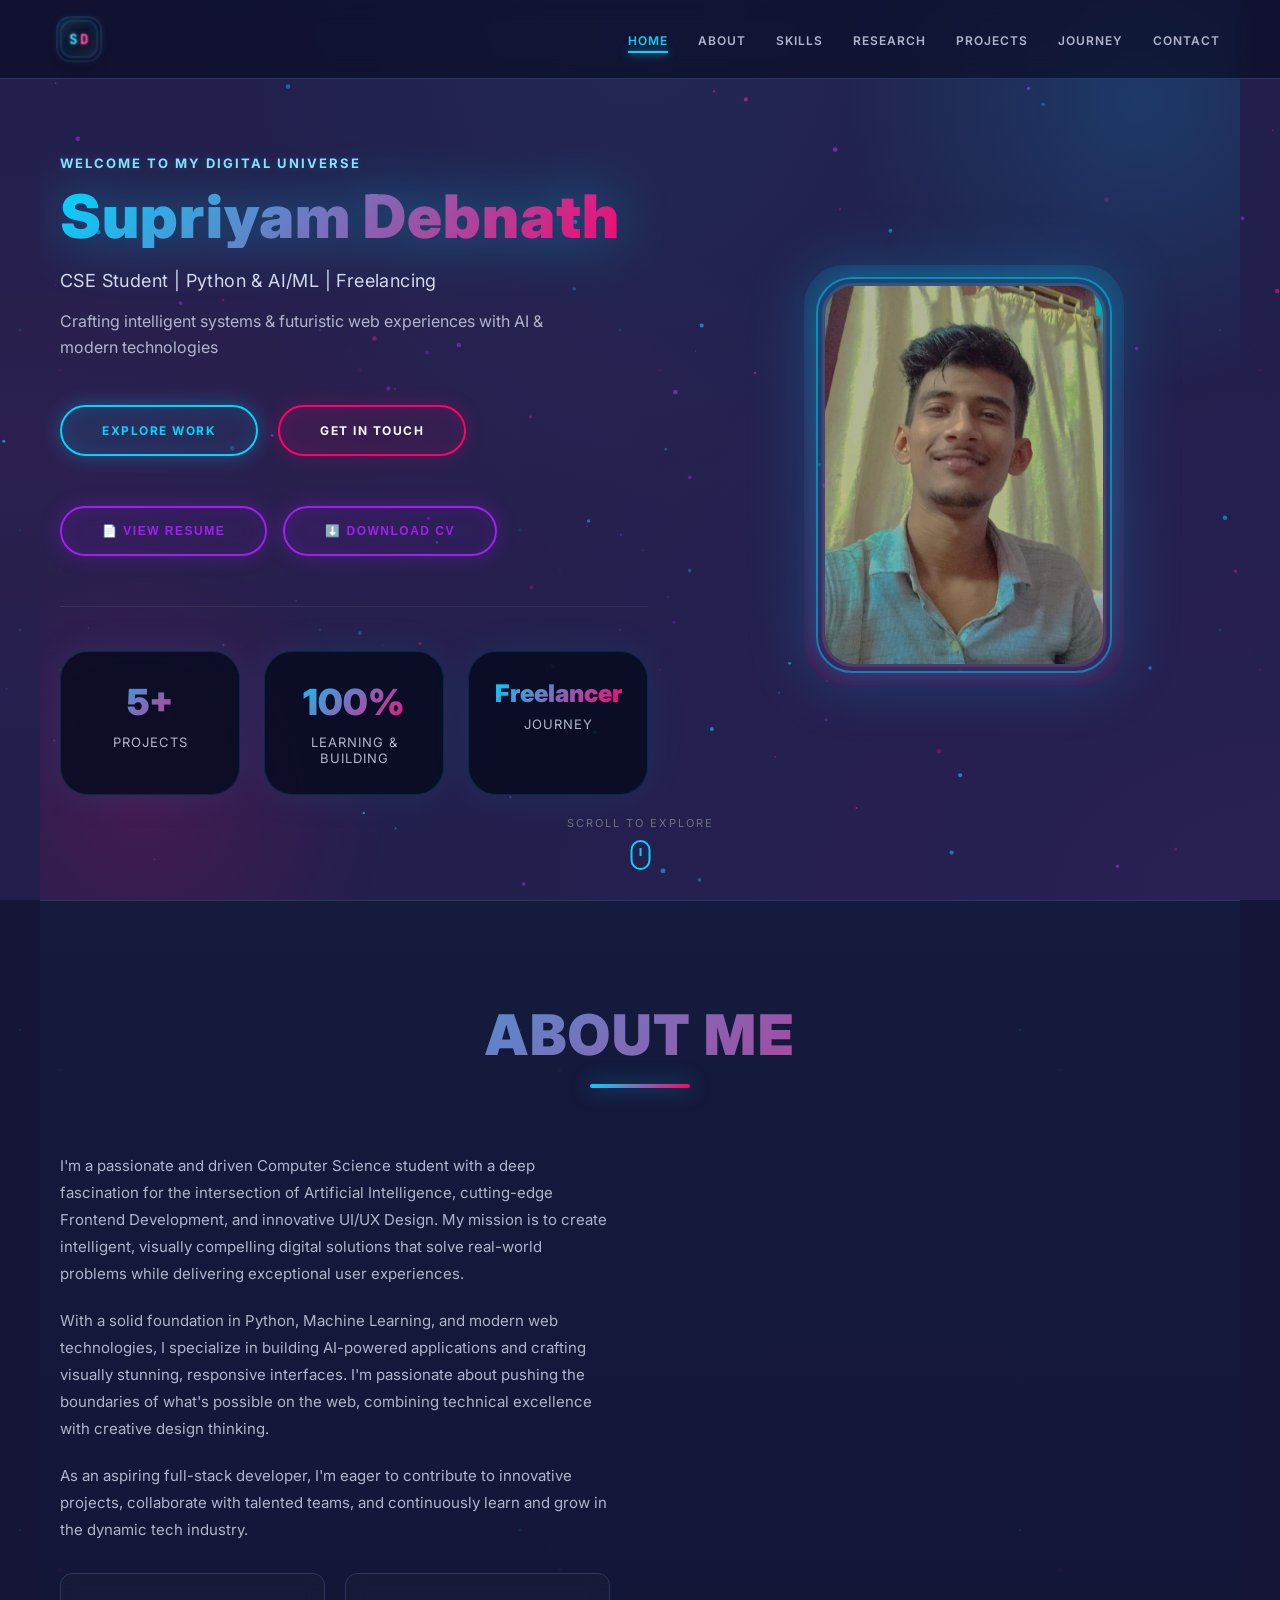
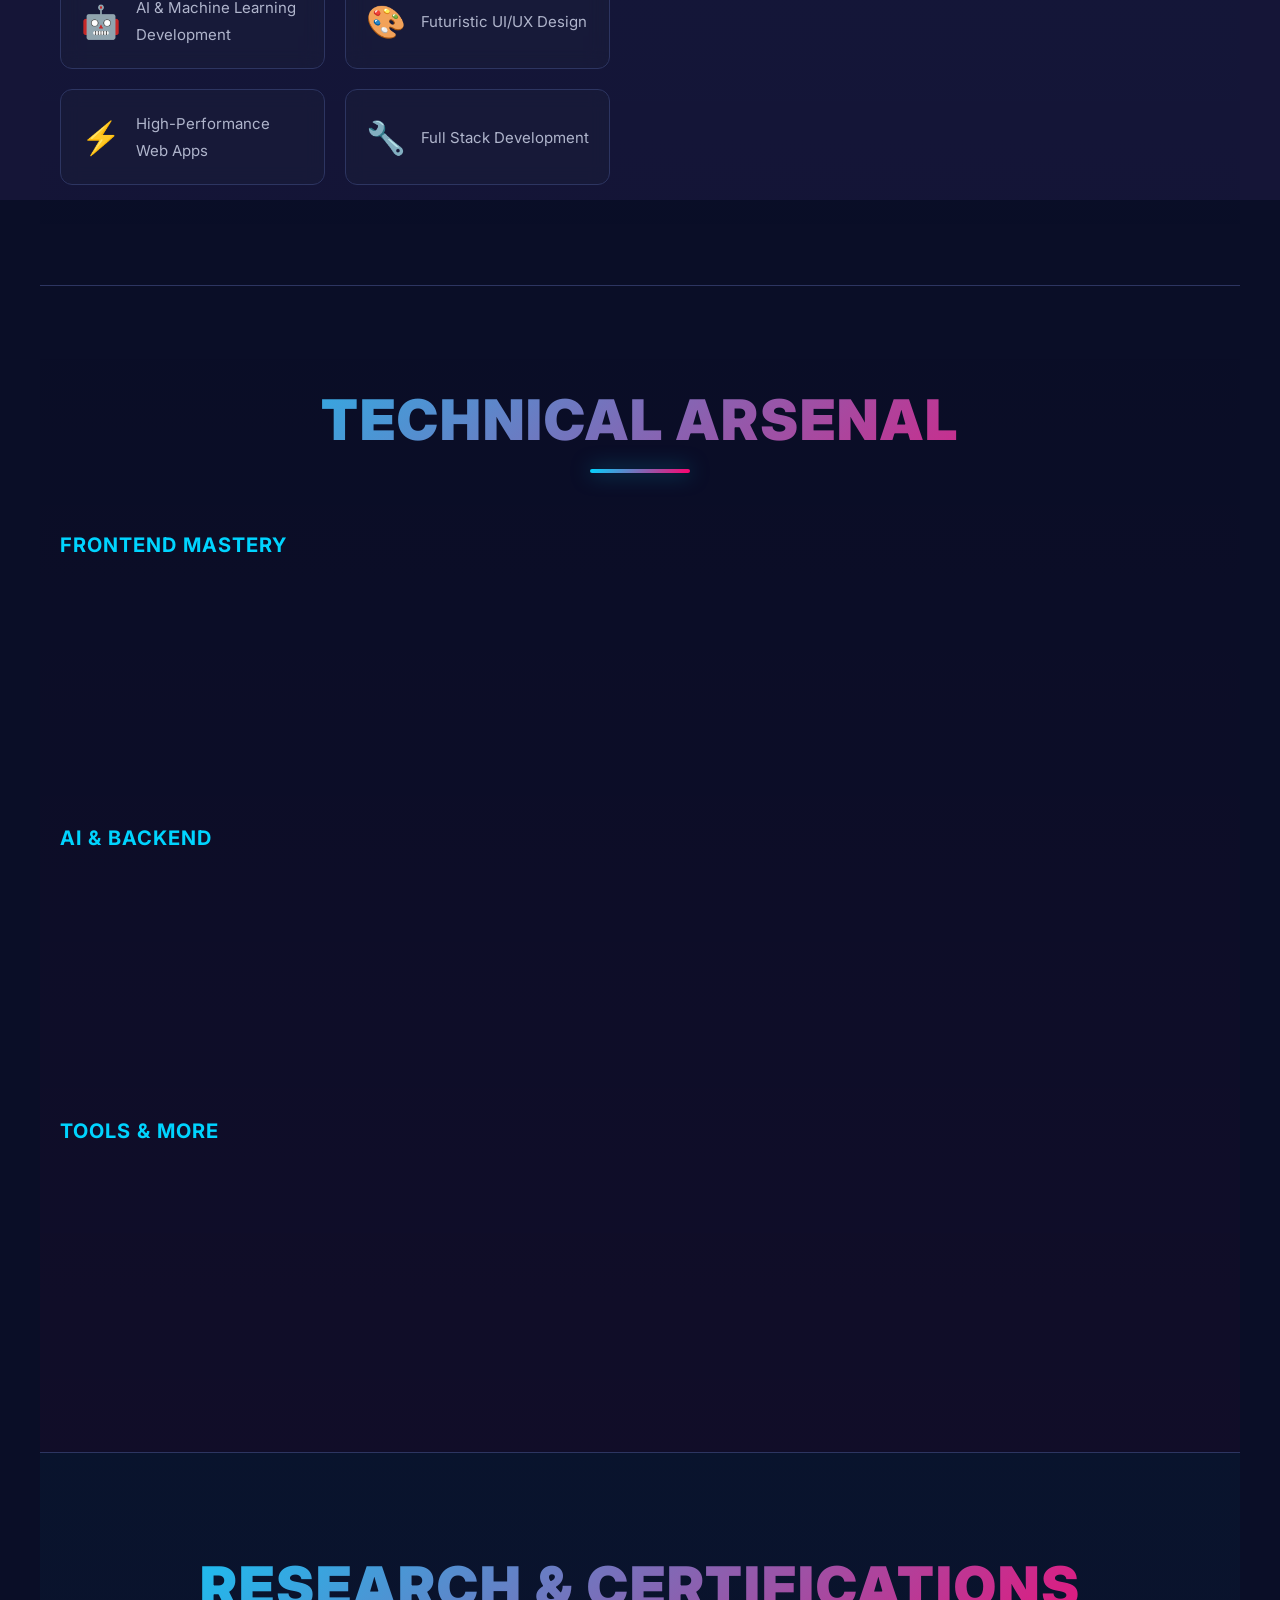
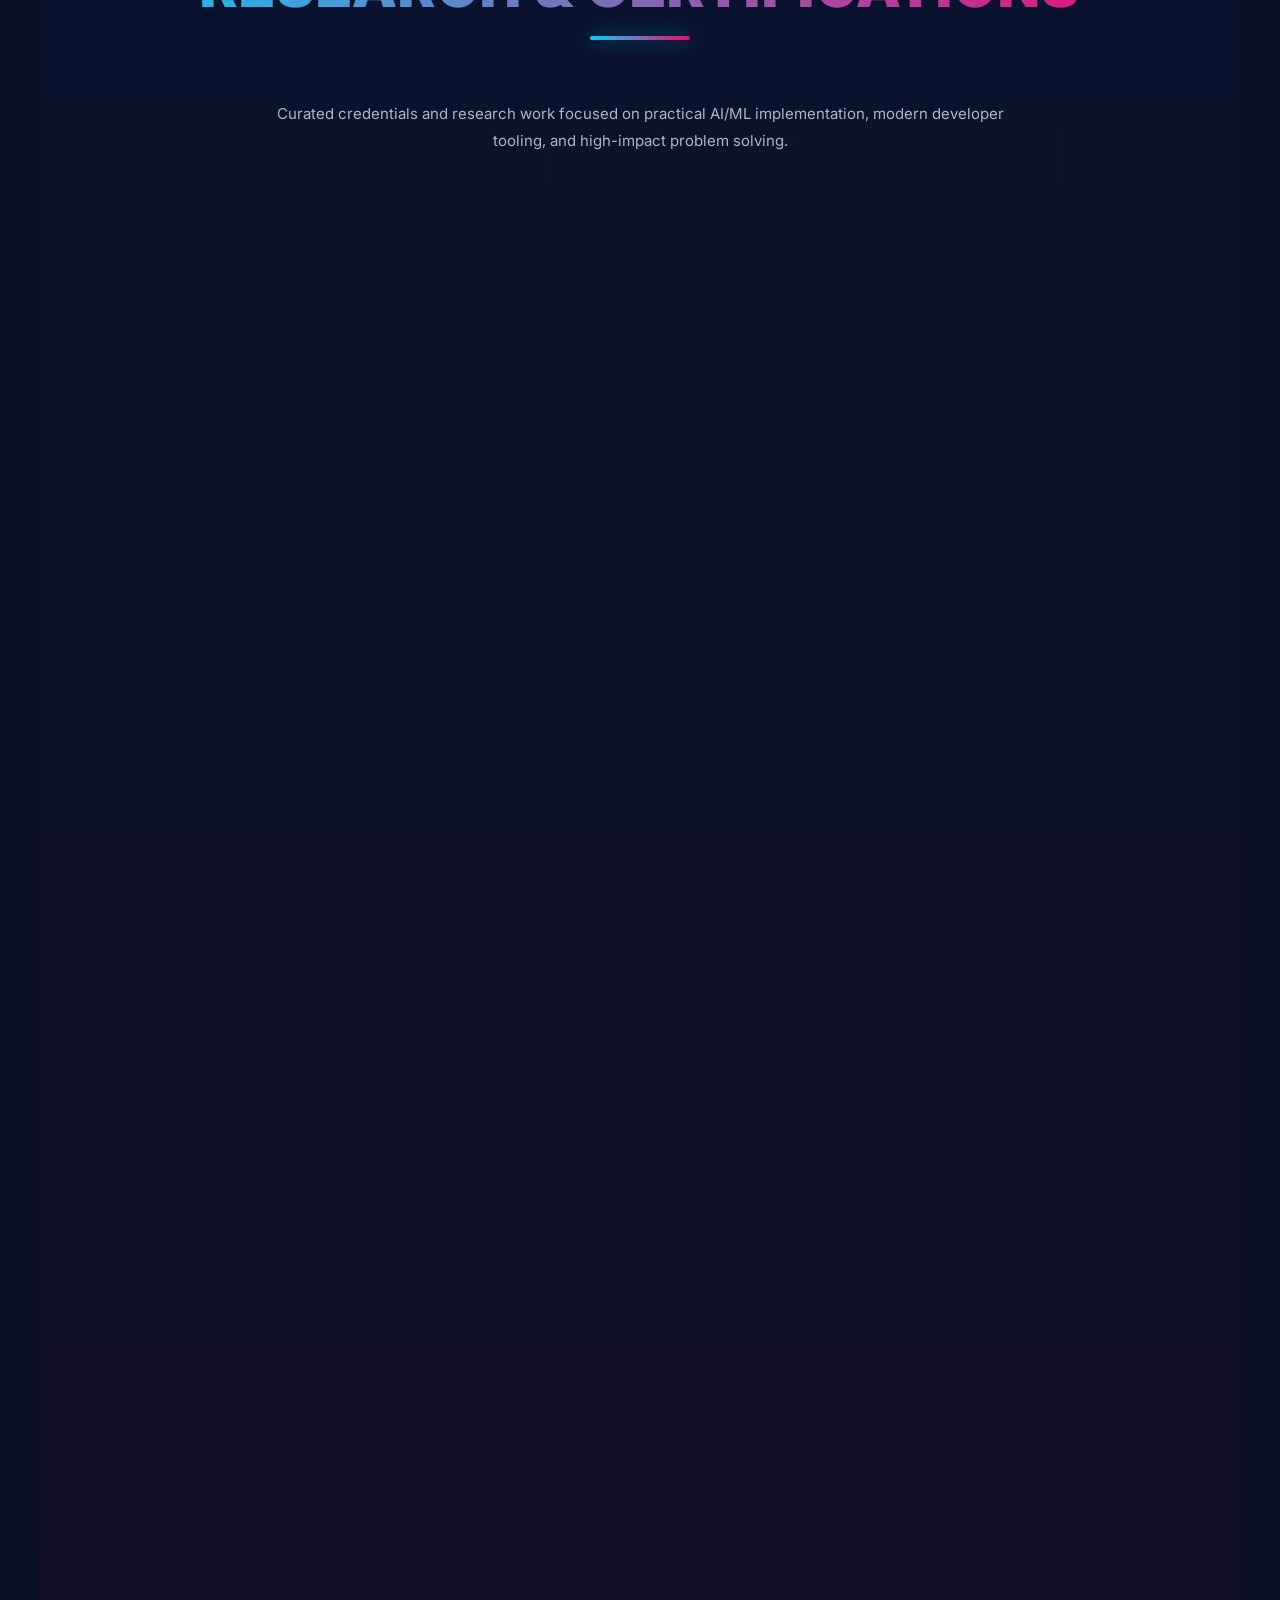
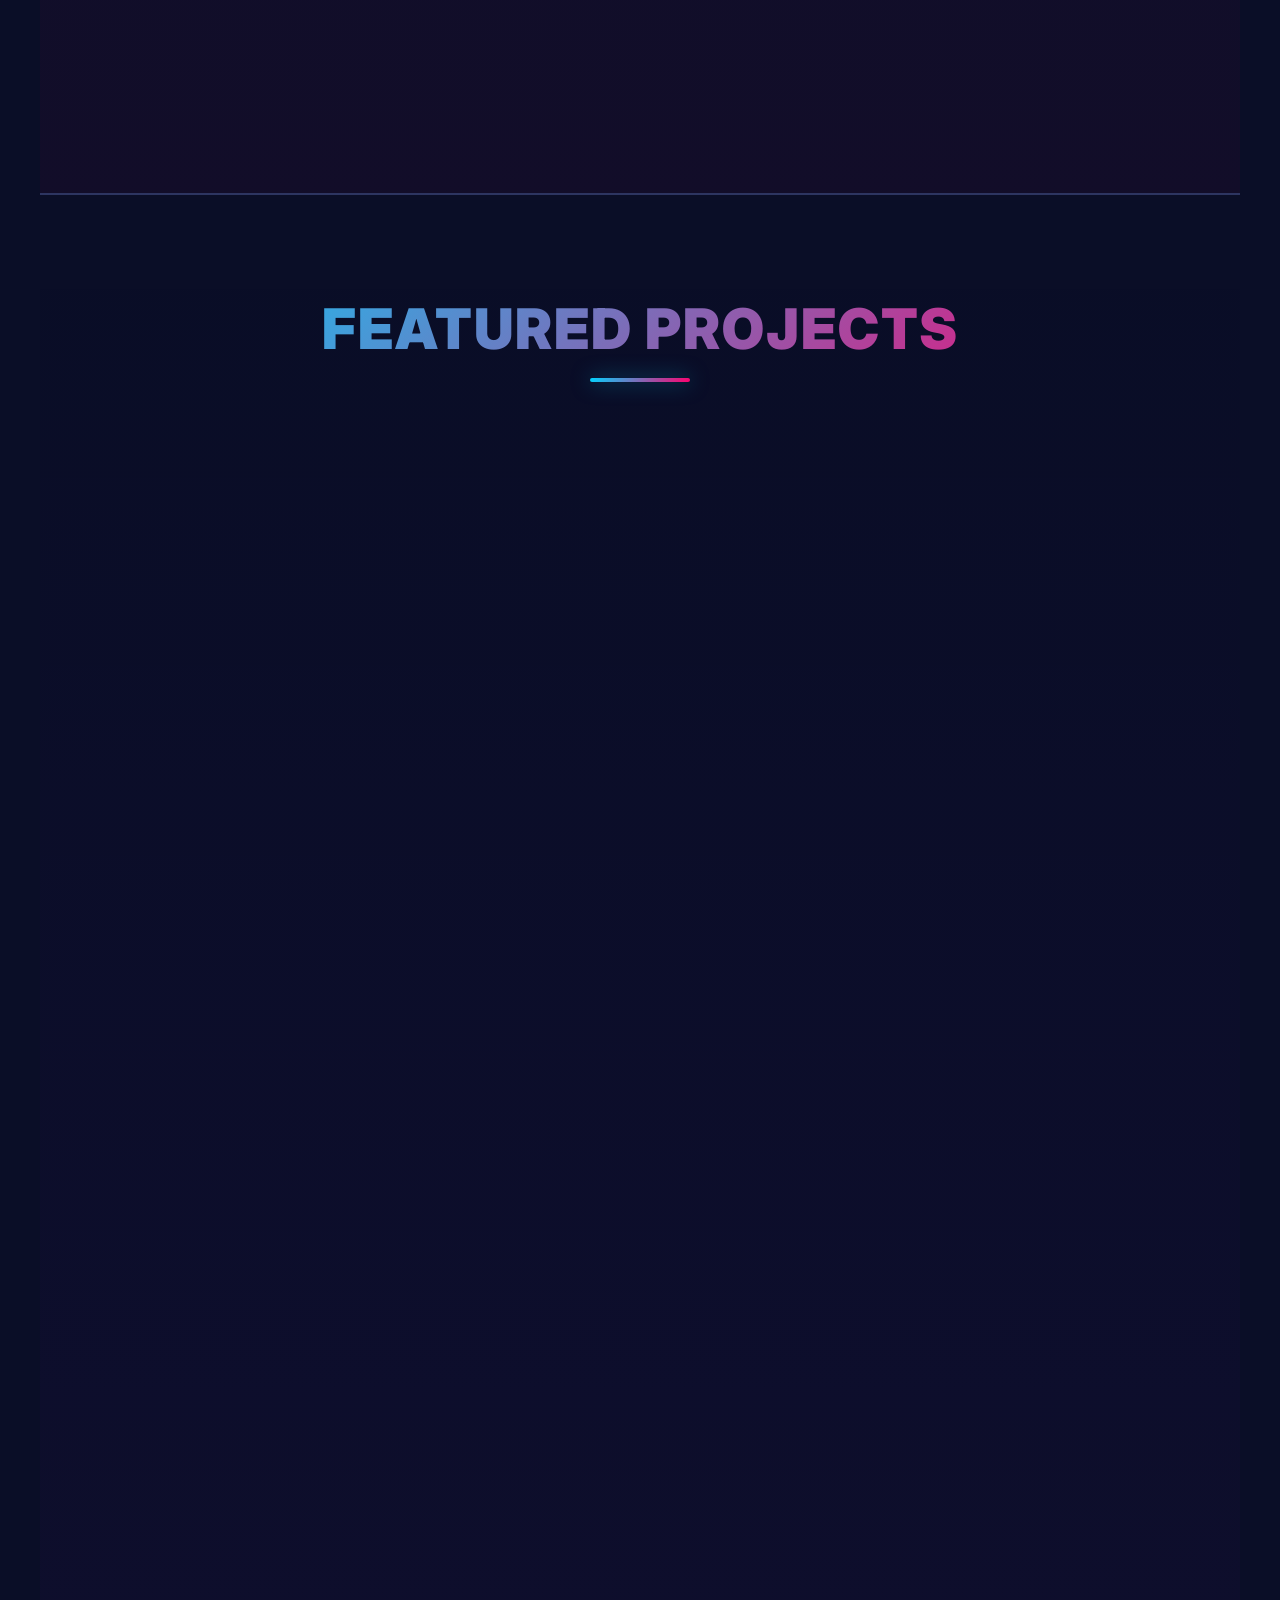
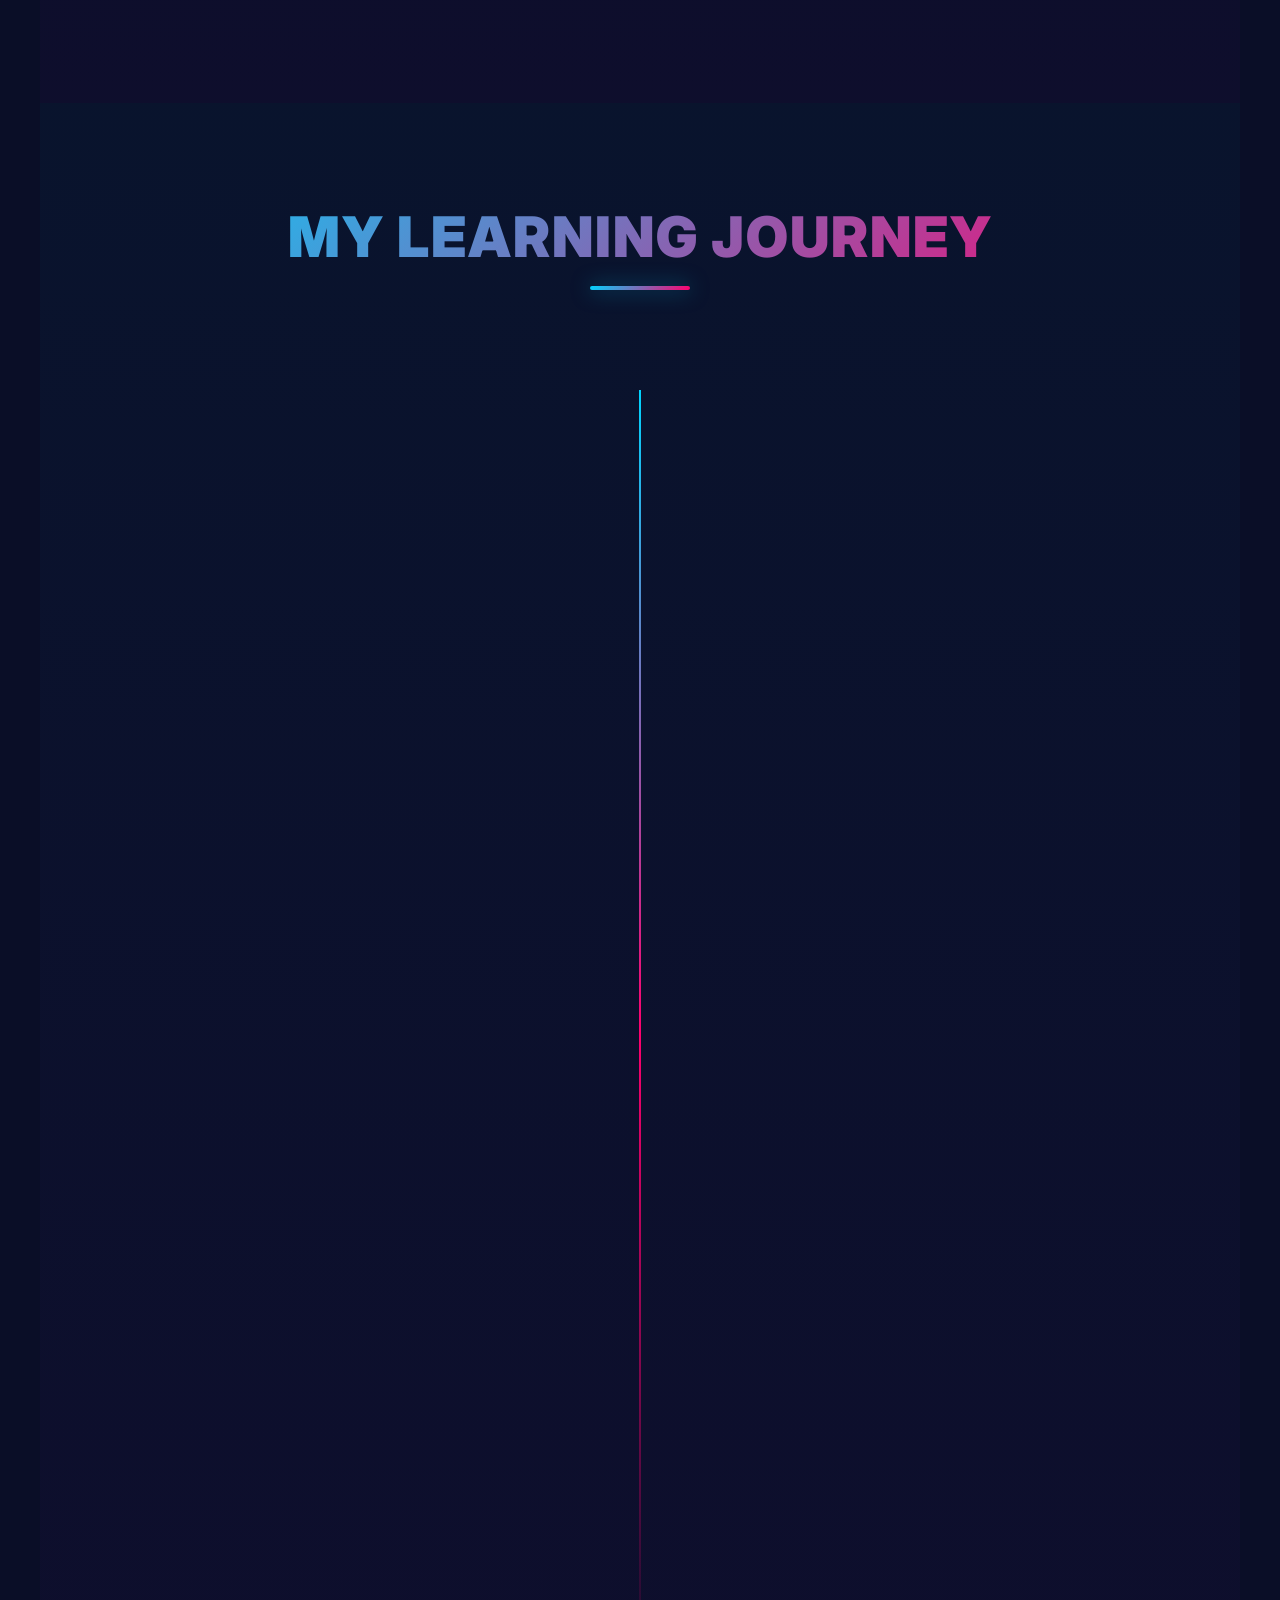
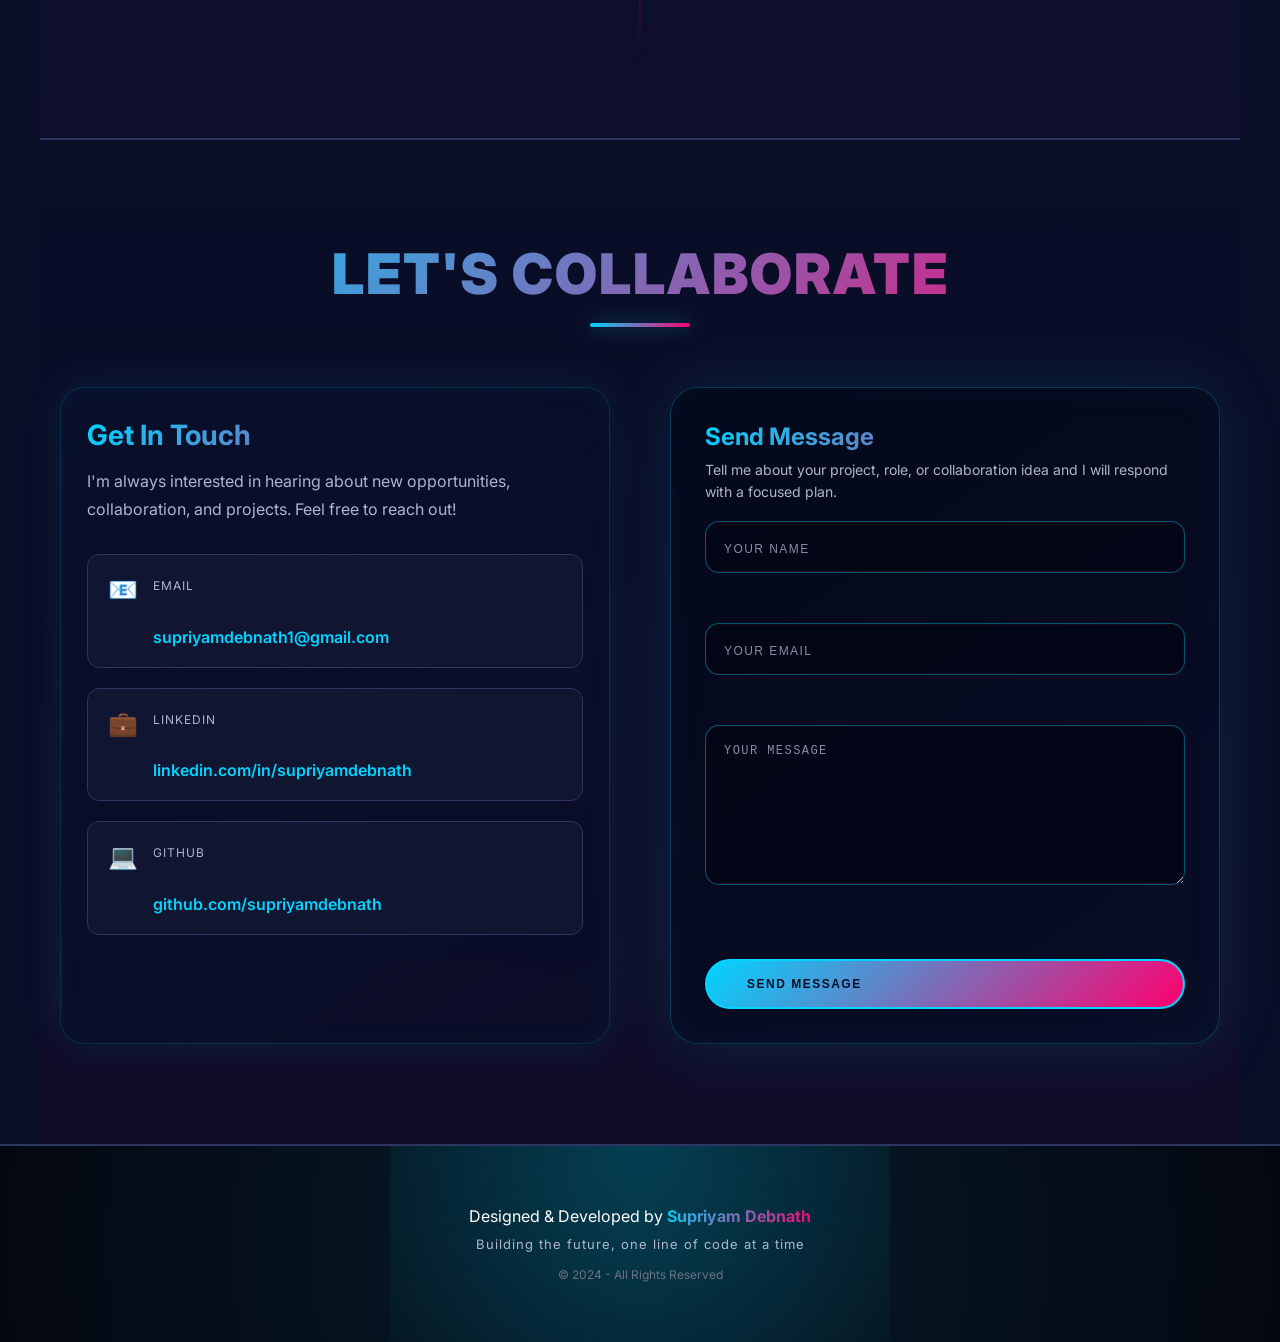
<file: index.html>
<!DOCTYPE html>
<html lang="en">
<head>
    <meta charset="UTF-8">
    <meta name="viewport" content="width=device-width, initial-scale=1.0">
    <title>Supriyam Debnath - AI & Frontend Developer Portfolio</title>

    <!-- Google Fonts for Premium Typography -->
    <link href="https://fonts.googleapis.com/css2?family=Inter:wght@300;400;500;600;700;800;900&family=Space+Mono:wght@400;700&family=JetBrains+Mono:wght@400;600&display=swap" rel="stylesheet">

    <!-- Favicon (Optional) -->
    <link rel="shortcut icon" href="data:image/svg+xml,<svg xmlns='http://www.w3.org/2000/svg' viewBox='0 0 100 100'><text y='75' font-size='75' fill='%2300d4ff'>S</text></svg>">

    <link rel="stylesheet" href="css/styles.css">
</head>
<body>
    <!-- Loading Screen -->
    <div id="loading" class="loading-screen">
        <div class="loading-content">
            <div class="loading-cube">
                <div class="cube-face"></div>
                <div class="cube-face"></div>
                <div class="cube-face"></div>
            </div>
            <p class="loading-text">INITIALIZING PORTFOLIO</p>
            <div class="loading-bar">
                <div class="loading-progress"></div>
            </div>
        </div>
    </div>

    <!-- Scroll Progress Bar -->
    <div class="scroll-progress"></div>

    <!-- Particle Background -->
    <div class="particle-bg">
        <canvas id="particleCanvas"></canvas>
    </div>

    <!-- Floating Neon Particles -->
    <div class="floating-particles"></div>

    <!-- Cursor Glow -->
    <div class="cursor-glow"></div>

    <!-- Main Navigation -->
    <nav class="navbar">
        <div class="nav-container">
            <a href="#home" class="nav-logo" aria-label="Supriyam Debnath home">
                <span class="logo-ambient"></span>
                <span class="logo-hud-rings" aria-hidden="true">
                    <span class="hud-ring hud-ring-outer"></span>
                    <span class="hud-ring hud-ring-inner"></span>
                </span>
                <span class="logo-shell">
                    <span class="logo-scanlines"></span>
                    <span class="logo-glyphs">
                        <span class="glyph-s">S</span>
                        <span class="glyph-d">D</span>
                    </span>
                </span>
            </a>

            <ul class="nav-menu">
                <li><a href="#home" class="nav-link">HOME</a></li>
                <li><a href="#about" class="nav-link">ABOUT</a></li>
                <li><a href="#skills" class="nav-link">SKILLS</a></li>
                <li><a href="#research-certifications" class="nav-link">RESEARCH</a></li>
                <li><a href="#projects" class="nav-link">PROJECTS</a></li>
                <li><a href="#journey" class="nav-link">JOURNEY</a></li>
                <li><a href="#contact" class="nav-link">CONTACT</a></li>
            </ul>

            <div class="hamburger">
                <span></span>
                <span></span>
                <span></span>
            </div>
        </div>
    </nav>

    <!-- ========== HERO SECTION ========== -->
    <section id="home" class="hero">
        <div class="hero-content">
            <div class="hero-text">
                <p class="hero-subtitle">
                    <span class="typed-text">WELCOME TO MY DIGITAL UNIVERSE</span>
                </p>
                <h1 class="hero-name">Supriyam Debnath</h1>
                <p class="hero-desc">CSE Student | Python & AI/ML | Freelancing</p>
                <p class="hero-tagline">Crafting intelligent systems & futuristic web experiences with AI & modern technologies</p>

                <div class="hero-buttons">
                    <a href="#projects" class="btn btn-primary">
                        <span>EXPLORE WORK</span>
                        <div class="btn-glow"></div>
                    </a>
                    <a href="#contact" class="btn btn-secondary">
                        <span>GET IN TOUCH</span>
                        <div class="btn-glow"></div>
                    </a>
                </div>

                <div class="hero-resume-buttons">
                    <button class="btn btn-resume" onclick="viewResume()" title="View Resume in new tab">
                        <span>📄 VIEW RESUME</span>
                        <div class="btn-glow"></div>
                    </button>
                    <button class="btn btn-download" onclick="downloadResume()" title="Download CV as PDF">
                        <span>⬇️ DOWNLOAD CV</span>
                        <div class="btn-glow"></div>
                    </button>
                </div>

                <div class="hero-stats">
                    <div class="stat">
                        <p class="stat-number">5+</p>
                        <p class="stat-label">Projects</p>
                    </div>
                    <div class="stat">
                        <p class="stat-number">100%</p>
                        <p class="stat-label">Learning & Building</p>
                    </div>
                    <div class="stat">
                        <p class="stat-number">Freelancer</p>
                        <p class="stat-label">Journey</p>
                    </div>
                </div>
            </div>

            <div class="hero-visual">
                <div class="profile-frame">
                    <img src="images/profile.jpg" alt="Portrait of Supriyam Debnath" class="profile-photo" onerror="this.style.display='none'; this.parentNode.querySelector('.profile-placeholder').style.display='flex';">
                    <div class="profile-placeholder">
                        <span>Add Professional Photo</span>
                    </div>
                    <div class="profile-ring"></div>
                </div>
            </div>
        </div>

        <div class="scroll-indicator">
            <span>SCROLL TO EXPLORE</span>
            <div class="mouse-wheel"></div>
        </div>
    </section>

    <!-- ========== ABOUT SECTION ========== -->
    <section id="about" class="about">
        <div class="section-header">
            <h2 class="section-title">ABOUT ME</h2>
            <div class="title-underline"></div>
        </div>

        <div class="about-container">
            <div class="about-text">
                <p>
                    I'm a passionate and driven Computer Science student with a deep fascination for the intersection of Artificial Intelligence,
                    cutting-edge Frontend Development, and innovative UI/UX Design. My mission is to create intelligent, visually compelling
                    digital solutions that solve real-world problems while delivering exceptional user experiences.
                </p>
                <p>
                    With a solid foundation in Python, Machine Learning, and modern web technologies, I specialize in building
                    AI-powered applications and crafting visually stunning, responsive interfaces. I'm passionate about pushing the boundaries
                    of what's possible on the web, combining technical excellence with creative design thinking.
                </p>
                <p>
                    As an aspiring full-stack developer, I'm eager to contribute to innovative projects, collaborate with talented teams,
                    and continuously learn and grow in the dynamic tech industry.
                </p>

                <div class="about-highlights">
                    <div class="highlight">
                        <span class="highlight-icon">🤖</span>
                        <p>AI & Machine Learning Development</p>
                    </div>
                    <div class="highlight">
                        <span class="highlight-icon">🎨</span>
                        <p>Futuristic UI/UX Design</p>
                    </div>
                    <div class="highlight">
                        <span class="highlight-icon">⚡</span>
                        <p>High-Performance Web Apps</p>
                    </div>
                    <div class="highlight">
                        <span class="highlight-icon">🔧</span>
                        <p>Full Stack Development</p>
                    </div>
                </div>
            </div>

            <div class="about-visual">
                <div class="about-card">
                    <div class="card-glow"></div>
                    <div class="card-content">
                        <p class="about-stat">4+</p>
                        <p class="about-stat-label">Years Learning & Building</p>
                    </div>
                </div>
                <div class="about-card">
                    <div class="card-glow"></div>
                    <div class="card-content">
                        <p class="about-stat">CSE</p>
                        <p class="about-stat-label">Engineering Student</p>
                    </div>
                </div>
                <div class="about-card">
                    <div class="card-glow"></div>
                    <div class="card-content">
                        <p class="about-stat">∞</p>
                        <p class="about-stat-label">Growth Mindset</p>
                    </div>
                </div>
            </div>
        </div>
    </section>

    <!-- ========== SKILLS SECTION ========== -->
    <section id="skills" class="skills">
        <div class="section-header">
            <h2 class="section-title">TECHNICAL ARSENAL</h2>
            <div class="title-underline"></div>
        </div>

        <div class="skills-container">
            <!-- Frontend Skills -->
            <div class="skill-category">
                <h3 class="category-title">Frontend Mastery</h3>
                <div class="skill-cards">
                    <div class="skill-card">
                        <div class="skill-icon">
                            <svg viewBox="0 0 100 100" xmlns="http://www.w3.org/2000/svg">
                                <text x="50" y="70" text-anchor="middle" font-size="60" fill="currentColor" font-weight="bold">H</text>
                            </svg>
                        </div>
                        <h4>HTML5</h4>
                        <p>Semantic markup</p>
                    </div>
                    <div class="skill-card">
                        <div class="skill-icon">
                            <svg viewBox="0 0 100 100" xmlns="http://www.w3.org/2000/svg">
                                <text x="50" y="70" text-anchor="middle" font-size="60" fill="currentColor" font-weight="bold">C</text>
                            </svg>
                        </div>
                        <h4>CSS3</h4>
                        <p>Animations & Design</p>
                    </div>
                    <div class="skill-card">
                        <div class="skill-icon">
                            <svg viewBox="0 0 100 100" xmlns="http://www.w3.org/2000/svg">
                                <text x="50" y="70" text-anchor="middle" font-size="60" fill="currentColor" font-weight="bold">J</text>
                            </svg>
                        </div>
                        <h4>JavaScript</h4>
                        <p>Interactivity</p>
                    </div>
                </div>
            </div>

            <!-- Backend & AI Skills -->
            <div class="skill-category">
                <h3 class="category-title">AI & Backend</h3>
                <div class="skill-cards">
                    <div class="skill-card">
                        <div class="skill-icon">
                            <svg viewBox="0 0 100 100" xmlns="http://www.w3.org/2000/svg">
                                <text x="50" y="70" text-anchor="middle" font-size="60" fill="currentColor" font-weight="bold">P</text>
                            </svg>
                        </div>
                        <h4>Python</h4>
                        <p>AI & Automation</p>
                    </div>
                    <div class="skill-card">
                        <div class="skill-icon">
                            <svg viewBox="0 0 100 100" xmlns="http://www.w3.org/2000/svg">
                                <text x="50" y="70" text-anchor="middle" font-size="50" fill="currentColor" font-weight="bold">F</text>
                            </svg>
                        </div>
                        <h4>Flask</h4>
                        <p>Web Framework</p>
                    </div>
                    <div class="skill-card">
                        <div class="skill-icon">
                            <svg viewBox="0 0 100 100" xmlns="http://www.w3.org/2000/svg">
                                <text x="50" y="70" text-anchor="middle" font-size="50" fill="currentColor" font-weight="bold">CV</text>
                            </svg>
                        </div>
                        <h4>OpenCV</h4>
                        <p>Computer Vision</p>
                    </div>
                </div>
            </div>

            <!-- Tools & Design -->
            <div class="skill-category">
                <h3 class="category-title">Tools & More</h3>
                <div class="skill-cards">
                    <div class="skill-card">
                        <div class="skill-icon">
                            <svg viewBox="0 0 100 100" xmlns="http://www.w3.org/2000/svg">
                                <text x="50" y="70" text-anchor="middle" font-size="50" fill="currentColor" font-weight="bold">Git</text>
                            </svg>
                        </div>
                        <h4>Git & GitHub</h4>
                        <p>Version Control</p>
                    </div>
                    <div class="skill-card">
                        <div class="skill-icon">
                            <svg viewBox="0 0 100 100" xmlns="http://www.w3.org/2000/svg">
                                <text x="50" y="70" text-anchor="middle" font-size="50" fill="currentColor" font-weight="bold">UI</text>
                            </svg>
                        </div>
                        <h4>UI/UX Design</h4>
                        <p>User Experience</p>
                    </div>
                    <div class="skill-card">
                        <div class="skill-icon">
                            <svg viewBox="0 0 100 100" xmlns="http://www.w3.org/2000/svg">
                                <text x="50" y="70" text-anchor="middle" font-size="50" fill="currentColor" font-weight="bold">AI</text>
                            </svg>
                        </div>
                        <h4>AI Tools</h4>
                        <p>Machine Learning</p>
                    </div>
                </div>
            </div>
        </div>
    </section>

    <!-- ========== RESEARCH & CERTIFICATIONS SECTION ========== -->
    <section id="research-certifications" class="research-certifications">
        <div class="section-header">
            <h2 class="section-title">RESEARCH & CERTIFICATIONS</h2>
            <div class="title-underline"></div>
        </div>

        <p class="section-intro">
            Curated credentials and research work focused on practical AI/ML implementation, modern developer tooling, and high-impact problem solving.
        </p>

        <div class="rc-layout">
            <article class="rc-column">
                <div class="rc-column-head">
                    <p class="rc-kicker">Professional Credentials</p>
                    <h3>Certifications</h3>
                </div>

                <div class="rc-grid">
                    <a href="cert-practical-github-actions.html" class="rc-card certification-card">
                        <div class="rc-card-head">
                            <span class="rc-chip">CERTIFICATION</span>
                            <span class="rc-status verified">VERIFIED</span>
                        </div>
                        <h4>Practical GitHub Actions</h4>
                        <p>Hands-on CI/CD automation with reusable workflows, quality gates, and release discipline.</p>
                        <div class="rc-meta">
                            <span>Platform: LinkedIn Learning</span>
                            <span>Issued: Dec 2025</span>
                        </div>
                        <div class="rc-tags">
                            <span>GitHub Actions</span>
                            <span>CI/CD</span>
                            <span>DevOps</span>
                        </div>
                        <span class="rc-open">OPEN DETAIL PAGE</span>
                    </a>

                    <a href="cert-azure-ai-essentials.html" class="rc-card certification-card">
                        <div class="rc-card-head">
                            <span class="rc-chip">CERTIFICATION</span>
                            <span class="rc-status verified">VERIFIED</span>
                        </div>
                        <h4>Microsoft Azure AI Essentials Professional Certificate</h4>
                        <p>Cloud AI fundamentals for responsible model deployment, cognitive services, and scalable AI workflows.</p>
                        <div class="rc-meta">
                            <span>Platform: Microsoft & LinkedIn Learning</span>
                            <span>Issued: Dec 2025</span>
                        </div>
                        <div class="rc-tags">
                            <span>Azure AI</span>
                            <span>Cloud</span>
                            <span>MLOps</span>
                        </div>
                        <span class="rc-open">OPEN DETAIL PAGE</span>
                    </a>

                    <a href="cert-generative-ai.html" class="rc-card certification-card">
                        <div class="rc-card-head">
                            <span class="rc-chip">CERTIFICATION</span>
                            <span class="rc-status verified">VERIFIED</span>
                        </div>
                        <h4>Generative AI</h4>
                        <p>Core GenAI concepts, prompting strategies, and practical implementation patterns for modern AI products.</p>
                        <div class="rc-meta">
                            <span>Platform: LinkedIn Learning</span>
                            <span>Issued: Nov 2025</span>
                        </div>
                        <div class="rc-tags">
                            <span>Generative AI</span>
                            <span>Prompting</span>
                            <span>LLM Basics</span>
                        </div>
                        <span class="rc-open">OPEN DETAIL PAGE</span>
                    </a>

                    <a href="cert-intro-cloud-computing.html" class="rc-card certification-card">
                        <div class="rc-card-head">
                            <span class="rc-chip">CERTIFICATION</span>
                            <span class="rc-status pending">PLACEHOLDER</span>
                        </div>
                        <h4>Introduction to Cloud Computing</h4>
                        <p>Foundation credential focused on cloud architecture, service models, and production-ready deployment principles.</p>
                        <div class="rc-meta">
                            <span>Platform: Professional Training Certification</span>
                            <span>Issued: In Progress</span>
                        </div>
                        <div class="rc-tags">
                            <span>Cloud Foundations</span>
                            <span>IaaS/PaaS/SaaS</span>
                            <span>Scalability</span>
                        </div>
                        <span class="rc-open">OPEN DETAIL PAGE</span>
                    </a>

                    <a href="cert-python-data-science.html" class="rc-card certification-card">
                        <div class="rc-card-head">
                            <span class="rc-chip">CERTIFICATION</span>
                            <span class="rc-status verified">VERIFIED</span>
                        </div>
                        <h4>Python for Data Science</h4>
                        <p>Data-driven Python workflow with analytics tooling, visualization mindset, and model-ready preprocessing steps.</p>
                        <div class="rc-meta">
                            <span>Platform: Credly</span>
                            <span>Issued: Nov 2025</span>
                        </div>
                        <div class="rc-tags">
                            <span>Python</span>
                            <span>Data Science</span>
                            <span>Analytics</span>
                        </div>
                        <span class="rc-open">OPEN DETAIL PAGE</span>
                    </a>
                </div>
            </article>

            <article class="rc-column">
                <div class="rc-column-head">
                    <p class="rc-kicker">Innovation Track</p>
                    <h3>Research Papers</h3>
                </div>

                <div class="rc-grid">
                    <a href="research-cardiovascular-ai.html" class="rc-card research-card">
                        <div class="rc-card-head">
                            <span class="rc-chip">RESEARCH</span>
                            <span class="rc-status patented">CERTIFIED & PATENTED</span>
                        </div>
                        <h4>AI-Based Diagnostic and Predictive Apparatus for Cardiovascular Disease Detection and Treatment</h4>
                        <p>Predictive AI pipeline for early cardiovascular risk stratification and assistive treatment recommendation pathways.</p>
                        <div class="rc-meta">
                            <span>Domain: Healthcare AI</span>
                            <span>Stage: Innovation Protection</span>
                        </div>
                        <div class="rc-tags">
                            <span>Predictive AI</span>
                            <span>Medical Data</span>
                            <span>Clinical Decision Support</span>
                        </div>
                        <span class="rc-open">OPEN DETAIL PAGE</span>
                    </a>

                    <a href="research-vision-assistive-ai.html" class="rc-card research-card">
                        <div class="rc-card-head">
                            <span class="rc-chip">RESEARCH</span>
                            <span class="rc-status communicated">COMMUNICATED</span>
                        </div>
                        <h4>Computer Vision-Based AI System for Assisting Visually Impaired Individuals</h4>
                        <p>Assistive perception framework using scene understanding, hazard detection, and contextual voice guidance.</p>
                        <div class="rc-meta">
                            <span>Domain: Assistive AI</span>
                            <span>Stage: Communicated</span>
                        </div>
                        <div class="rc-tags">
                            <span>Computer Vision</span>
                            <span>Accessibility</span>
                            <span>Real-Time Inference</span>
                        </div>
                        <span class="rc-open">OPEN DETAIL PAGE</span>
                    </a>

                    <a href="research-attendance-face-ai.html" class="rc-card research-card">
                        <div class="rc-card-head">
                            <span class="rc-chip">RESEARCH</span>
                            <span class="rc-status communicated">COMMUNICATED</span>
                        </div>
                        <h4>AI Based Attendance System Using Face Recognition</h4>
                        <p>Identity-aware attendance intelligence combining face embeddings, anti-duplication logic, and audit-ready records.</p>
                        <div class="rc-meta">
                            <span>Domain: Applied Computer Vision</span>
                            <span>Stage: Communicated</span>
                        </div>
                        <div class="rc-tags">
                            <span>Face Recognition</span>
                            <span>OpenCV</span>
                            <span>Automation</span>
                        </div>
                        <span class="rc-open">OPEN DETAIL PAGE</span>
                    </a>
                </div>
            </article>
        </div>
    </section>

    <!-- ========== PROJECTS SECTION ========== -->
    <section id="projects" class="projects">
        <div class="section-header">
            <h2 class="section-title">FEATURED PROJECTS</h2>
            <div class="title-underline"></div>
        </div>

        <div class="projects-grid">
            <!-- Project 1 -->
            <div class="project-card" onclick="window.location.href='project1.html'">
                <div class="project-image">
                    <div class="project-number">01</div>
                    <div class="project-overlay"></div>
                </div>
                <div class="project-content">
                    <h3>AI Attendance System</h3>
                    <p>Advanced face recognition-based attendance tracking system built with Python and OpenCV. Features real-time face detection, automated attendance logging, and comprehensive admin dashboard for educational institutions.</p>
                    <div class="project-tags">
                        <span class="tag">Python</span>
                        <span class="tag">OpenCV</span>
                        <span class="tag">Face Recognition</span>
                        <span class="tag">AI</span>
                    </div>
                    <div class="project-buttons">
                        <a href="project1.html" class="project-btn" onclick="event.stopPropagation()">VIEW PROJECT</a>
                    </div>
                </div>
            </div>

            <!-- Project 2 -->
            <div class="project-card" onclick="window.location.href='project2.html'">
                <div class="project-image">
                    <div class="project-number">02</div>
                    <div class="project-overlay"></div>
                </div>
                <div class="project-content">
                    <h3>Futuristic Portfolio</h3>
                    <p>Premium gaming-style developer portfolio featuring glassmorphism design, particle animations, and advanced CSS effects. Built with modern web technologies for maximum visual impact and professional presentation.</p>
                    <div class="project-tags">
                        <span class="tag">HTML5</span>
                        <span class="tag">CSS3</span>
                        <span class="tag">JavaScript</span>
                        <span class="tag">Animation</span>
                    </div>
                    <div class="project-buttons">
                        <a href="project2.html" class="project-btn" onclick="event.stopPropagation()">VIEW PROJECT</a>
                    </div>
                </div>
            </div>

            <!-- Project 3 -->
            <div class="project-card" onclick="window.location.href='project3.html'">
                <div class="project-image">
                    <div class="project-number">03</div>
                    <div class="project-overlay"></div>
                </div>
                <div class="project-content">
                    <h3>Smart Dashboard UI</h3>
                    <p>Modern analytics dashboard with real-time data visualization, interactive charts, and responsive design. Features glassmorphism UI, smooth animations, and comprehensive data management interface.</p>
                    <div class="project-tags">
                        <span class="tag">React</span>
                        <span class="tag">Charts.js</span>
                        <span class="tag">UI Design</span>
                        <span class="tag">Responsive</span>
                    </div>
                    <div class="project-buttons">
                        <a href="project3.html" class="project-btn" onclick="event.stopPropagation()">VIEW PROJECT</a>
                    </div>
                </div>
            </div>

            <!-- Project 4 -->
            <div class="project-card" onclick="window.location.href='project4.html'">
                <div class="project-image">
                    <div class="project-number">04</div>
                    <div class="project-overlay"></div>
                </div>
                <div class="project-content">
                    <h3>AI Web Applications</h3>
                    <p>Collection of AI-powered web applications featuring chatbots, ML model integration, and data processing tools. Built with Flask backend and modern frontend technologies for scalable AI solutions.</p>
                    <div class="project-tags">
                        <span class="tag">Flask</span>
                        <span class="tag">Python</span>
                        <span class="tag">ML</span>
                        <span class="tag">Full Stack</span>
                    </div>
                    <div class="project-buttons">
                        <a href="project4.html" class="project-btn" onclick="event.stopPropagation()">VIEW PROJECT</a>
                    </div>
                </div>
            </div>
        </div>
    </section>

    <!-- ========== LEARNING JOURNEY SECTION ========== -->
    <section id="journey" class="journey">
        <div class="section-header">
            <h2 class="section-title">MY LEARNING JOURNEY</h2>
            <div class="title-underline"></div>
        </div>

        <div class="timeline">
            <div class="timeline-item">
                <div class="timeline-marker">
                    <div class="marker-dot"></div>
                    <div class="marker-glow"></div>
                </div>
                <div class="timeline-content">
                    <h3>Foundation Year</h3>
                    <p class="timeline-date">Year 1</p>
                    <p>Started with Python fundamentals, learned programming basics, data structures, and algorithms. Developed problem-solving mindset and coding discipline.</p>
                </div>
            </div>

            <div class="timeline-item">
                <div class="timeline-marker">
                    <div class="marker-dot"></div>
                    <div class="marker-glow"></div>
                </div>
                <div class="timeline-content">
                    <h3>Frontend Development</h3>
                    <p class="timeline-date">Year 2</p>
                    <p>Mastered HTML5, CSS3, and JavaScript. Created responsive websites, learned modern UI frameworks, and built interactive web experiences with animations.</p>
                </div>
            </div>

            <div class="timeline-item">
                <div class="timeline-marker">
                    <div class="marker-dot"></div>
                    <div class="marker-glow"></div>
                </div>
                <div class="timeline-content">
                    <h3>AI & Machine Learning</h3>
                    <p class="timeline-date">Year 3</p>
                    <p>Explored AI, ML libraries, OpenCV for computer vision, and neural networks. Built intelligent systems and face recognition applications. Started AI project building.</p>
                </div>
            </div>

            <div class="timeline-item">
                <div class="timeline-marker">
                    <div class="marker-dot"></div>
                    <div class="marker-glow"></div>
                </div>
                <div class="timeline-content">
                    <h3>Open Source & Collaboration</h3>
                    <p class="timeline-date">Current</p>
                    <p>Contributing to open source projects, mastering Git/GitHub, collaborating with developers, and building full-stack applications combining AI with modern web technologies.</p>
                </div>
            </div>

            <div class="timeline-item">
                <div class="timeline-marker">
                    <div class="marker-dot"></div>
                    <div class="marker-glow"></div>
                </div>
                <div class="timeline-content">
                    <h3>Future Vision</h3>
                    <p class="timeline-date">Next</p>
                    <p>Building AI-powered web applications, advancing in deep learning, creating innovative products that solve real-world problems, and pushing the boundaries of technology.</p>
                </div>
            </div>
        </div>
    </section>

    <!-- ========== CONTACT SECTION ========== -->
    <section id="contact" class="contact">
        <div class="section-header">
            <h2 class="section-title">LET'S COLLABORATE</h2>
            <div class="title-underline"></div>
        </div>

        <div class="contact-container">
            <div class="contact-info">
                <h3>Get In Touch</h3>
                <p>I'm always interested in hearing about new opportunities, collaboration, and projects. Feel free to reach out!</p>

                <div class="contact-methods">
                    <div class="contact-method">
                        <span class="method-icon">📧</span>
                        <div>
                            <p class="method-label">Email</p>
                            <a href="mailto:supriyamdebnath1@gmail.com">supriyamdebnath1@gmail.com</a>
                        </div>
                    </div>
                    <div class="contact-method">
                        <span class="method-icon">💼</span>
                        <div>
                            <p class="method-label">LinkedIn</p>
                            <a href="https://linkedin.com/in/supriyamdebnath" target="_blank">linkedin.com/in/supriyamdebnath</a>
                        </div>
                    </div>
                    <div class="contact-method">
                        <span class="method-icon">💻</span>
                        <div>
                            <p class="method-label">GitHub</p>
                            <a href="https://github.com/supriyamdebnath" target="_blank">github.com/supriyamdebnath</a>
                        </div>
                    </div>
                </div>
            </div>

            <form class="contact-form" id="contactForm" action="https://formspree.io/f/xbdwvrjl" method="POST" novalidate>
                <div class="contact-form-head">
                    <h3>Send Message</h3>
                    <p>Tell me about your project, role, or collaboration idea and I will respond with a focused plan.</p>
                </div>
                <div class="form-group">
                    <input type="text" id="name" name="name" placeholder="YOUR NAME" required>
                    <span class="form-focus"></span>
                    <span class="form-error" aria-live="polite"></span>
                </div>
                <div class="form-group">
                    <input type="email" id="email" name="email" placeholder="YOUR EMAIL" required>
                    <span class="form-focus"></span>
                    <span class="form-error" aria-live="polite"></span>
                </div>
                <div class="form-group">
                    <textarea id="message" name="message" placeholder="YOUR MESSAGE" rows="5" required></textarea>
                    <span class="form-focus"></span>
                    <span class="form-error" aria-live="polite"></span>
                </div>
                <button type="submit" class="btn btn-submit" id="sendMessageBtn">
                    <span class="btn-label">SEND MESSAGE</span>
                    <div class="btn-glow"></div>
                </button>
                <p class="form-message" id="formMessage"></p>
            </form>
        </div>
    </section>

    <div class="neon-notifications" id="neonNotifications" aria-live="polite" aria-atomic="true"></div>

    <!-- ========== FOOTER ========== -->
    <footer class="footer">
        <div class="footer-content">
            <p class="footer-text">
                Designed & Developed by <span class="gradient-text">Supriyam Debnath</span>
            </p>
            <p class="footer-subtitle">Building the future, one line of code at a time</p>
            <p class="footer-year">© 2024 - All Rights Reserved</p>
        </div>
        <div class="footer-glow"></div>
    </footer>

    <!-- Project Details Modal -->
    <div id="projectModal" class="project-modal">
        <div class="modal-content">
            <button class="modal-close" onclick="closeProjectModal()">&times;</button>
            <div class="modal-header">
                <h2 id="modalTitle">Project Title</h2>
                <div class="modal-tags" id="modalTags"></div>
            </div>
            <div class="modal-body">
                <div class="modal-section">
                    <h3>Overview</h3>
                    <p id="modalOverview"></p>
                </div>
                <div class="modal-section">
                    <h3>Key Features</h3>
                    <ul id="modalFeatures"></ul>
                </div>
                <div class="modal-section">
                    <h3>Technologies</h3>
                    <p id="modalTech"></p>
                </div>
                <div class="modal-section">
                    <h3>Future Enhancements</h3>
                    <ul id="modalFuture"></ul>
                </div>
            </div>
            <div class="modal-footer">
                <a href="#" id="demoBtn" class="project-btn" target="_blank">LIVE DEMO</a>
                <a href="#" id="githubBtn" class="project-btn github" target="_blank">VIEW ON GITHUB</a>
            </div>
        </div>
    </div>

    <!-- Floating Music Notes (Easter Egg) -->
    <div class="easter-egg" id="easterEgg">
        <span class="note">♪</span>
        <span class="note">♫</span>
        <span class="note">♪</span>
    </div>

    <script src="js/script.js"></script>
</body>
</html>
</file>
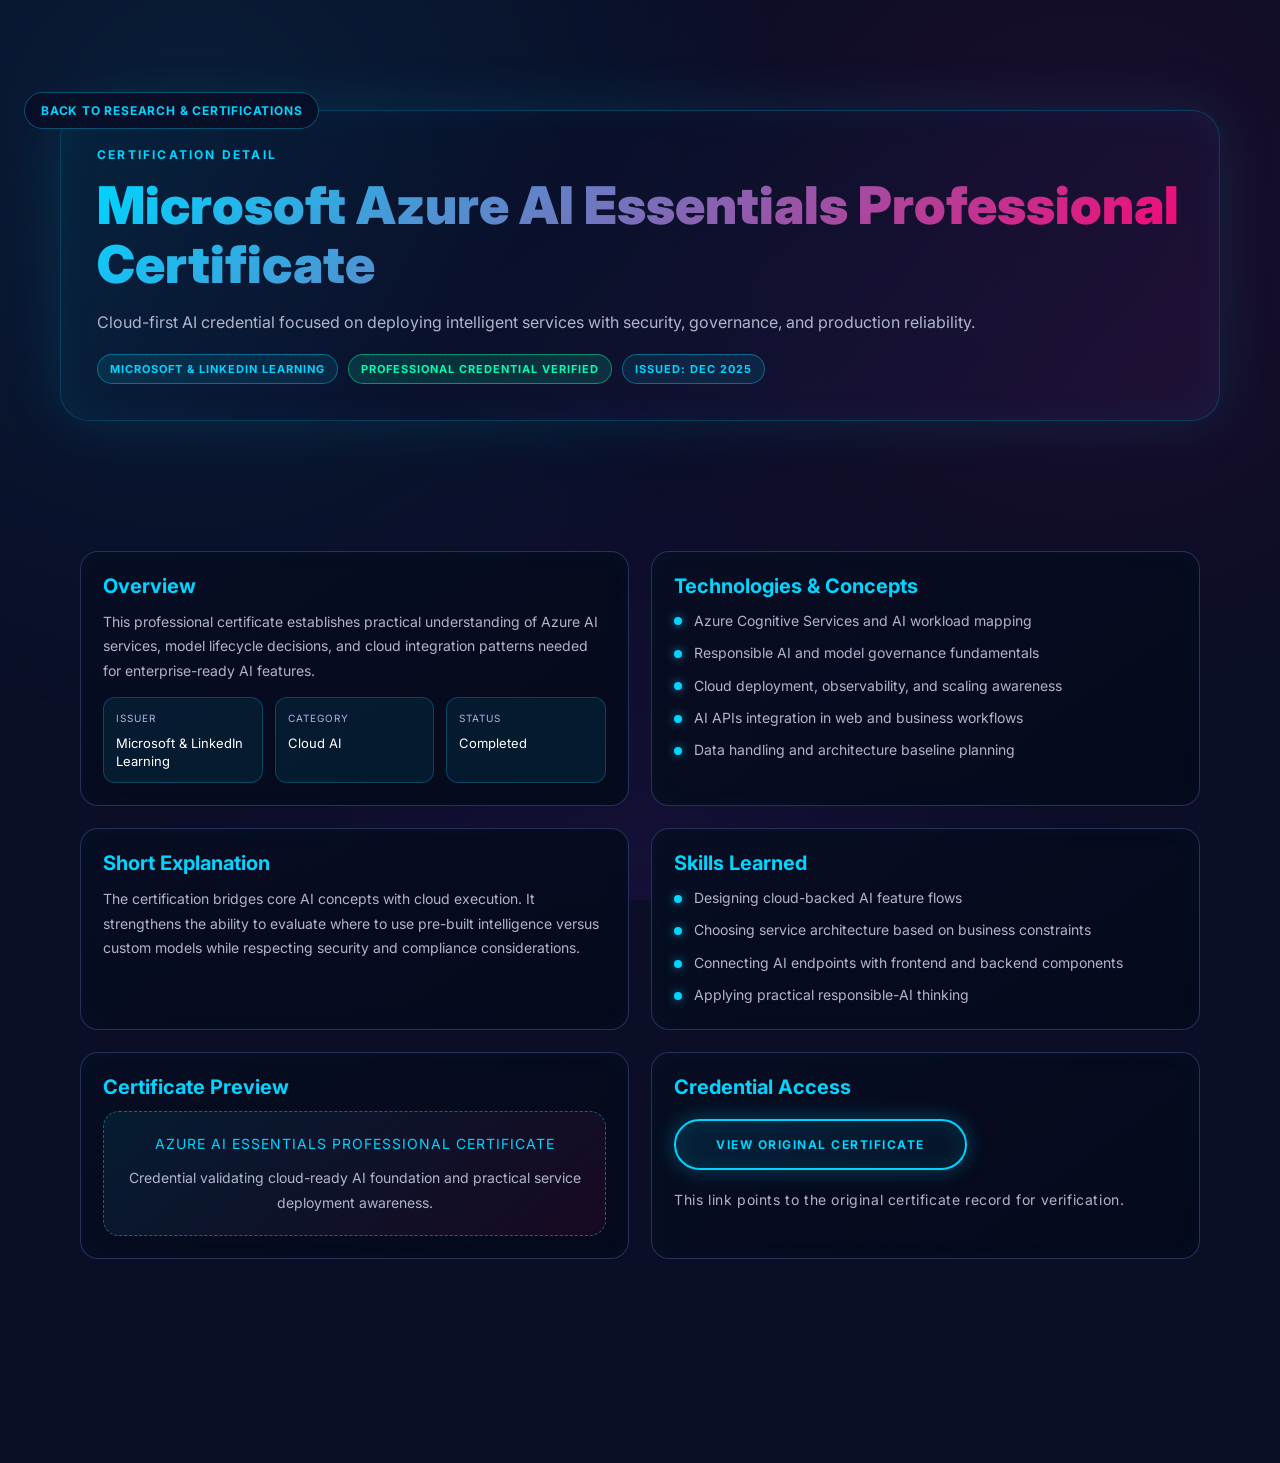
<file: cert-azure-ai-essentials.html>
<!DOCTYPE html>
<html lang="en">
<head>
    <meta charset="UTF-8">
    <meta name="viewport" content="width=device-width, initial-scale=1.0">
    <title>Azure AI Essentials Certificate | Supriyam Debnath</title>
    <link href="https://fonts.googleapis.com/css2?family=Inter:wght@300;400;500;600;700;800;900&family=Space+Mono:wght@400;700&family=JetBrains+Mono:wght@400;600&display=swap" rel="stylesheet">
    <link rel="shortcut icon" href="data:image/svg+xml,<svg xmlns='http://www.w3.org/2000/svg' viewBox='0 0 100 100'><text y='75' font-size='75' fill='%2300d4ff'>S</text></svg>">
    <link rel="stylesheet" href="css/styles.css">
    <link rel="stylesheet" href="css/detail-pages.css">
</head>
<body class="detail-page-body">
    <a href="index.html#research-certifications" class="detail-back">BACK TO RESEARCH & CERTIFICATIONS</a>

    <main class="detail-page-shell">
        <section class="detail-hero">
            <p class="detail-kicker">Certification Detail</p>
            <h1 class="detail-title">Microsoft Azure AI Essentials Professional Certificate</h1>
            <p class="detail-subtitle">Cloud-first AI credential focused on deploying intelligent services with security, governance, and production reliability.</p>
            <div class="detail-status-row">
                <span class="detail-pill">Microsoft & LinkedIn Learning</span>
                <span class="detail-pill success">Professional Credential Verified</span>
                <span class="detail-pill">Issued: Dec 2025</span>
            </div>
        </section>

        <section class="detail-grid">
            <article class="detail-card">
                <h2>Overview</h2>
                <p>This professional certificate establishes practical understanding of Azure AI services, model lifecycle decisions, and cloud integration patterns needed for enterprise-ready AI features.</p>
                <div class="info-tiles">
                    <div class="info-tile"><p class="tile-label">Issuer</p><p class="tile-value">Microsoft & LinkedIn Learning</p></div>
                    <div class="info-tile"><p class="tile-label">Category</p><p class="tile-value">Cloud AI</p></div>
                    <div class="info-tile"><p class="tile-label">Status</p><p class="tile-value">Completed</p></div>
                </div>
            </article>

            <article class="detail-card">
                <h2>Technologies & Concepts</h2>
                <ul class="detail-list">
                    <li>Azure Cognitive Services and AI workload mapping</li>
                    <li>Responsible AI and model governance fundamentals</li>
                    <li>Cloud deployment, observability, and scaling awareness</li>
                    <li>AI APIs integration in web and business workflows</li>
                    <li>Data handling and architecture baseline planning</li>
                </ul>
            </article>

            <article class="detail-card">
                <h2>Short Explanation</h2>
                <p>The certification bridges core AI concepts with cloud execution. It strengthens the ability to evaluate where to use pre-built intelligence versus custom models while respecting security and compliance considerations.</p>
            </article>

            <article class="detail-card">
                <h2>Skills Learned</h2>
                <ul class="detail-list">
                    <li>Designing cloud-backed AI feature flows</li>
                    <li>Choosing service architecture based on business constraints</li>
                    <li>Connecting AI endpoints with frontend and backend components</li>
                    <li>Applying practical responsible-AI thinking</li>
                </ul>
            </article>

            <article class="detail-card">
                <h2>Certificate Preview</h2>
                <div class="certificate-preview">
                    <p class="preview-title">Azure AI Essentials Professional Certificate</p>
                    <p>Credential validating cloud-ready AI foundation and practical service deployment awareness.</p>
                </div>
            </article>

            <article class="detail-card">
                <h2>Credential Access</h2>
                <div class="detail-actions">
                    <a class="btn btn-primary" target="_blank" rel="noopener" href="https://www.linkedin.com/learning/certificates/7cbded3f57f85fa53fcf71c02dd6fb5f13d2b84fa3b2ee03dc4ef6806eceeb1b">
                        <span>VIEW ORIGINAL CERTIFICATE</span>
                        <div class="btn-glow"></div>
                    </a>
                </div>
                <p class="detail-footer-note">This link points to the original certificate record for verification.</p>
            </article>
        </section>
    </main>
</body>
</html>
</file>
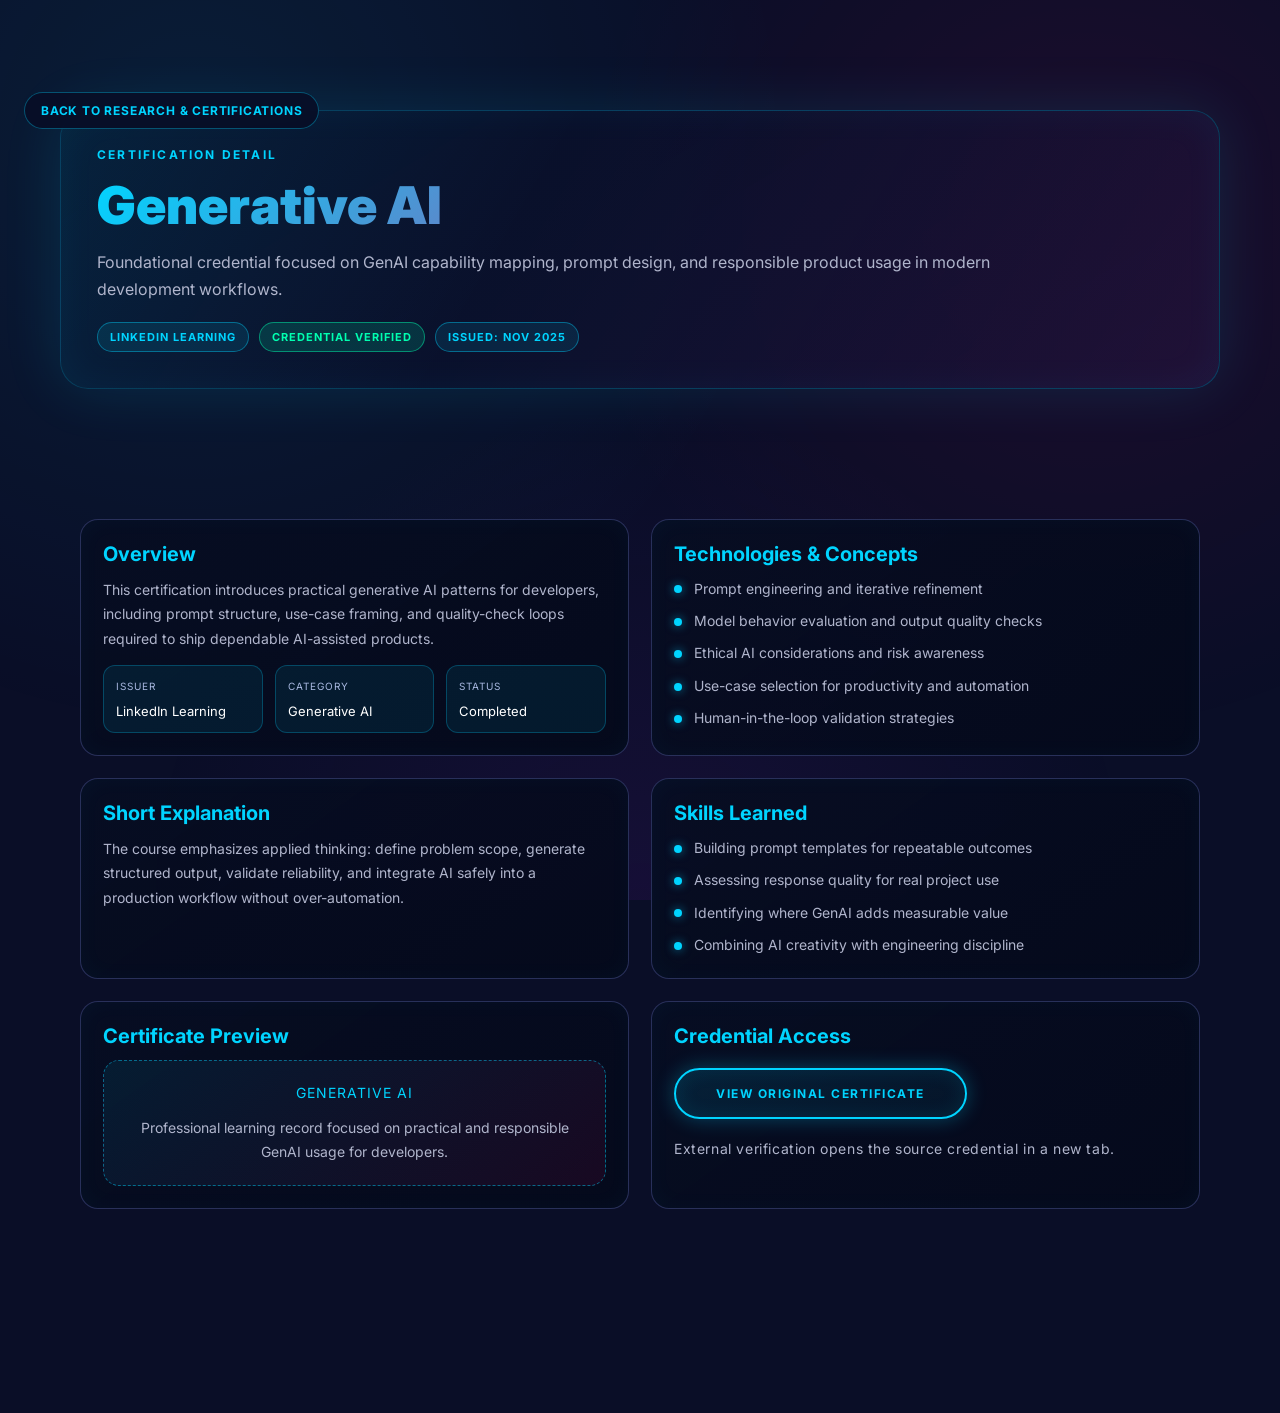
<file: cert-generative-ai.html>
<!DOCTYPE html>
<html lang="en">
<head>
    <meta charset="UTF-8">
    <meta name="viewport" content="width=device-width, initial-scale=1.0">
    <title>Generative AI Certificate | Supriyam Debnath</title>
    <link href="https://fonts.googleapis.com/css2?family=Inter:wght@300;400;500;600;700;800;900&family=Space+Mono:wght@400;700&family=JetBrains+Mono:wght@400;600&display=swap" rel="stylesheet">
    <link rel="shortcut icon" href="data:image/svg+xml,<svg xmlns='http://www.w3.org/2000/svg' viewBox='0 0 100 100'><text y='75' font-size='75' fill='%2300d4ff'>S</text></svg>">
    <link rel="stylesheet" href="css/styles.css">
    <link rel="stylesheet" href="css/detail-pages.css">
</head>
<body class="detail-page-body">
    <a href="index.html#research-certifications" class="detail-back">BACK TO RESEARCH & CERTIFICATIONS</a>

    <main class="detail-page-shell">
        <section class="detail-hero">
            <p class="detail-kicker">Certification Detail</p>
            <h1 class="detail-title">Generative AI</h1>
            <p class="detail-subtitle">Foundational credential focused on GenAI capability mapping, prompt design, and responsible product usage in modern development workflows.</p>
            <div class="detail-status-row">
                <span class="detail-pill">LinkedIn Learning</span>
                <span class="detail-pill success">Credential Verified</span>
                <span class="detail-pill">Issued: Nov 2025</span>
            </div>
        </section>

        <section class="detail-grid">
            <article class="detail-card">
                <h2>Overview</h2>
                <p>This certification introduces practical generative AI patterns for developers, including prompt structure, use-case framing, and quality-check loops required to ship dependable AI-assisted products.</p>
                <div class="info-tiles">
                    <div class="info-tile"><p class="tile-label">Issuer</p><p class="tile-value">LinkedIn Learning</p></div>
                    <div class="info-tile"><p class="tile-label">Category</p><p class="tile-value">Generative AI</p></div>
                    <div class="info-tile"><p class="tile-label">Status</p><p class="tile-value">Completed</p></div>
                </div>
            </article>

            <article class="detail-card">
                <h2>Technologies & Concepts</h2>
                <ul class="detail-list">
                    <li>Prompt engineering and iterative refinement</li>
                    <li>Model behavior evaluation and output quality checks</li>
                    <li>Ethical AI considerations and risk awareness</li>
                    <li>Use-case selection for productivity and automation</li>
                    <li>Human-in-the-loop validation strategies</li>
                </ul>
            </article>

            <article class="detail-card">
                <h2>Short Explanation</h2>
                <p>The course emphasizes applied thinking: define problem scope, generate structured output, validate reliability, and integrate AI safely into a production workflow without over-automation.</p>
            </article>

            <article class="detail-card">
                <h2>Skills Learned</h2>
                <ul class="detail-list">
                    <li>Building prompt templates for repeatable outcomes</li>
                    <li>Assessing response quality for real project use</li>
                    <li>Identifying where GenAI adds measurable value</li>
                    <li>Combining AI creativity with engineering discipline</li>
                </ul>
            </article>

            <article class="detail-card">
                <h2>Certificate Preview</h2>
                <div class="certificate-preview">
                    <p class="preview-title">Generative AI</p>
                    <p>Professional learning record focused on practical and responsible GenAI usage for developers.</p>
                </div>
            </article>

            <article class="detail-card">
                <h2>Credential Access</h2>
                <div class="detail-actions">
                    <a class="btn btn-primary" target="_blank" rel="noopener" href="https://www.linkedin.com/learning/certificates/7e4a74f6d6bd1876ea181a2e376ae151aa63309f26831965d40a113b148f96ee">
                        <span>VIEW ORIGINAL CERTIFICATE</span>
                        <div class="btn-glow"></div>
                    </a>
                </div>
                <p class="detail-footer-note">External verification opens the source credential in a new tab.</p>
            </article>
        </section>
    </main>
</body>
</html>
</file>
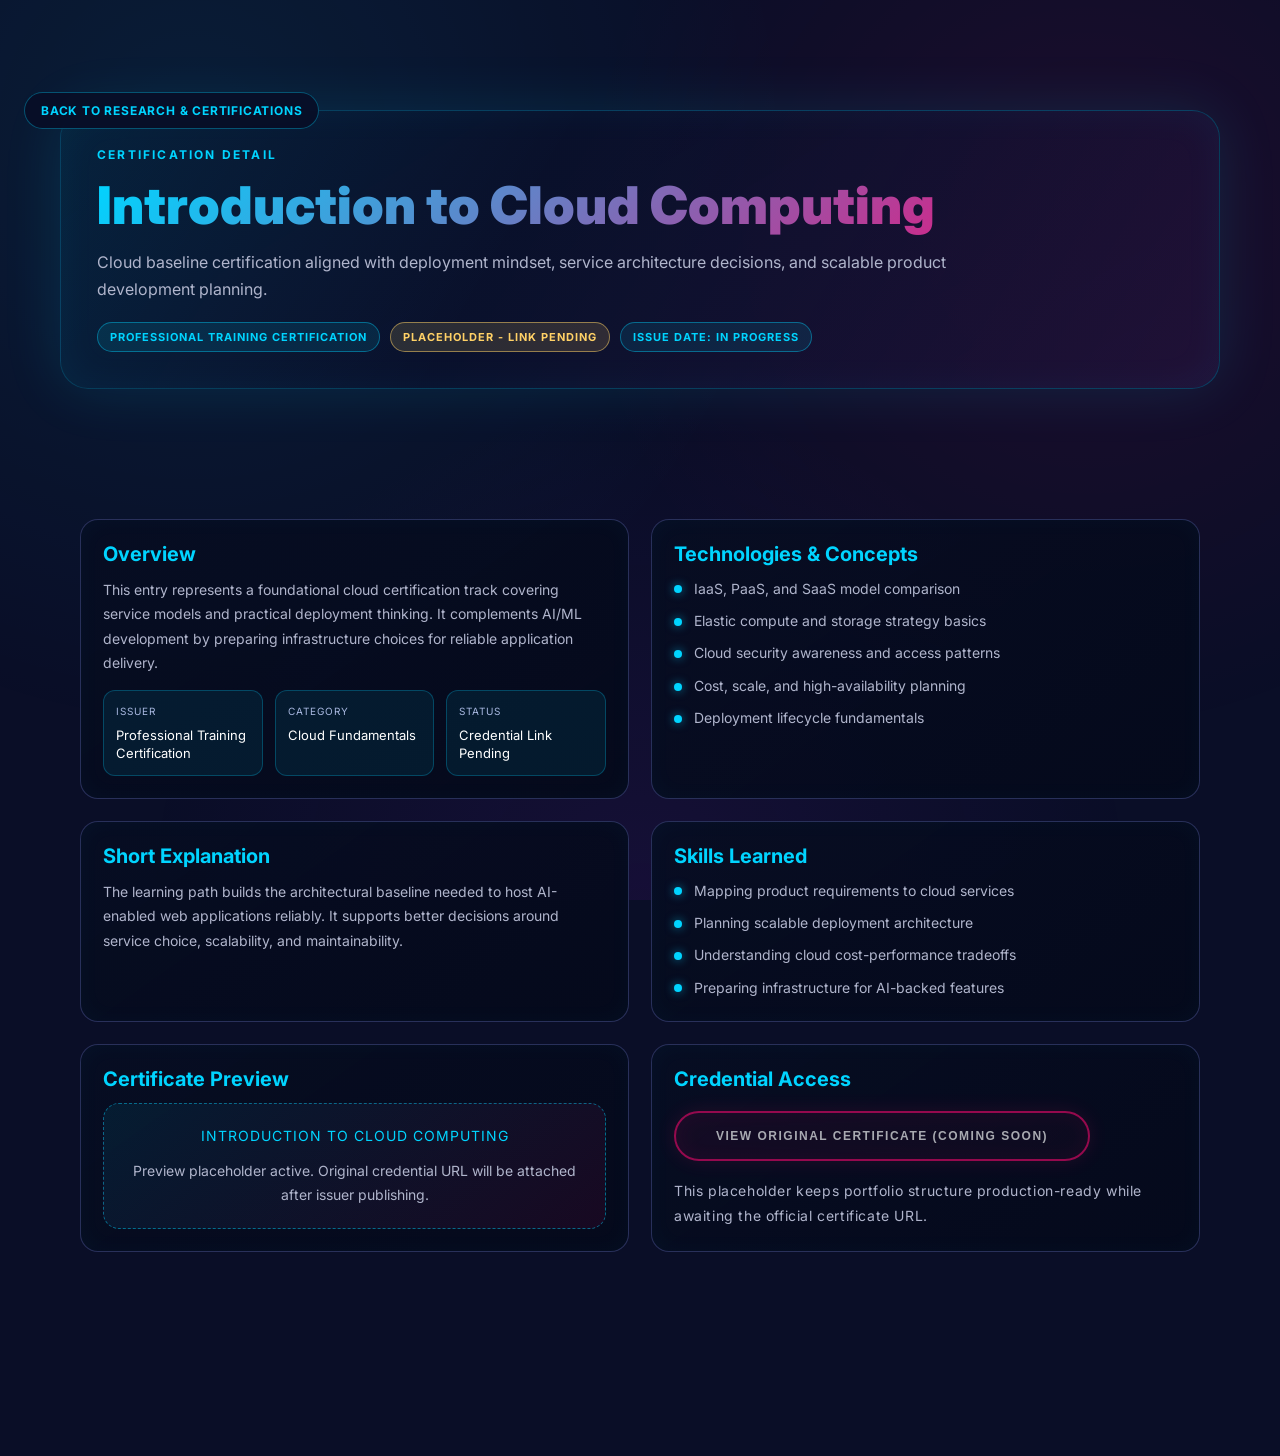
<file: cert-intro-cloud-computing.html>
<!DOCTYPE html>
<html lang="en">
<head>
    <meta charset="UTF-8">
    <meta name="viewport" content="width=device-width, initial-scale=1.0">
    <title>Introduction to Cloud Computing | Supriyam Debnath</title>
    <link href="https://fonts.googleapis.com/css2?family=Inter:wght@300;400;500;600;700;800;900&family=Space+Mono:wght@400;700&family=JetBrains+Mono:wght@400;600&display=swap" rel="stylesheet">
    <link rel="shortcut icon" href="data:image/svg+xml,<svg xmlns='http://www.w3.org/2000/svg' viewBox='0 0 100 100'><text y='75' font-size='75' fill='%2300d4ff'>S</text></svg>">
    <link rel="stylesheet" href="css/styles.css">
    <link rel="stylesheet" href="css/detail-pages.css">
</head>
<body class="detail-page-body">
    <a href="index.html#research-certifications" class="detail-back">BACK TO RESEARCH & CERTIFICATIONS</a>

    <main class="detail-page-shell">
        <section class="detail-hero">
            <p class="detail-kicker">Certification Detail</p>
            <h1 class="detail-title">Introduction to Cloud Computing</h1>
            <p class="detail-subtitle">Cloud baseline certification aligned with deployment mindset, service architecture decisions, and scalable product development planning.</p>
            <div class="detail-status-row">
                <span class="detail-pill">Professional Training Certification</span>
                <span class="detail-pill warning">Placeholder - Link Pending</span>
                <span class="detail-pill">Issue Date: In Progress</span>
            </div>
        </section>

        <section class="detail-grid">
            <article class="detail-card">
                <h2>Overview</h2>
                <p>This entry represents a foundational cloud certification track covering service models and practical deployment thinking. It complements AI/ML development by preparing infrastructure choices for reliable application delivery.</p>
                <div class="info-tiles">
                    <div class="info-tile"><p class="tile-label">Issuer</p><p class="tile-value">Professional Training Certification</p></div>
                    <div class="info-tile"><p class="tile-label">Category</p><p class="tile-value">Cloud Fundamentals</p></div>
                    <div class="info-tile"><p class="tile-label">Status</p><p class="tile-value">Credential Link Pending</p></div>
                </div>
            </article>

            <article class="detail-card">
                <h2>Technologies & Concepts</h2>
                <ul class="detail-list">
                    <li>IaaS, PaaS, and SaaS model comparison</li>
                    <li>Elastic compute and storage strategy basics</li>
                    <li>Cloud security awareness and access patterns</li>
                    <li>Cost, scale, and high-availability planning</li>
                    <li>Deployment lifecycle fundamentals</li>
                </ul>
            </article>

            <article class="detail-card">
                <h2>Short Explanation</h2>
                <p>The learning path builds the architectural baseline needed to host AI-enabled web applications reliably. It supports better decisions around service choice, scalability, and maintainability.</p>
            </article>

            <article class="detail-card">
                <h2>Skills Learned</h2>
                <ul class="detail-list">
                    <li>Mapping product requirements to cloud services</li>
                    <li>Planning scalable deployment architecture</li>
                    <li>Understanding cloud cost-performance tradeoffs</li>
                    <li>Preparing infrastructure for AI-backed features</li>
                </ul>
            </article>

            <article class="detail-card">
                <h2>Certificate Preview</h2>
                <div class="certificate-preview">
                    <p class="preview-title">Introduction to Cloud Computing</p>
                    <p>Preview placeholder active. Original credential URL will be attached after issuer publishing.</p>
                </div>
            </article>

            <article class="detail-card">
                <h2>Credential Access</h2>
                <div class="detail-actions">
                    <button class="btn btn-secondary" type="button" disabled>
                        <span>VIEW ORIGINAL CERTIFICATE (COMING SOON)</span>
                        <div class="btn-glow"></div>
                    </button>
                </div>
                <p class="detail-footer-note">This placeholder keeps portfolio structure production-ready while awaiting the official certificate URL.</p>
            </article>
        </section>
    </main>
</body>
</html>
</file>
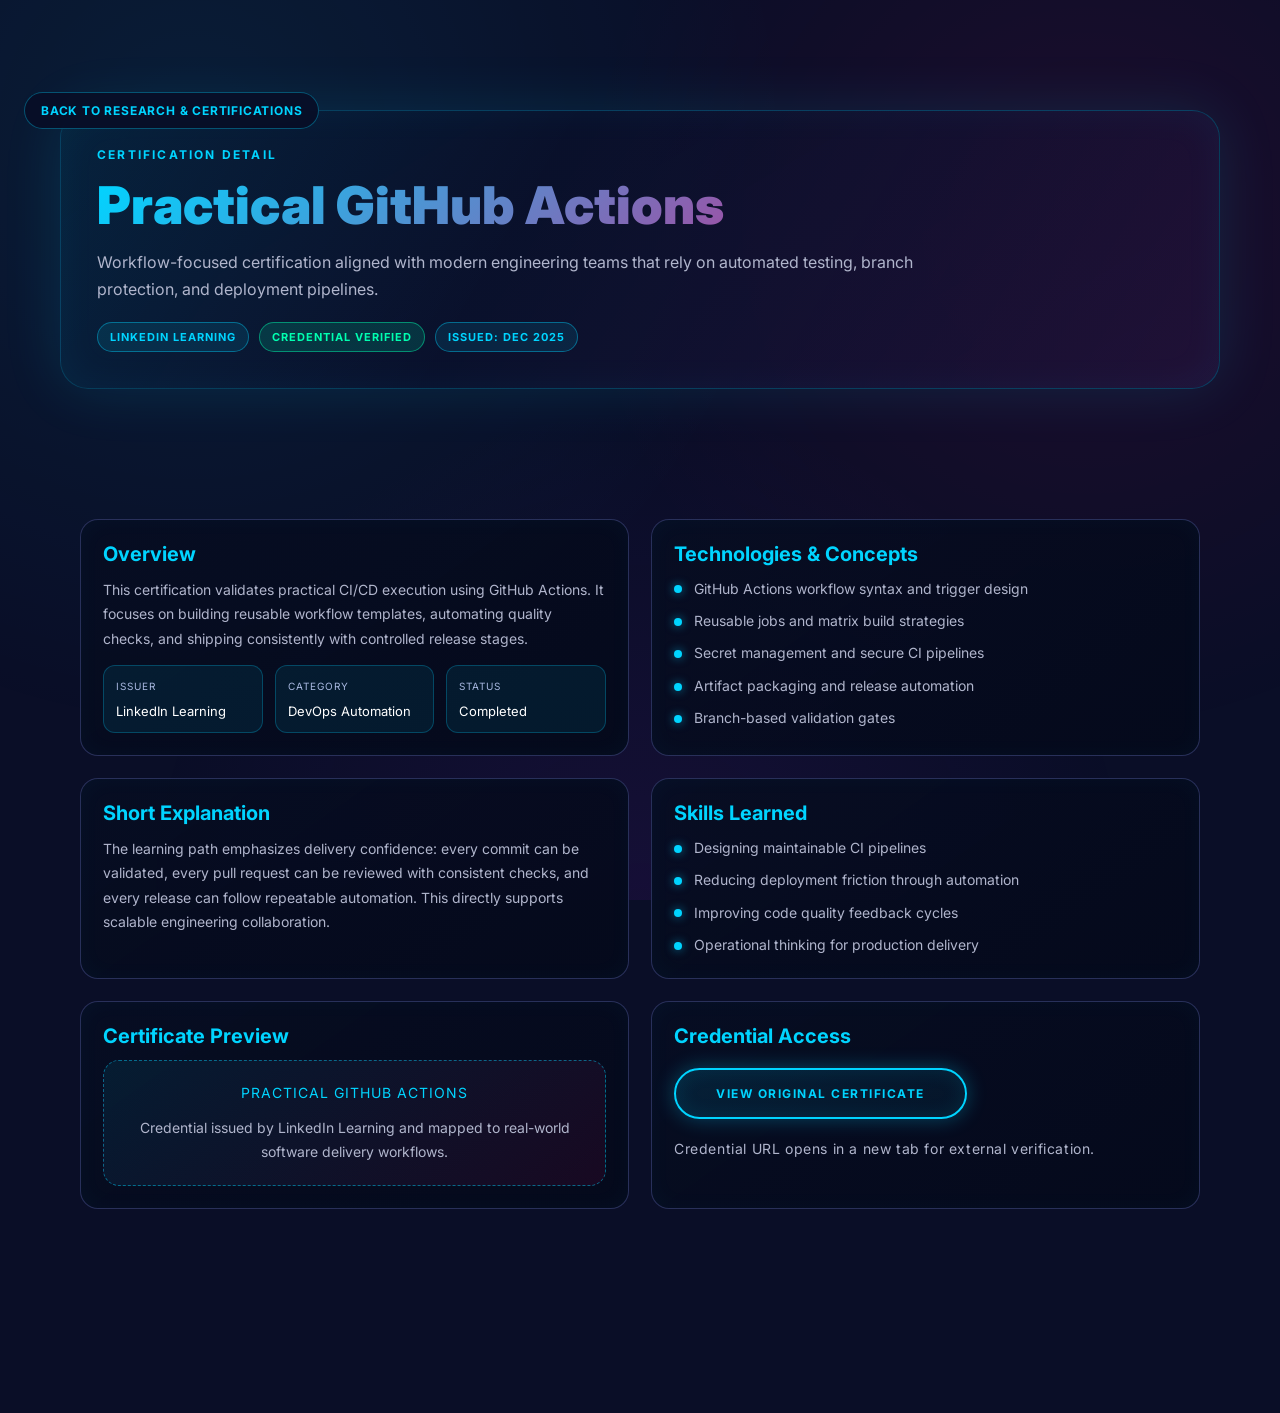
<file: cert-practical-github-actions.html>
<!DOCTYPE html>
<html lang="en">
<head>
    <meta charset="UTF-8">
    <meta name="viewport" content="width=device-width, initial-scale=1.0">
    <title>Practical GitHub Actions | Supriyam Debnath</title>
    <link href="https://fonts.googleapis.com/css2?family=Inter:wght@300;400;500;600;700;800;900&family=Space+Mono:wght@400;700&family=JetBrains+Mono:wght@400;600&display=swap" rel="stylesheet">
    <link rel="shortcut icon" href="data:image/svg+xml,<svg xmlns='http://www.w3.org/2000/svg' viewBox='0 0 100 100'><text y='75' font-size='75' fill='%2300d4ff'>S</text></svg>">
    <link rel="stylesheet" href="css/styles.css">
    <link rel="stylesheet" href="css/detail-pages.css">
</head>
<body class="detail-page-body">
    <a href="index.html#research-certifications" class="detail-back">BACK TO RESEARCH & CERTIFICATIONS</a>

    <main class="detail-page-shell">
        <section class="detail-hero">
            <p class="detail-kicker">Certification Detail</p>
            <h1 class="detail-title">Practical GitHub Actions</h1>
            <p class="detail-subtitle">Workflow-focused certification aligned with modern engineering teams that rely on automated testing, branch protection, and deployment pipelines.</p>
            <div class="detail-status-row">
                <span class="detail-pill">LinkedIn Learning</span>
                <span class="detail-pill success">Credential Verified</span>
                <span class="detail-pill">Issued: Dec 2025</span>
            </div>
        </section>

        <section class="detail-grid">
            <article class="detail-card">
                <h2>Overview</h2>
                <p>This certification validates practical CI/CD execution using GitHub Actions. It focuses on building reusable workflow templates, automating quality checks, and shipping consistently with controlled release stages.</p>
                <div class="info-tiles">
                    <div class="info-tile"><p class="tile-label">Issuer</p><p class="tile-value">LinkedIn Learning</p></div>
                    <div class="info-tile"><p class="tile-label">Category</p><p class="tile-value">DevOps Automation</p></div>
                    <div class="info-tile"><p class="tile-label">Status</p><p class="tile-value">Completed</p></div>
                </div>
            </article>

            <article class="detail-card">
                <h2>Technologies & Concepts</h2>
                <ul class="detail-list">
                    <li>GitHub Actions workflow syntax and trigger design</li>
                    <li>Reusable jobs and matrix build strategies</li>
                    <li>Secret management and secure CI pipelines</li>
                    <li>Artifact packaging and release automation</li>
                    <li>Branch-based validation gates</li>
                </ul>
            </article>

            <article class="detail-card">
                <h2>Short Explanation</h2>
                <p>The learning path emphasizes delivery confidence: every commit can be validated, every pull request can be reviewed with consistent checks, and every release can follow repeatable automation. This directly supports scalable engineering collaboration.</p>
            </article>

            <article class="detail-card">
                <h2>Skills Learned</h2>
                <ul class="detail-list">
                    <li>Designing maintainable CI pipelines</li>
                    <li>Reducing deployment friction through automation</li>
                    <li>Improving code quality feedback cycles</li>
                    <li>Operational thinking for production delivery</li>
                </ul>
            </article>

            <article class="detail-card">
                <h2>Certificate Preview</h2>
                <div class="certificate-preview">
                    <p class="preview-title">Practical GitHub Actions</p>
                    <p>Credential issued by LinkedIn Learning and mapped to real-world software delivery workflows.</p>
                </div>
            </article>

            <article class="detail-card">
                <h2>Credential Access</h2>
                <div class="detail-actions">
                    <a class="btn btn-primary" target="_blank" rel="noopener" href="https://www.linkedin.com/learning/certificates/9d85b8f6927fd82c695053a65d3b7ec87bf3ded7d5b6b7f0de7e9ed4477791e6/">
                        <span>VIEW ORIGINAL CERTIFICATE</span>
                        <div class="btn-glow"></div>
                    </a>
                </div>
                <p class="detail-footer-note">Credential URL opens in a new tab for external verification.</p>
            </article>
        </section>
    </main>
</body>
</html>
</file>
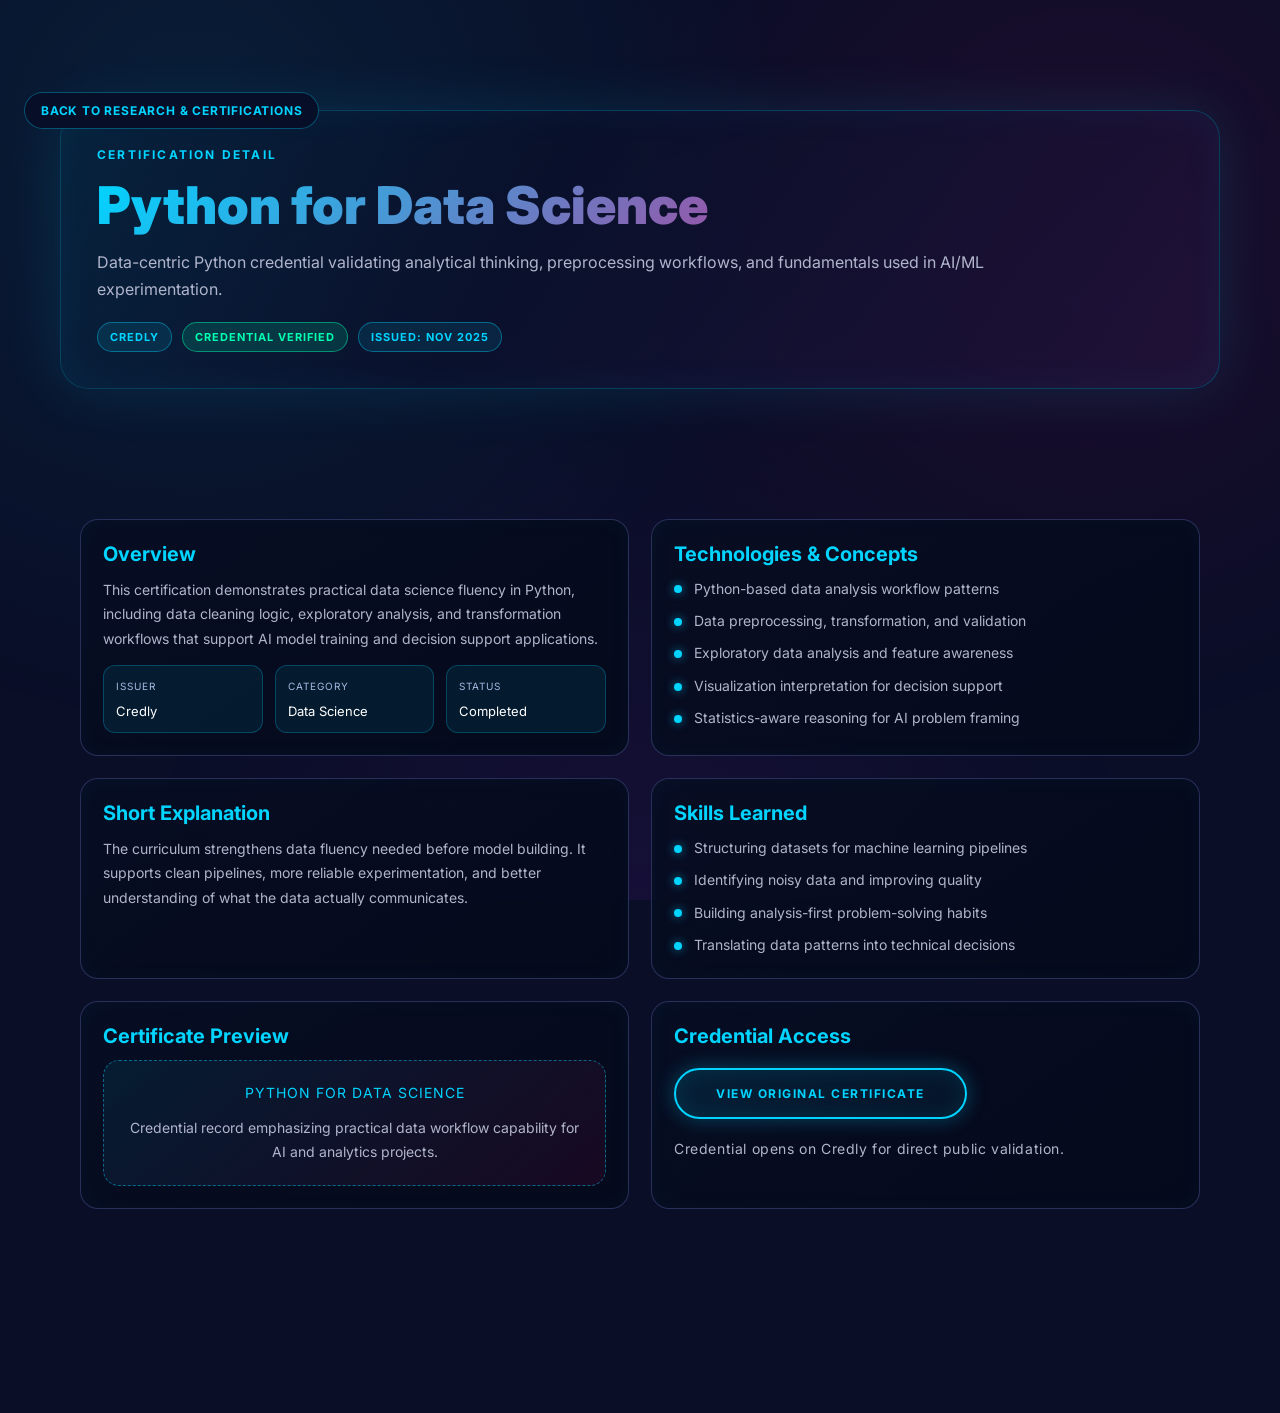
<file: cert-python-data-science.html>
<!DOCTYPE html>
<html lang="en">
<head>
    <meta charset="UTF-8">
    <meta name="viewport" content="width=device-width, initial-scale=1.0">
    <title>Python for Data Science | Supriyam Debnath</title>
    <link href="https://fonts.googleapis.com/css2?family=Inter:wght@300;400;500;600;700;800;900&family=Space+Mono:wght@400;700&family=JetBrains+Mono:wght@400;600&display=swap" rel="stylesheet">
    <link rel="shortcut icon" href="data:image/svg+xml,<svg xmlns='http://www.w3.org/2000/svg' viewBox='0 0 100 100'><text y='75' font-size='75' fill='%2300d4ff'>S</text></svg>">
    <link rel="stylesheet" href="css/styles.css">
    <link rel="stylesheet" href="css/detail-pages.css">
</head>
<body class="detail-page-body">
    <a href="index.html#research-certifications" class="detail-back">BACK TO RESEARCH & CERTIFICATIONS</a>

    <main class="detail-page-shell">
        <section class="detail-hero">
            <p class="detail-kicker">Certification Detail</p>
            <h1 class="detail-title">Python for Data Science</h1>
            <p class="detail-subtitle">Data-centric Python credential validating analytical thinking, preprocessing workflows, and fundamentals used in AI/ML experimentation.</p>
            <div class="detail-status-row">
                <span class="detail-pill">Credly</span>
                <span class="detail-pill success">Credential Verified</span>
                <span class="detail-pill">Issued: Nov 2025</span>
            </div>
        </section>

        <section class="detail-grid">
            <article class="detail-card">
                <h2>Overview</h2>
                <p>This certification demonstrates practical data science fluency in Python, including data cleaning logic, exploratory analysis, and transformation workflows that support AI model training and decision support applications.</p>
                <div class="info-tiles">
                    <div class="info-tile"><p class="tile-label">Issuer</p><p class="tile-value">Credly</p></div>
                    <div class="info-tile"><p class="tile-label">Category</p><p class="tile-value">Data Science</p></div>
                    <div class="info-tile"><p class="tile-label">Status</p><p class="tile-value">Completed</p></div>
                </div>
            </article>

            <article class="detail-card">
                <h2>Technologies & Concepts</h2>
                <ul class="detail-list">
                    <li>Python-based data analysis workflow patterns</li>
                    <li>Data preprocessing, transformation, and validation</li>
                    <li>Exploratory data analysis and feature awareness</li>
                    <li>Visualization interpretation for decision support</li>
                    <li>Statistics-aware reasoning for AI problem framing</li>
                </ul>
            </article>

            <article class="detail-card">
                <h2>Short Explanation</h2>
                <p>The curriculum strengthens data fluency needed before model building. It supports clean pipelines, more reliable experimentation, and better understanding of what the data actually communicates.</p>
            </article>

            <article class="detail-card">
                <h2>Skills Learned</h2>
                <ul class="detail-list">
                    <li>Structuring datasets for machine learning pipelines</li>
                    <li>Identifying noisy data and improving quality</li>
                    <li>Building analysis-first problem-solving habits</li>
                    <li>Translating data patterns into technical decisions</li>
                </ul>
            </article>

            <article class="detail-card">
                <h2>Certificate Preview</h2>
                <div class="certificate-preview">
                    <p class="preview-title">Python for Data Science</p>
                    <p>Credential record emphasizing practical data workflow capability for AI and analytics projects.</p>
                </div>
            </article>

            <article class="detail-card">
                <h2>Credential Access</h2>
                <div class="detail-actions">
                    <a class="btn btn-primary" target="_blank" rel="noopener" href="https://www.credly.com/badges/84a952a4-ffa8-484e-b027-56a2ae9049ff/linked_in_profile">
                        <span>VIEW ORIGINAL CERTIFICATE</span>
                        <div class="btn-glow"></div>
                    </a>
                </div>
                <p class="detail-footer-note">Credential opens on Credly for direct public validation.</p>
            </article>
        </section>
    </main>
</body>
</html>
</file>
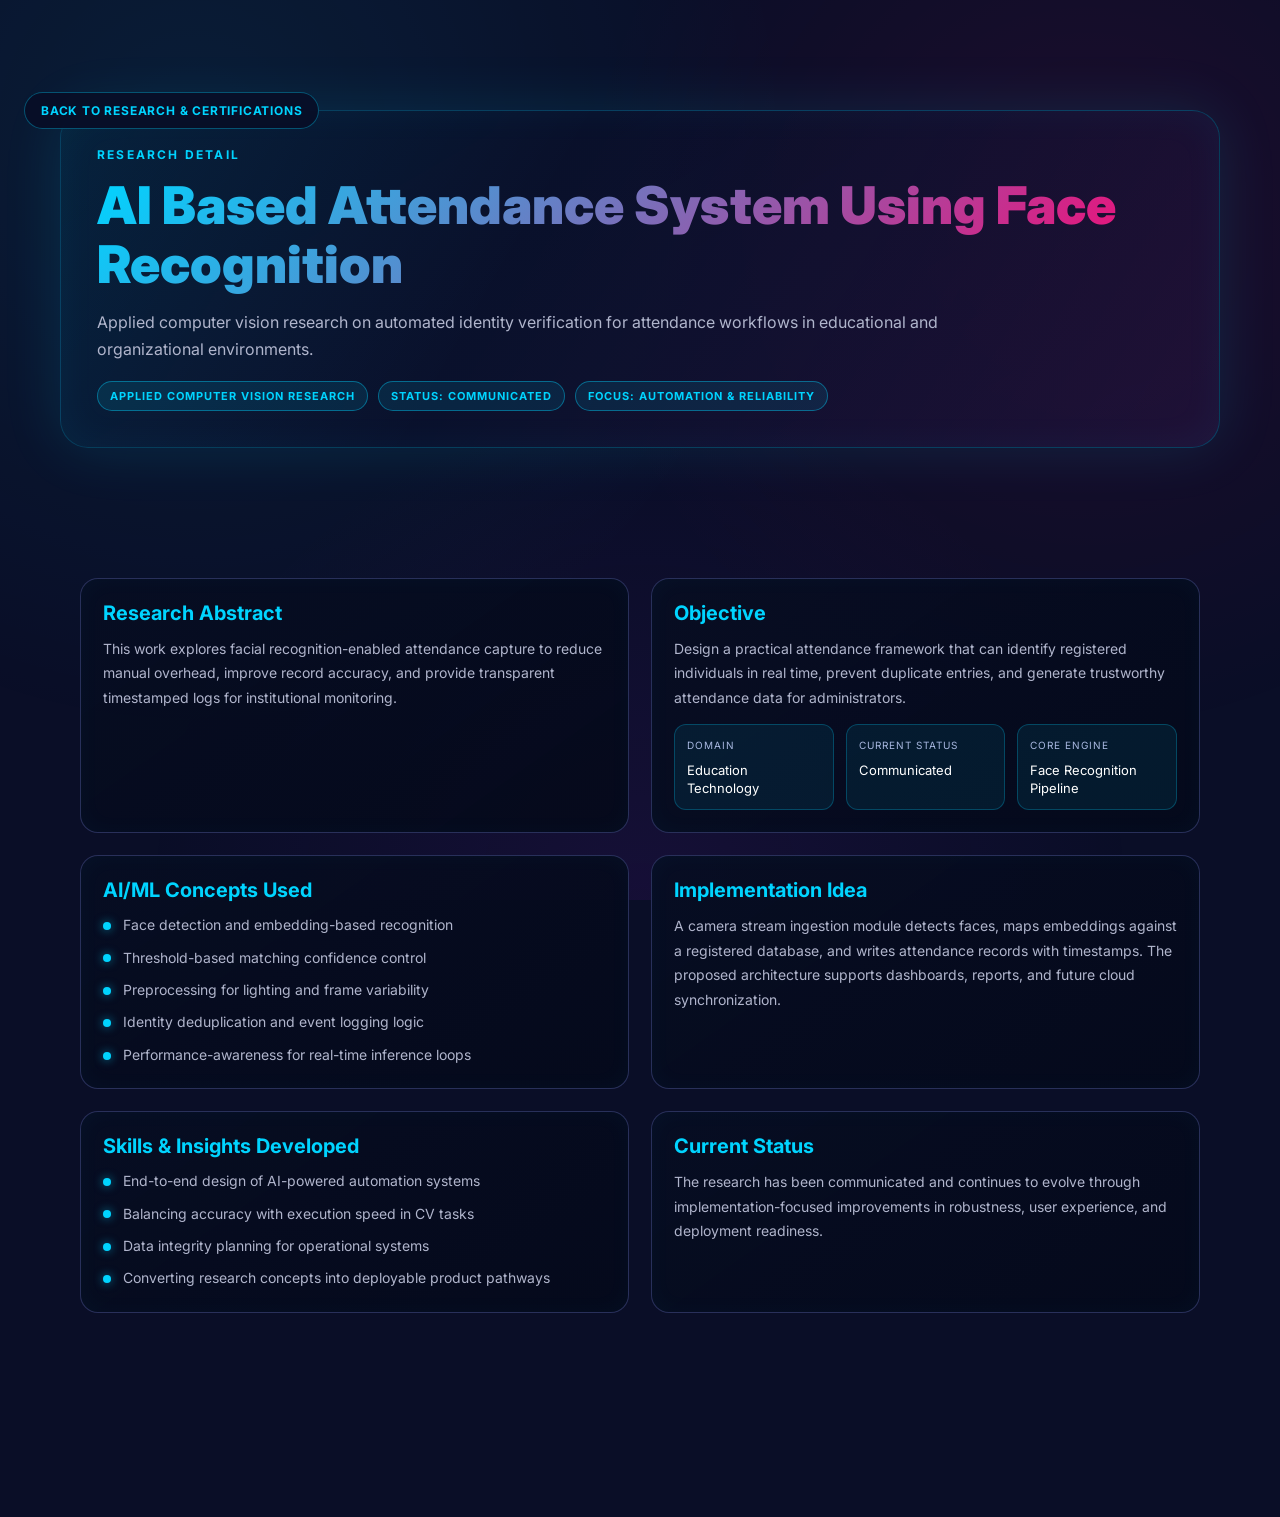
<file: research-attendance-face-ai.html>
<!DOCTYPE html>
<html lang="en">
<head>
    <meta charset="UTF-8">
    <meta name="viewport" content="width=device-width, initial-scale=1.0">
    <title>AI Attendance Research | Supriyam Debnath</title>
    <link href="https://fonts.googleapis.com/css2?family=Inter:wght@300;400;500;600;700;800;900&family=Space+Mono:wght@400;700&family=JetBrains+Mono:wght@400;600&display=swap" rel="stylesheet">
    <link rel="shortcut icon" href="data:image/svg+xml,<svg xmlns='http://www.w3.org/2000/svg' viewBox='0 0 100 100'><text y='75' font-size='75' fill='%2300d4ff'>S</text></svg>">
    <link rel="stylesheet" href="css/styles.css">
    <link rel="stylesheet" href="css/detail-pages.css">
</head>
<body class="detail-page-body">
    <a href="index.html#research-certifications" class="detail-back">BACK TO RESEARCH & CERTIFICATIONS</a>

    <main class="detail-page-shell">
        <section class="detail-hero">
            <p class="detail-kicker">Research Detail</p>
            <h1 class="detail-title">AI Based Attendance System Using Face Recognition</h1>
            <p class="detail-subtitle">Applied computer vision research on automated identity verification for attendance workflows in educational and organizational environments.</p>
            <div class="detail-status-row">
                <span class="detail-pill">Applied Computer Vision Research</span>
                <span class="detail-pill">Status: Communicated</span>
                <span class="detail-pill">Focus: Automation & Reliability</span>
            </div>
        </section>

        <section class="detail-grid">
            <article class="detail-card">
                <h2>Research Abstract</h2>
                <p>This work explores facial recognition-enabled attendance capture to reduce manual overhead, improve record accuracy, and provide transparent timestamped logs for institutional monitoring.</p>
            </article>

            <article class="detail-card">
                <h2>Objective</h2>
                <p>Design a practical attendance framework that can identify registered individuals in real time, prevent duplicate entries, and generate trustworthy attendance data for administrators.</p>
                <div class="info-tiles">
                    <div class="info-tile"><p class="tile-label">Domain</p><p class="tile-value">Education Technology</p></div>
                    <div class="info-tile"><p class="tile-label">Current Status</p><p class="tile-value">Communicated</p></div>
                    <div class="info-tile"><p class="tile-label">Core Engine</p><p class="tile-value">Face Recognition Pipeline</p></div>
                </div>
            </article>

            <article class="detail-card">
                <h2>AI/ML Concepts Used</h2>
                <ul class="detail-list">
                    <li>Face detection and embedding-based recognition</li>
                    <li>Threshold-based matching confidence control</li>
                    <li>Preprocessing for lighting and frame variability</li>
                    <li>Identity deduplication and event logging logic</li>
                    <li>Performance-awareness for real-time inference loops</li>
                </ul>
            </article>

            <article class="detail-card">
                <h2>Implementation Idea</h2>
                <p>A camera stream ingestion module detects faces, maps embeddings against a registered database, and writes attendance records with timestamps. The proposed architecture supports dashboards, reports, and future cloud synchronization.</p>
            </article>

            <article class="detail-card">
                <h2>Skills & Insights Developed</h2>
                <ul class="detail-list">
                    <li>End-to-end design of AI-powered automation systems</li>
                    <li>Balancing accuracy with execution speed in CV tasks</li>
                    <li>Data integrity planning for operational systems</li>
                    <li>Converting research concepts into deployable product pathways</li>
                </ul>
            </article>

            <article class="detail-card">
                <h2>Current Status</h2>
                <p>The research has been communicated and continues to evolve through implementation-focused improvements in robustness, user experience, and deployment readiness.</p>
            </article>
        </section>
    </main>
</body>
</html>
</file>
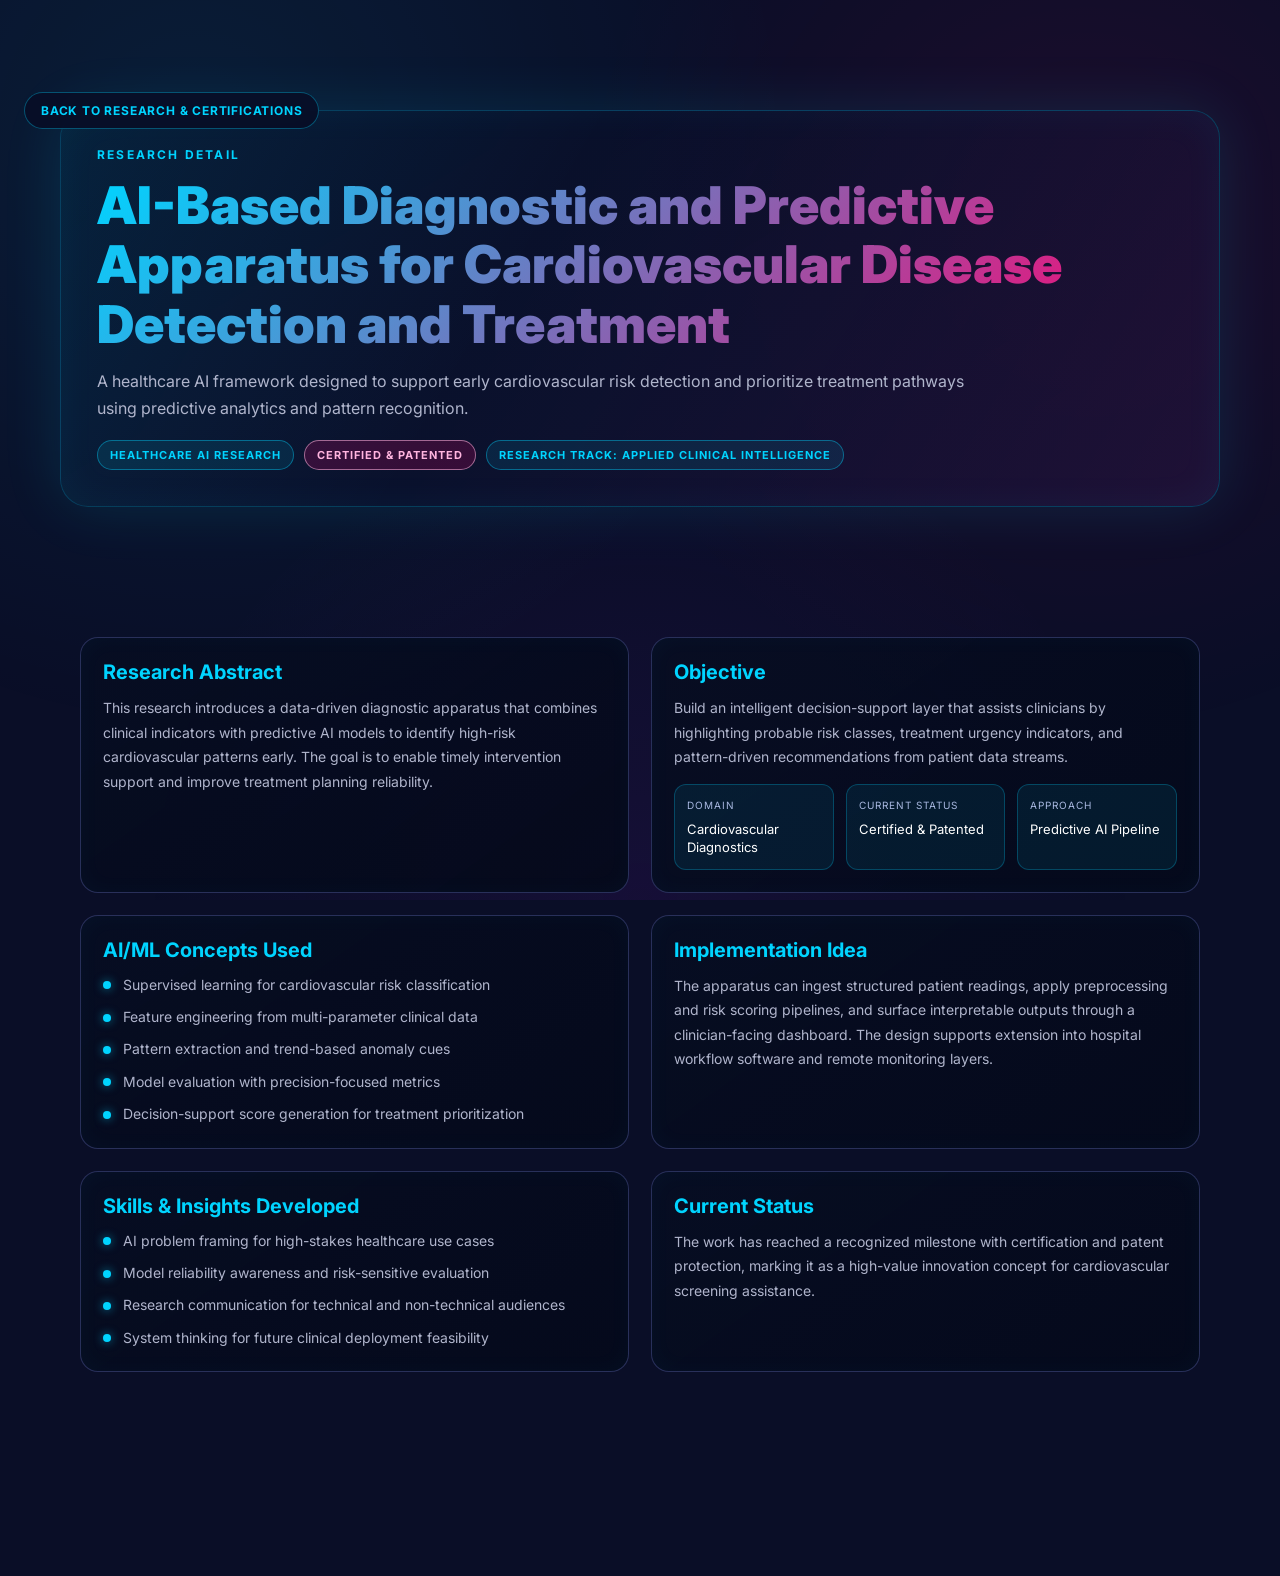
<file: research-cardiovascular-ai.html>
<!DOCTYPE html>
<html lang="en">
<head>
    <meta charset="UTF-8">
    <meta name="viewport" content="width=device-width, initial-scale=1.0">
    <title>Cardiovascular AI Research | Supriyam Debnath</title>
    <link href="https://fonts.googleapis.com/css2?family=Inter:wght@300;400;500;600;700;800;900&family=Space+Mono:wght@400;700&family=JetBrains+Mono:wght@400;600&display=swap" rel="stylesheet">
    <link rel="shortcut icon" href="data:image/svg+xml,<svg xmlns='http://www.w3.org/2000/svg' viewBox='0 0 100 100'><text y='75' font-size='75' fill='%2300d4ff'>S</text></svg>">
    <link rel="stylesheet" href="css/styles.css">
    <link rel="stylesheet" href="css/detail-pages.css">
</head>
<body class="detail-page-body">
    <a href="index.html#research-certifications" class="detail-back">BACK TO RESEARCH & CERTIFICATIONS</a>

    <main class="detail-page-shell">
        <section class="detail-hero">
            <p class="detail-kicker">Research Detail</p>
            <h1 class="detail-title">AI-Based Diagnostic and Predictive Apparatus for Cardiovascular Disease Detection and Treatment</h1>
            <p class="detail-subtitle">A healthcare AI framework designed to support early cardiovascular risk detection and prioritize treatment pathways using predictive analytics and pattern recognition.</p>
            <div class="detail-status-row">
                <span class="detail-pill">Healthcare AI Research</span>
                <span class="detail-pill pink">Certified & Patented</span>
                <span class="detail-pill">Research Track: Applied Clinical Intelligence</span>
            </div>
        </section>

        <section class="detail-grid">
            <article class="detail-card">
                <h2>Research Abstract</h2>
                <p>This research introduces a data-driven diagnostic apparatus that combines clinical indicators with predictive AI models to identify high-risk cardiovascular patterns early. The goal is to enable timely intervention support and improve treatment planning reliability.</p>
            </article>

            <article class="detail-card">
                <h2>Objective</h2>
                <p>Build an intelligent decision-support layer that assists clinicians by highlighting probable risk classes, treatment urgency indicators, and pattern-driven recommendations from patient data streams.</p>
                <div class="info-tiles">
                    <div class="info-tile"><p class="tile-label">Domain</p><p class="tile-value">Cardiovascular Diagnostics</p></div>
                    <div class="info-tile"><p class="tile-label">Current Status</p><p class="tile-value">Certified & Patented</p></div>
                    <div class="info-tile"><p class="tile-label">Approach</p><p class="tile-value">Predictive AI Pipeline</p></div>
                </div>
            </article>

            <article class="detail-card">
                <h2>AI/ML Concepts Used</h2>
                <ul class="detail-list">
                    <li>Supervised learning for cardiovascular risk classification</li>
                    <li>Feature engineering from multi-parameter clinical data</li>
                    <li>Pattern extraction and trend-based anomaly cues</li>
                    <li>Model evaluation with precision-focused metrics</li>
                    <li>Decision-support score generation for treatment prioritization</li>
                </ul>
            </article>

            <article class="detail-card">
                <h2>Implementation Idea</h2>
                <p>The apparatus can ingest structured patient readings, apply preprocessing and risk scoring pipelines, and surface interpretable outputs through a clinician-facing dashboard. The design supports extension into hospital workflow software and remote monitoring layers.</p>
            </article>

            <article class="detail-card">
                <h2>Skills & Insights Developed</h2>
                <ul class="detail-list">
                    <li>AI problem framing for high-stakes healthcare use cases</li>
                    <li>Model reliability awareness and risk-sensitive evaluation</li>
                    <li>Research communication for technical and non-technical audiences</li>
                    <li>System thinking for future clinical deployment feasibility</li>
                </ul>
            </article>

            <article class="detail-card">
                <h2>Current Status</h2>
                <p>The work has reached a recognized milestone with certification and patent protection, marking it as a high-value innovation concept for cardiovascular screening assistance.</p>
            </article>
        </section>
    </main>
</body>
</html>
</file>
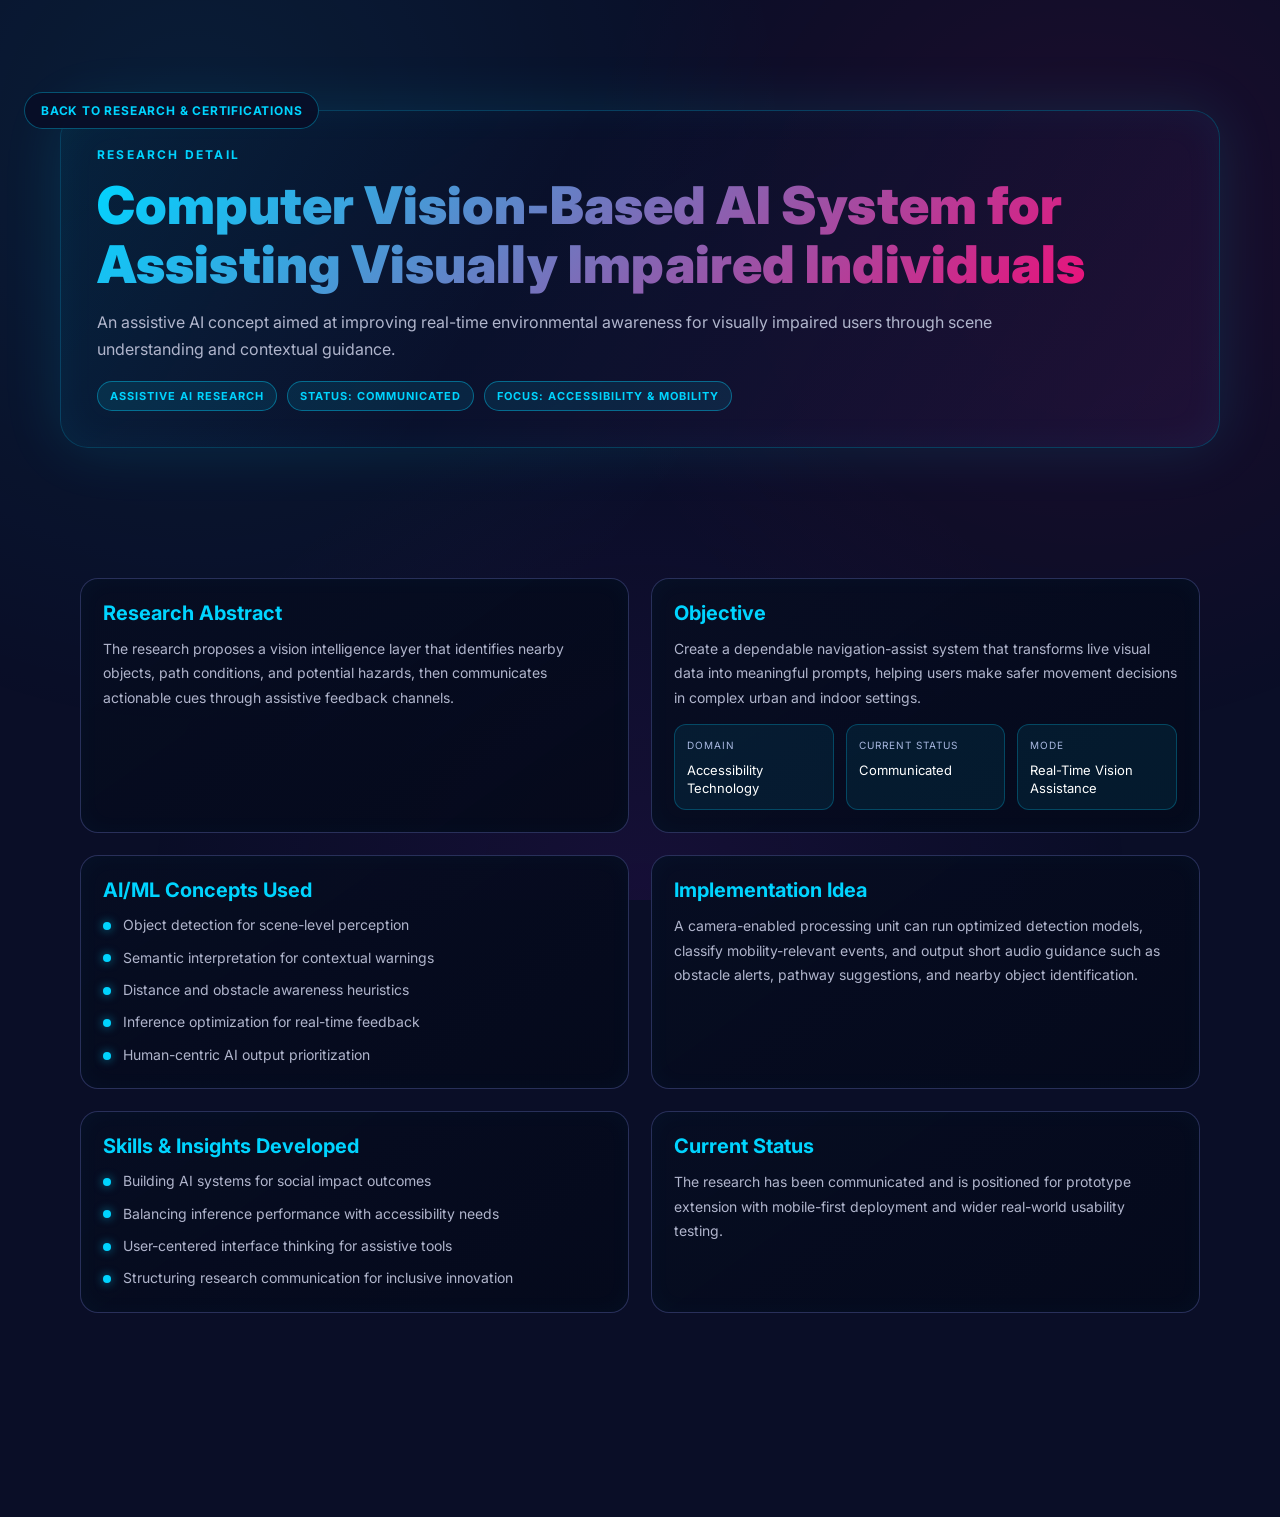
<file: research-vision-assistive-ai.html>
<!DOCTYPE html>
<html lang="en">
<head>
    <meta charset="UTF-8">
    <meta name="viewport" content="width=device-width, initial-scale=1.0">
    <title>Assistive Vision AI Research | Supriyam Debnath</title>
    <link href="https://fonts.googleapis.com/css2?family=Inter:wght@300;400;500;600;700;800;900&family=Space+Mono:wght@400;700&family=JetBrains+Mono:wght@400;600&display=swap" rel="stylesheet">
    <link rel="shortcut icon" href="data:image/svg+xml,<svg xmlns='http://www.w3.org/2000/svg' viewBox='0 0 100 100'><text y='75' font-size='75' fill='%2300d4ff'>S</text></svg>">
    <link rel="stylesheet" href="css/styles.css">
    <link rel="stylesheet" href="css/detail-pages.css">
</head>
<body class="detail-page-body">
    <a href="index.html#research-certifications" class="detail-back">BACK TO RESEARCH & CERTIFICATIONS</a>

    <main class="detail-page-shell">
        <section class="detail-hero">
            <p class="detail-kicker">Research Detail</p>
            <h1 class="detail-title">Computer Vision-Based AI System for Assisting Visually Impaired Individuals</h1>
            <p class="detail-subtitle">An assistive AI concept aimed at improving real-time environmental awareness for visually impaired users through scene understanding and contextual guidance.</p>
            <div class="detail-status-row">
                <span class="detail-pill">Assistive AI Research</span>
                <span class="detail-pill">Status: Communicated</span>
                <span class="detail-pill">Focus: Accessibility & Mobility</span>
            </div>
        </section>

        <section class="detail-grid">
            <article class="detail-card">
                <h2>Research Abstract</h2>
                <p>The research proposes a vision intelligence layer that identifies nearby objects, path conditions, and potential hazards, then communicates actionable cues through assistive feedback channels.</p>
            </article>

            <article class="detail-card">
                <h2>Objective</h2>
                <p>Create a dependable navigation-assist system that transforms live visual data into meaningful prompts, helping users make safer movement decisions in complex urban and indoor settings.</p>
                <div class="info-tiles">
                    <div class="info-tile"><p class="tile-label">Domain</p><p class="tile-value">Accessibility Technology</p></div>
                    <div class="info-tile"><p class="tile-label">Current Status</p><p class="tile-value">Communicated</p></div>
                    <div class="info-tile"><p class="tile-label">Mode</p><p class="tile-value">Real-Time Vision Assistance</p></div>
                </div>
            </article>

            <article class="detail-card">
                <h2>AI/ML Concepts Used</h2>
                <ul class="detail-list">
                    <li>Object detection for scene-level perception</li>
                    <li>Semantic interpretation for contextual warnings</li>
                    <li>Distance and obstacle awareness heuristics</li>
                    <li>Inference optimization for real-time feedback</li>
                    <li>Human-centric AI output prioritization</li>
                </ul>
            </article>

            <article class="detail-card">
                <h2>Implementation Idea</h2>
                <p>A camera-enabled processing unit can run optimized detection models, classify mobility-relevant events, and output short audio guidance such as obstacle alerts, pathway suggestions, and nearby object identification.</p>
            </article>

            <article class="detail-card">
                <h2>Skills & Insights Developed</h2>
                <ul class="detail-list">
                    <li>Building AI systems for social impact outcomes</li>
                    <li>Balancing inference performance with accessibility needs</li>
                    <li>User-centered interface thinking for assistive tools</li>
                    <li>Structuring research communication for inclusive innovation</li>
                </ul>
            </article>

            <article class="detail-card">
                <h2>Current Status</h2>
                <p>The research has been communicated and is positioned for prototype extension with mobile-first deployment and wider real-world usability testing.</p>
            </article>
        </section>
    </main>
</body>
</html>
</file>
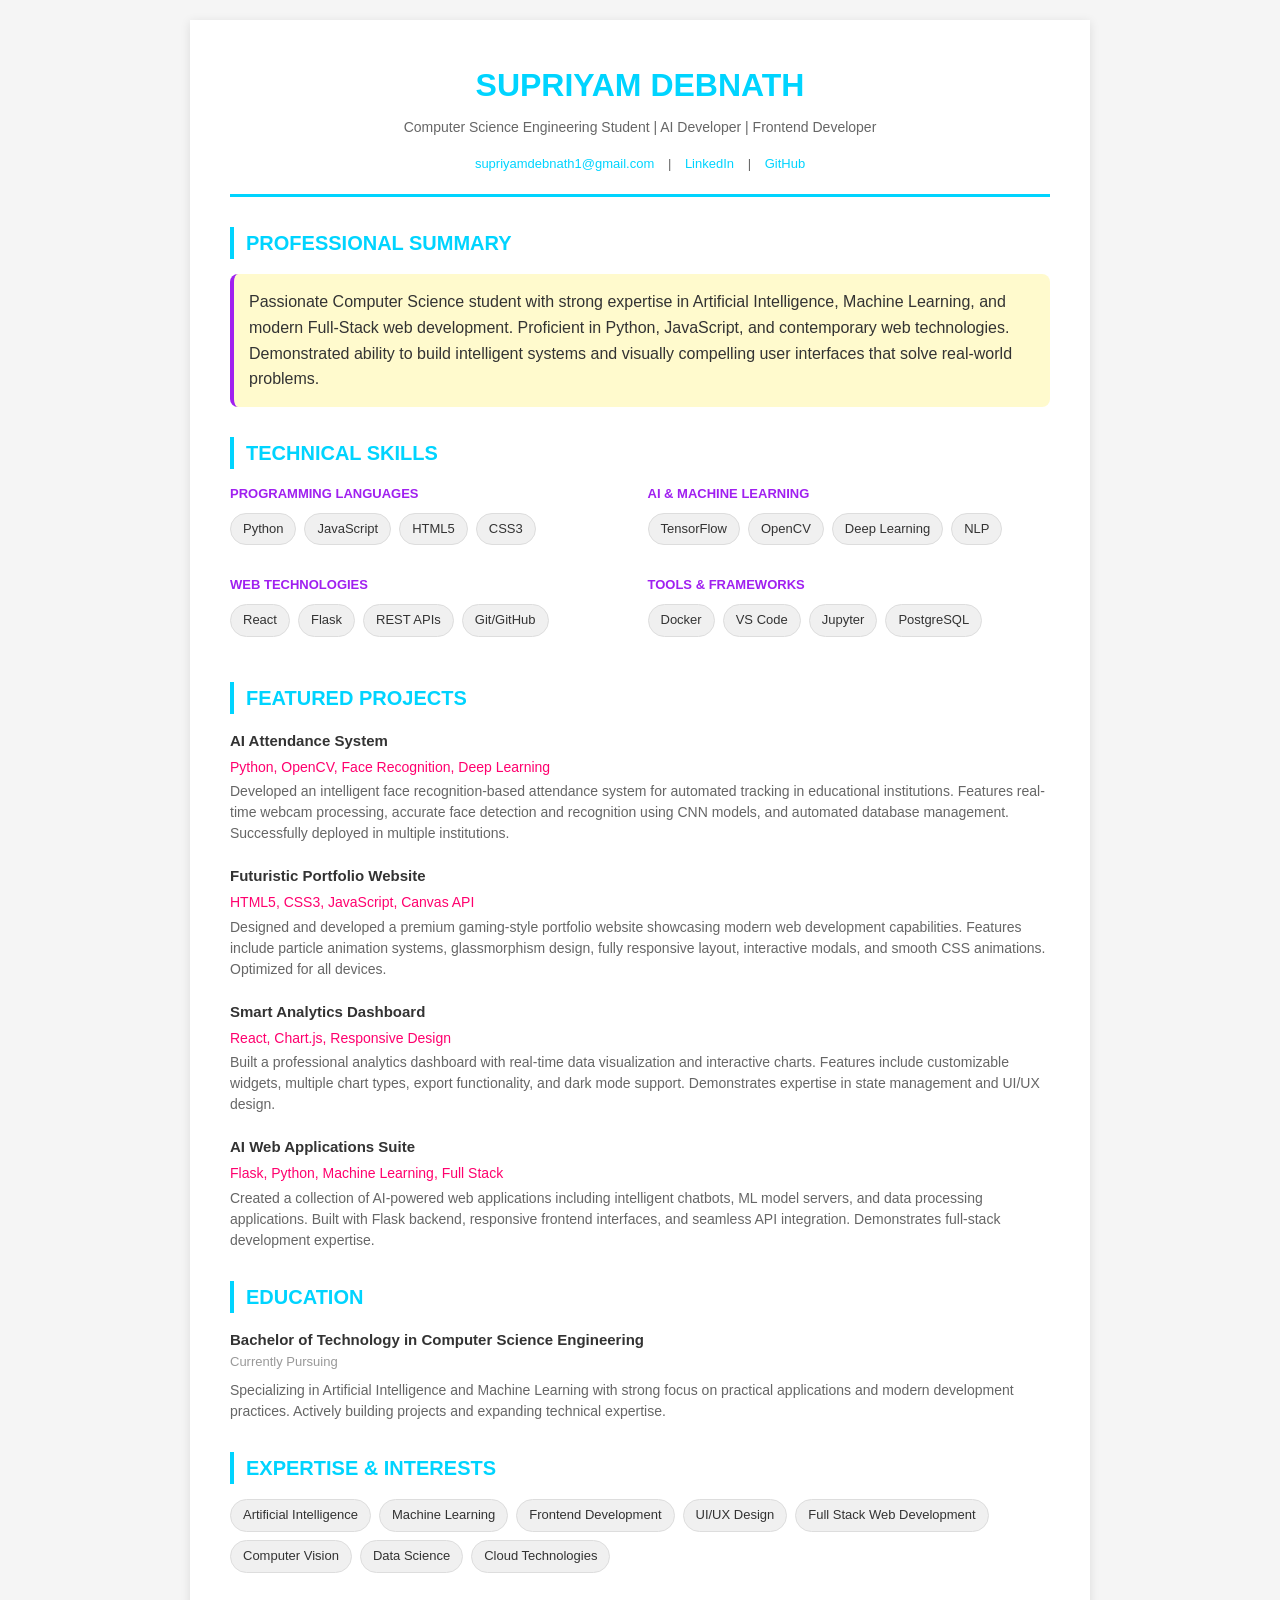
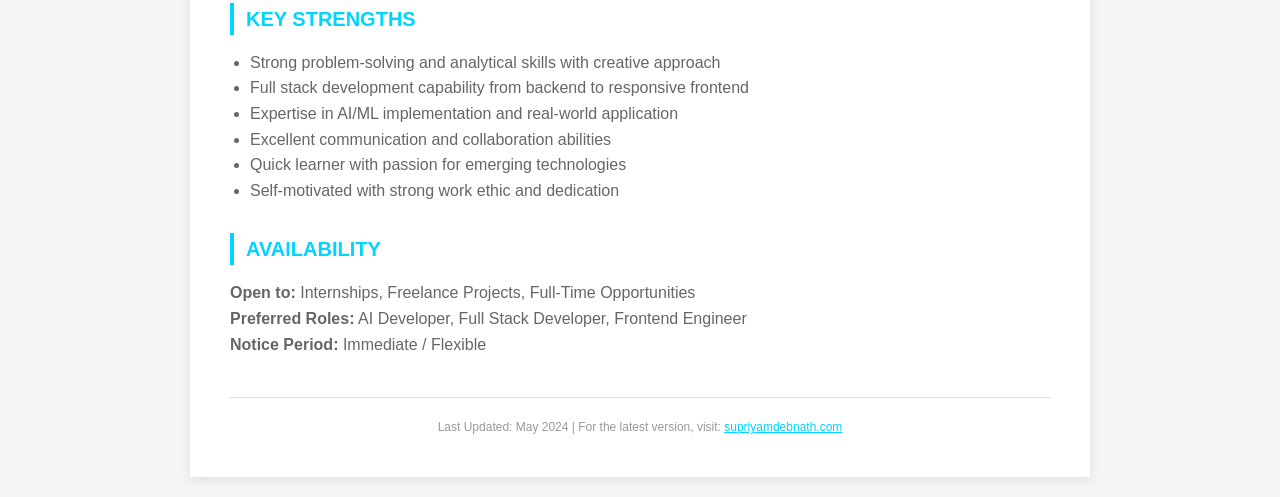
<file: assets/resume/Supriyam_Debnath_CV.html>
<!DOCTYPE html>
<html lang="en">
<head>
    <meta charset="UTF-8">
    <meta name="viewport" content="width=device-width, initial-scale=1.0">
    <title>Supriyam Debnath - CV / Resume</title>
    <style>
        * {
            margin: 0;
            padding: 0;
            box-sizing: border-box;
        }
        
        body {
            font-family: 'Segoe UI', Tahoma, Geneva, Verdana, sans-serif;
            line-height: 1.6;
            color: #333;
            background: #f5f5f5;
            padding: 20px;
        }
        
        .container {
            max-width: 900px;
            margin: 0 auto;
            background: white;
            padding: 40px;
            box-shadow: 0 2px 10px rgba(0,0,0,0.1);
        }
        
        header {
            text-align: center;
            margin-bottom: 30px;
            border-bottom: 3px solid #00d4ff;
            padding-bottom: 20px;
        }
        
        h1 {
            color: #00d4ff;
            font-size: 32px;
            margin-bottom: 5px;
        }
        
        .subtitle {
            color: #666;
            font-size: 14px;
            margin-bottom: 15px;
        }
        
        .contact-info {
            text-align: center;
            font-size: 13px;
            color: #666;
        }
        
        .contact-info a {
            color: #00d4ff;
            text-decoration: none;
            margin: 0 10px;
        }
        
        section {
            margin-bottom: 30px;
        }
        
        h2 {
            color: #00d4ff;
            font-size: 20px;
            margin-bottom: 15px;
            border-left: 4px solid #00d4ff;
            padding-left: 12px;
        }
        
        .entry {
            margin-bottom: 20px;
        }
        
        .entry-title {
            font-weight: 600;
            color: #333;
            font-size: 15px;
        }
        
        .entry-subtitle {
            color: #ff006e;
            font-size: 14px;
            margin: 3px 0;
        }
        
        .entry-date {
            color: #999;
            font-size: 13px;
            margin-bottom: 8px;
        }
        
        .entry-description {
            color: #666;
            font-size: 14px;
            line-height: 1.5;
        }
        
        .skills-grid {
            display: grid;
            grid-template-columns: 1fr 1fr;
            gap: 15px;
        }
        
        .skill-category {
            margin-bottom: 15px;
        }
        
        .skill-category h3 {
            color: #a020f0;
            font-size: 13px;
            text-transform: uppercase;
            margin-bottom: 8px;
            font-weight: 600;
        }
        
        .skills-list {
            display: flex;
            flex-wrap: wrap;
            gap: 8px;
        }
        
        .skill-tag {
            background: #f0f0f0;
            color: #333;
            padding: 5px 12px;
            border-radius: 20px;
            font-size: 13px;
            border: 1px solid #ddd;
        }
        
        .highlight {
            background: #fffacd;
            padding: 15px;
            border-radius: 8px;
            border-left: 4px solid #a020f0;
        }
        
        @media print {
            body {
                background: white;
                padding: 0;
            }
            .container {
                box-shadow: none;
                padding: 0;
            }
        }
    </style>
</head>
<body>
    <div class="container">
        <header>
            <h1>SUPRIYAM DEBNATH</h1>
            <p class="subtitle">Computer Science Engineering Student | AI Developer | Frontend Developer</p>
            <div class="contact-info">
                <a href="mailto:supriyamdebnath1@gmail.com">supriyamdebnath1@gmail.com</a> | 
                <a href="https://linkedin.com/in/supriyamdebnath">LinkedIn</a> | 
                <a href="https://github.com/supriyamdebnath">GitHub</a>
            </div>
        </header>

        <section>
            <h2>PROFESSIONAL SUMMARY</h2>
            <div class="highlight">
                <p>Passionate Computer Science student with strong expertise in Artificial Intelligence, Machine Learning, and modern Full-Stack web development. Proficient in Python, JavaScript, and contemporary web technologies. Demonstrated ability to build intelligent systems and visually compelling user interfaces that solve real-world problems.</p>
            </div>
        </section>

        <section>
            <h2>TECHNICAL SKILLS</h2>
            <div class="skills-grid">
                <div class="skill-category">
                    <h3>Programming Languages</h3>
                    <div class="skills-list">
                        <span class="skill-tag">Python</span>
                        <span class="skill-tag">JavaScript</span>
                        <span class="skill-tag">HTML5</span>
                        <span class="skill-tag">CSS3</span>
                    </div>
                </div>
                <div class="skill-category">
                    <h3>AI & Machine Learning</h3>
                    <div class="skills-list">
                        <span class="skill-tag">TensorFlow</span>
                        <span class="skill-tag">OpenCV</span>
                        <span class="skill-tag">Deep Learning</span>
                        <span class="skill-tag">NLP</span>
                    </div>
                </div>
                <div class="skill-category">
                    <h3>Web Technologies</h3>
                    <div class="skills-list">
                        <span class="skill-tag">React</span>
                        <span class="skill-tag">Flask</span>
                        <span class="skill-tag">REST APIs</span>
                        <span class="skill-tag">Git/GitHub</span>
                    </div>
                </div>
                <div class="skill-category">
                    <h3>Tools & Frameworks</h3>
                    <div class="skills-list">
                        <span class="skill-tag">Docker</span>
                        <span class="skill-tag">VS Code</span>
                        <span class="skill-tag">Jupyter</span>
                        <span class="skill-tag">PostgreSQL</span>
                    </div>
                </div>
            </div>
        </section>

        <section>
            <h2>FEATURED PROJECTS</h2>
            
            <div class="entry">
                <div class="entry-title">AI Attendance System</div>
                <div class="entry-subtitle">Python, OpenCV, Face Recognition, Deep Learning</div>
                <div class="entry-description">
                    Developed an intelligent face recognition-based attendance system for automated tracking in educational institutions. Features real-time webcam processing, accurate face detection and recognition using CNN models, and automated database management. Successfully deployed in multiple institutions.
                </div>
            </div>

            <div class="entry">
                <div class="entry-title">Futuristic Portfolio Website</div>
                <div class="entry-subtitle">HTML5, CSS3, JavaScript, Canvas API</div>
                <div class="entry-description">
                    Designed and developed a premium gaming-style portfolio website showcasing modern web development capabilities. Features include particle animation systems, glassmorphism design, fully responsive layout, interactive modals, and smooth CSS animations. Optimized for all devices.
                </div>
            </div>

            <div class="entry">
                <div class="entry-title">Smart Analytics Dashboard</div>
                <div class="entry-subtitle">React, Chart.js, Responsive Design</div>
                <div class="entry-description">
                    Built a professional analytics dashboard with real-time data visualization and interactive charts. Features include customizable widgets, multiple chart types, export functionality, and dark mode support. Demonstrates expertise in state management and UI/UX design.
                </div>
            </div>

            <div class="entry">
                <div class="entry-title">AI Web Applications Suite</div>
                <div class="entry-subtitle">Flask, Python, Machine Learning, Full Stack</div>
                <div class="entry-description">
                    Created a collection of AI-powered web applications including intelligent chatbots, ML model servers, and data processing applications. Built with Flask backend, responsive frontend interfaces, and seamless API integration. Demonstrates full-stack development expertise.
                </div>
            </div>
        </section>

        <section>
            <h2>EDUCATION</h2>
            <div class="entry">
                <div class="entry-title">Bachelor of Technology in Computer Science Engineering</div>
                <div class="entry-date">Currently Pursuing</div>
                <div class="entry-description">
                    Specializing in Artificial Intelligence and Machine Learning with strong focus on practical applications and modern development practices. Actively building projects and expanding technical expertise.
                </div>
            </div>
        </section>

        <section>
            <h2>EXPERTISE & INTERESTS</h2>
            <div class="entry">
                <div class="skills-list">
                    <span class="skill-tag">Artificial Intelligence</span>
                    <span class="skill-tag">Machine Learning</span>
                    <span class="skill-tag">Frontend Development</span>
                    <span class="skill-tag">UI/UX Design</span>
                    <span class="skill-tag">Full Stack Web Development</span>
                    <span class="skill-tag">Computer Vision</span>
                    <span class="skill-tag">Data Science</span>
                    <span class="skill-tag">Cloud Technologies</span>
                </div>
            </div>
        </section>

        <section>
            <h2>KEY STRENGTHS</h2>
            <ul style="margin-left: 20px; color: #666;">
                <li>Strong problem-solving and analytical skills with creative approach</li>
                <li>Full stack development capability from backend to responsive frontend</li>
                <li>Expertise in AI/ML implementation and real-world application</li>
                <li>Excellent communication and collaboration abilities</li>
                <li>Quick learner with passion for emerging technologies</li>
                <li>Self-motivated with strong work ethic and dedication</li>
            </ul>
        </section>

        <section>
            <h2>AVAILABILITY</h2>
            <p style="color: #666;">
                <strong>Open to:</strong> Internships, Freelance Projects, Full-Time Opportunities<br>
                <strong>Preferred Roles:</strong> AI Developer, Full Stack Developer, Frontend Engineer<br>
                <strong>Notice Period:</strong> Immediate / Flexible
            </p>
        </section>

        <footer style="text-align: center; margin-top: 40px; padding-top: 20px; border-top: 1px solid #ddd; color: #999; font-size: 12px;">
            <p>Last Updated: May 2024 | For the latest version, visit: <a href="https://supriyamdebnath.com" style="color: #00d4ff;">supriyamdebnath.com</a></p>
        </footer>
    </div>
</body>
</html>
</file>
<file: css/styles.css>
/* ========== VARIABLES & ROOT ========== */
:root {
    /* Primary Colors - Cyberpunk Neon */
    --primary: #00d4ff;
    --secondary: #ff006e;
    --accent: #a020f0;
    --success: #00ff88;

    /* Dark Backgrounds */
    --bg-dark: #0a0e27;
    --bg-darker: #050812;
    --bg-card: #1a1f3a;
    --bg-glass: rgba(26, 31, 58, 0.5);

    /* Text Colors */
    --text-primary: #ffffff;
    --text-secondary: #b0b5cc;
    --text-muted: #6b7280;

    /* Borders & Effects */
    --border-color: #2d3561;
    --glow-color: rgba(0, 212, 255, 0.5);

    /* Gradients */
    --gradient-primary: linear-gradient(135deg, var(--primary), var(--secondary));
    --gradient-secondary: linear-gradient(135deg, var(--accent), var(--secondary));
}

/* ========== GLOBAL STYLES ========== */
* {
    margin: 0;
    padding: 0;
    box-sizing: border-box;
}

html {
    scroll-behavior: smooth;
}

/* Prevent accidental text-caret rendering on static content. */
h1, h2, h3, h4, h5, h6,
.section-title,
.hero-subtitle,
.hero-name,
.hero-desc,
.hero-tagline,
.nav-link,
.stat-number,
.stat-label,
.about-text p,
.hero-text p,
.section-header p,
.highlight p {
    caret-color: transparent;
}

/* Static display text should not look editable. */
.hero-subtitle,
.hero-name,
.hero-desc,
.hero-tagline,
.section-title,
.nav-link,
.highlight p,
.about-text p,
.stat-label,
.stat-number {
    user-select: none;
    -webkit-user-select: none;
}

body {
    font-family: 'Inter', sans-serif;
    background: var(--bg-dark);
    color: var(--text-primary);
    overflow-x: hidden;
    position: relative;
}

body::before {
    content: '';
    position: fixed;
    top: 0;
    left: 0;
    width: 100%;
    height: 100%;
    background: radial-gradient(ellipse at 50% 0%, rgba(0, 212, 255, 0.05) 0%, transparent 50%),
                radial-gradient(ellipse at 0% 50%, rgba(255, 0, 110, 0.05) 0%, transparent 50%),
                radial-gradient(ellipse at 100% 100%, rgba(160, 32, 240, 0.05) 0%, transparent 50%);
    pointer-events: none;
    z-index: -1;
    animation: bgShift 15s ease infinite;
}

@keyframes bgShift {
    0%, 100% { background-position: 0% 0%; }
    50% { background-position: 100% 100%; }
}

/* ========== LOADING SCREEN ========== */
.loading-screen {
    position: fixed;
    top: 0;
    left: 0;
    width: 100%;
    height: 100%;
    background: var(--bg-dark);
    display: flex;
    align-items: center;
    justify-content: center;
    z-index: 9999;
    animation: fadeOut 0.8s ease forwards;
    animation-delay: 2s;
}

.loading-screen.hidden {
    display: none;
}

.loading-content {
    text-align: center;
}

.loading-cube {
    width: 60px;
    height: 60px;
    margin: 0 auto 40px;
    position: relative;
    transform-style: preserve-3d;
    animation: rotateCube 3s linear infinite;
}

.cube-face {
    position: absolute;
    width: 60px;
    height: 60px;
    background: linear-gradient(135deg, var(--primary), var(--secondary));
    border: 2px solid var(--primary);
    opacity: 0.3;
}

.cube-face:nth-child(1) { transform: rotateY(0deg) translateZ(30px); }
.cube-face:nth-child(2) { transform: rotateY(90deg) translateZ(30px); }
.cube-face:nth-child(3) { transform: rotateY(180deg) translateZ(30px); }

@keyframes rotateCube {
    from { transform: rotateX(0deg) rotateY(0deg); }
    to { transform: rotateX(360deg) rotateY(360deg); }
}

.loading-text {
    font-size: 18px;
    color: var(--primary);
    letter-spacing: 3px;
    margin-bottom: 20px;
    font-weight: 700;
    animation: pulse 2s ease-in-out infinite;
}

.loading-bar {
    width: 200px;
    height: 2px;
    background: var(--border-color);
    margin: 0 auto;
    overflow: hidden;
    border-radius: 1px;
    position: relative;
}

.loading-progress {
    height: 100%;
    background: var(--gradient-primary);
    width: 0%;
    animation: loadProgress 2s ease-in-out forwards;
    box-shadow: 0 0 20px var(--primary);
}

@keyframes loadProgress {
    0% { width: 0%; }
    100% { width: 100%; }
}

@keyframes fadeOut {
    0% { opacity: 1; visibility: visible; }
    100% { opacity: 0; visibility: hidden; }
}

/* ========== SCROLL PROGRESS BAR ========== */
.scroll-progress {
    position: fixed;
    top: 0;
    left: 0;
    height: 3px;
    background: linear-gradient(90deg, var(--primary), var(--secondary), var(--accent));
    width: 0%;
    z-index: 9998;
    box-shadow: 0 0 20px var(--primary);
}

/* ========== PARTICLE BACKGROUND ========== */
.particle-bg {
    position: fixed;
    top: 0;
    left: 0;
    width: 100%;
    height: 100%;
    z-index: -2;
}

#particleCanvas {
    display: block;
    width: 100%;
    height: 100%;
}

.floating-particles {
    position: fixed;
    top: 0;
    left: 0;
    width: 100%;
    height: 100%;
    z-index: -1;
    pointer-events: none;
}

.floating-particles::before,
.floating-particles::after {
    content: '';
    position: absolute;
    background-image:
        radial-gradient(2px 2px at 20px 30px, var(--primary), rgba(0, 212, 255, 0.2)),
        radial-gradient(2px 2px at 60px 70px, var(--secondary), rgba(255, 0, 110, 0.2)),
        radial-gradient(1px 1px at 50px 50px, var(--accent), rgba(160, 32, 240, 0.2));
    background-repeat: repeat;
    background-size: 200px 200px;
    animation: floatParticles 20s ease-in-out infinite;
}

.floating-particles::before {
    width: 100%;
    height: 100%;
    background-size: 300px 300px;
    opacity: 0.3;
}

.floating-particles::after {
    width: 200%;
    height: 200%;
    background-size: 500px 500px;
    opacity: 0.2;
    animation: floatParticles 30s ease-in-out infinite reverse;
}

@keyframes floatParticles {
    0%, 100% { transform: translate(0, 0); }
    25% { transform: translate(50px, -50px); }
    50% { transform: translate(-50px, 50px); }
    75% { transform: translate(30px, 30px); }
}

/* ========== CURSOR GLOW ========== */
.cursor-glow {
    position: fixed;
    width: 38px;
    height: 38px;
    border: 1.5px solid rgba(0, 212, 255, 0.9);
    border-radius: 50%;
    pointer-events: none;
    z-index: 9997;
    mix-blend-mode: screen;
    transform: translate(-50%, -50%) scale(0.88);
    box-shadow: 0 0 14px rgba(0, 212, 255, 0.58), inset 0 0 10px rgba(0, 212, 255, 0.24);
    opacity: 0;
    transition: opacity 0.2s ease, transform 0.2s ease;
    will-change: opacity, transform, left, top;
}

.cursor-glow.active {
    opacity: 0.65;
    transform: translate(-50%, -50%) scale(1.04);
}

.cursor-glow.tap {
    opacity: 0.5;
    transform: translate(-50%, -50%) scale(1.12);
}

/* ========== NAVBAR ========== */
.navbar {
    position: fixed;
    top: 0;
    width: 100%;
    padding: 20px 0;
    z-index: 1000;
    backdrop-filter: blur(10px);
    background: rgba(10, 14, 39, 0.7);
    border-bottom: 1px solid var(--border-color);
    animation: slideDown 0.6s ease;
}

.navbar.scrolled {
    background: rgba(10, 14, 39, 0.9);
    box-shadow: 0 10px 40px rgba(0, 212, 255, 0.1);
}

@keyframes slideDown {
    from {
        opacity: 0;
        transform: translateY(-50px);
    }
    to {
        opacity: 1;
        transform: translateY(0);
    }
}

.nav-container {
    max-width: 1200px;
    margin: 0 auto;
    padding: 0 20px;
    display: flex;
    justify-content: space-between;
    align-items: center;
}

.nav-logo {
    --tilt-x: 0deg;
    --tilt-y: 0deg;
    --move-x: 0px;
    --move-y: 0px;
    position: relative;
    width: 38px;
    height: 38px;
    display: grid;
    place-items: center;
    text-decoration: none;
    perspective: 900px;
    transform-style: preserve-3d;
    transform: translateY(-2px) scale(0.92);
    opacity: 0;
    transition: transform 0.45s ease, filter 0.35s ease, opacity 0.5s ease;
    will-change: transform;
    animation: logoMicroFloat 7.2s ease-in-out infinite;
}

.nav-logo.logo-ready { opacity: 1; transform: translateY(0) scale(0.98); }

.logo-shell {
    position: relative;
    width: 100%;
    height: 100%;
    border-radius: 12px;
    background:
        linear-gradient(145deg, rgba(255, 255, 255, 0.08), rgba(255, 255, 255, 0.02) 40%, rgba(255, 255, 255, 0.06)),
        linear-gradient(155deg, rgba(8, 15, 42, 0.9), rgba(8, 13, 34, 0.85));
    border: 1px solid rgba(0, 212, 255, 0.26);
    box-shadow: inset 0 0 12px rgba(0, 212, 255, 0.11), 0 8px 14px rgba(0, 0, 0, 0.28), 0 0 10px rgba(0, 212, 255, 0.12);
    display: grid;
    place-items: center;
    transform-style: preserve-3d;
    transform: rotateX(var(--tilt-x)) rotateY(var(--tilt-y)) translate3d(var(--move-x), var(--move-y), 0);
    transition: transform 0.28s ease-out, box-shadow 0.3s ease, border-color 0.3s ease;
    overflow: hidden;
}

.nav-logo:hover .logo-shell,
.nav-logo:focus-visible .logo-shell {
    border-color: rgba(255, 0, 110, 0.34);
    box-shadow: inset 0 0 14px rgba(255, 0, 110, 0.1), 0 10px 16px rgba(0, 0, 0, 0.3), 0 0 14px rgba(0, 212, 255, 0.18);
}

.logo-glyphs {
    position: relative;
    z-index: 4;
    display: flex;
    align-items: center;
    gap: 1px;
    font-family: 'JetBrains Mono', monospace;
    font-weight: 700;
    font-size: 14px;
    letter-spacing: 1.6px;
    transform: translateZ(14px);
}

.glyph-s {
    color: #59e7ff;
    text-shadow: 0 0 5px rgba(0, 212, 255, 0.58);
}

.glyph-d {
    color: #ff6cb7;
    text-shadow: 0 0 5px rgba(255, 0, 110, 0.58);
}

.logo-ambient {
    position: absolute;
    inset: -8px;
    border-radius: 14px;
    background: radial-gradient(circle, rgba(0, 212, 255, 0.3) 0%, rgba(255, 0, 110, 0.16) 42%, transparent 72%);
    filter: blur(8px);
    opacity: 0.42;
    animation: logoBreathe 5.3s ease-in-out infinite;
    z-index: -2;
}

.logo-hud-rings {
    position: absolute;
    inset: -4px;
    border-radius: 14px;
    z-index: -1;
    pointer-events: none;
}

.hud-ring {
    position: absolute;
    inset: 0;
    border-radius: 14px;
}

.hud-ring-outer {
    border: 1px solid rgba(0, 212, 255, 0.24);
    background:
        linear-gradient(135deg, rgba(0, 212, 255, 0.12), transparent 58%, rgba(255, 0, 110, 0.1));
    box-shadow: 0 0 8px rgba(0, 212, 255, 0.12);
    animation: energyFloat 8.5s ease-in-out infinite, hudRotateOuter 26s linear infinite;
}

.hud-ring-inner {
    display: none;
}

.logo-scanlines {
    position: absolute;
    inset: 0;
    background: repeating-linear-gradient(180deg, rgba(255, 255, 255, 0.055) 0 1px, transparent 1px 3px);
    mix-blend-mode: screen;
    opacity: 0.14;
    animation: logoScan 8.5s linear infinite;
    z-index: 3;
}

@keyframes hudRotateOuter {
    from { transform: rotate(0deg) scale(1); }
    to { transform: rotate(360deg) scale(1); }
}

@keyframes hudRotateInner {
    from { transform: rotate(360deg); }
    to { transform: rotate(0deg); }
}

@keyframes energyFloat {
    0%, 100% { transform: translateY(0) scale(0.98); opacity: 0.72; }
    50% { transform: translateY(-1px) scale(1.02); opacity: 0.94; }
}

@keyframes logoScan {
    0%, 100% { transform: translateY(-1%); opacity: 0.1; }
    50% { transform: translateY(1%); opacity: 0.18; }
}

@keyframes logoBreathe {
    0%, 100% { transform: scale(0.97); opacity: 0.33; }
    50% { transform: scale(1.04); opacity: 0.56; }
}

@keyframes logoMicroFloat {
    0%, 100% { transform: translateY(-1px) scale(0.92); }
    50% { transform: translateY(0) scale(0.92); }
}

@media (hover: hover) and (pointer: fine) {
    .nav-logo:hover,
    .nav-logo:focus-visible {
        transform: translateY(-1px) scale(1.01);
        filter: drop-shadow(0 0 10px rgba(0, 212, 255, 0.22)) drop-shadow(0 0 8px rgba(255, 0, 110, 0.15));
    }

    .nav-logo:hover .hud-ring-outer,
    .nav-logo:focus-visible .hud-ring-outer {
        opacity: 1;
        box-shadow: 0 0 12px rgba(0, 212, 255, 0.18), 0 0 10px rgba(255, 0, 110, 0.13);
        animation-duration: 7.2s, 18s;
    }
}

@media (hover: none), (pointer: coarse) {
    .nav-logo {
        width: 32px;
        height: 32px;
    }

    .logo-glyphs {
        font-size: 12px;
    }

    .logo-hud-rings {
        inset: -3px;
    }

    .hud-ring-outer {
        animation-duration: 9s;
    }

    .logo-shell {
        transform: translate3d(0, 0, 0);
    }
}

@media (prefers-reduced-motion: reduce) {
    .nav-logo,
    .logo-ambient,
    .hud-ring-outer,
    .hud-ring-inner,
    .logo-scanlines {
        animation: none;
    }
    .nav-logo,
    .logo-shell {
        transition: none;
    }
}

.nav-menu {
    display: flex;
    list-style: none;
    gap: 30px;
}

.nav-link {
    font-size: 12px;
    font-weight: 600;
    letter-spacing: 1px;
    color: var(--text-secondary);
    text-decoration: none;
    position: relative;
    transition: color 0.3s ease;
    text-transform: uppercase;
}

.nav-link::after {
    content: '';
    position: absolute;
    bottom: -5px;
    left: 0;
    width: 0;
    height: 2px;
    background: var(--primary);
    transition: width 0.3s ease;
    box-shadow: 0 0 10px var(--primary);
}

.nav-link:hover,
.nav-link.active {
    color: var(--primary);
}

.nav-link:hover::after,
.nav-link.active::after {
    width: 100%;
}

.hamburger {
    display: none;
    flex-direction: column;
    gap: 6px;
    cursor: pointer;
}

.hamburger span {
    width: 25px;
    height: 2px;
    background: var(--primary);
    border-radius: 2px;
    transition: all 0.3s ease;
}

/* ========== HERO SECTION ========== */
.hero {
    min-height: 100vh;
    display: flex;
    flex-direction: column;
    align-items: center;
    justify-content: center;
    padding: 100px 20px 50px;
    position: relative;
    overflow: hidden;
}

.hero::before {
    content: '';
    position: absolute;
    width: 600px;
    height: 600px;
    background: radial-gradient(circle, rgba(0, 212, 255, 0.15) 0%, transparent 70%);
    top: -200px;
    right: -200px;
    z-index: -1;
    animation: float 8s ease-in-out infinite;
}

.hero::after {
    content: '';
    position: absolute;
    width: 500px;
    height: 500px;
    background: radial-gradient(circle, rgba(255, 0, 110, 0.15) 0%, transparent 70%);
    bottom: -150px;
    left: -150px;
    z-index: -1;
    animation: float 10s ease-in-out infinite reverse;
}

@keyframes float {
    0%, 100% { transform: translateY(0px); }
    50% { transform: translateY(50px); }
}

.hero-content {
    display: grid;
    grid-template-columns: 1fr 1fr;
    gap: 60px;
    align-items: center;
    width: 100%;
    max-width: 1200px;
    z-index: 10;
}

.hero-text {
    animation: fadeInUp 1s ease;
    max-width: 620px;
}

@keyframes fadeInUp {
    from {
        opacity: 0;
        transform: translateY(40px);
    }
    to {
        opacity: 1;
        transform: translateY(0);
    }
}

.hero-subtitle {
    font-size: 13px;
    letter-spacing: 2px;
    color: #8edfff;
    margin-bottom: 14px;
    font-weight: 700;
    text-transform: uppercase;
    animation: slideInLeft 0.8s ease;
    text-shadow: 0 0 8px rgba(0, 212, 255, 0.2);
}

.hero-title {
    font-size: clamp(48px, 8vw, 80px);
    font-weight: 900;
    line-height: 1.1;
    margin-bottom: 15px;
    letter-spacing: -1px;
    background: var(--gradient-primary);
    -webkit-background-clip: text;
    -webkit-text-fill-color: transparent;
    background-clip: text;
    filter: drop-shadow(0 0 30px rgba(0, 212, 255, 0.5));
    animation: slideInUp 0.9s ease;
}

.hero-name {
    font-size: clamp(36px, 6vw, 60px);
    font-weight: 900;
    line-height: 1.05;
    margin-bottom: 22px;
    letter-spacing: 1px;
    background: var(--gradient-primary);
    -webkit-background-clip: text;
    -webkit-text-fill-color: transparent;
    background-clip: text;
    filter: drop-shadow(0 0 28px rgba(0, 212, 255, 0.45));
    animation: fadeInUp 0.9s ease 0.15s both;
}

.hero-desc {
    font-size: 18px;
    color: rgba(236, 245, 255, 0.88);
    margin-bottom: 18px;
    letter-spacing: 0.4px;
    animation: fadeInUp 1.1s ease;
}

@keyframes slideInLeft {
    from { opacity: 0; transform: translateX(-40px); }
    to { opacity: 1; transform: translateX(0); }
}

@keyframes slideInUp {
    from { opacity: 0; transform: translateY(40px); }
    to { opacity: 1; transform: translateY(0); }
}

.gradient-text {
    background: var(--gradient-primary);
    -webkit-background-clip: text;
    -webkit-text-fill-color: transparent;
    background-clip: text;
    font-weight: 700;
}

.hero-tagline {
    font-size: 16px;
    color: var(--text-secondary);
    max-width: 500px;
    margin-bottom: 44px;
    line-height: 1.6;
    animation: fadeInUp 1.2s ease;
}

.hero-buttons {
    display: flex;
    gap: 20px;
    margin-bottom: 50px;
    flex-wrap: wrap;
    animation: fadeInUp 1.3s ease;
}

/* ========== BUTTONS ========== */
.btn {
    padding: 16px 40px;
    font-size: 12px;
    font-weight: 700;
    letter-spacing: 1.5px;
    border: 2px solid;
    border-radius: 50px;
    cursor: pointer;
    text-decoration: none;
    text-transform: uppercase;
    position: relative;
    overflow: hidden;
    transition: all 0.3s ease;
    display: inline-flex;
    align-items: center;
    gap: 10px;
}

.btn::before {
    content: '';
    position: absolute;
    inset: 0;
    background: radial-gradient(circle at center, rgba(255, 255, 255, 0.2), transparent);
    opacity: 0;
    transition: opacity 0.3s ease;
}

.btn:hover::before {
    opacity: 1;
}

.btn-glow {
    position: absolute;
    inset: -2px;
    background: linear-gradient(90deg, var(--primary), var(--secondary), var(--primary));
    border-radius: 50px;
    opacity: 0;
    z-index: -1;
    transition: opacity 0.3s ease;
    filter: blur(20px);
}

.btn:hover .btn-glow {
    opacity: 0.8;
}

.btn-primary {
    border-color: var(--primary);
    color: var(--primary);
    background: linear-gradient(135deg, rgba(0, 212, 255, 0.1), rgba(0, 212, 255, 0.05));
    box-shadow: inset 0 0 20px rgba(0, 212, 255, 0.1), 0 0 20px rgba(0, 212, 255, 0.3);
}

.btn-primary:hover {
    border-color: var(--primary);
    box-shadow: inset 0 0 20px rgba(0, 212, 255, 0.2), 0 0 40px rgba(0, 212, 255, 0.6);
    transform: translateY(-2px);
}

.btn-secondary {
    border-color: var(--secondary);
    color: var(--text-primary);
    background: linear-gradient(135deg, rgba(255, 0, 110, 0.1), rgba(255, 0, 110, 0.05));
    box-shadow: inset 0 0 20px rgba(255, 0, 110, 0.1), 0 0 20px rgba(255, 0, 110, 0.2);
}

.btn-secondary:hover {
    border-color: var(--secondary);
    box-shadow: inset 0 0 20px rgba(255, 0, 110, 0.2), 0 0 40px rgba(255, 0, 110, 0.5);
    transform: translateY(-2px);
}

.btn-submit {
    width: 100%;
    background: var(--gradient-primary);
    border-color: var(--primary);
    color: var(--bg-dark);
    font-weight: 800;
    margin-top: 20px;
    transform: translateY(0);
    transition: transform 0.25s ease, box-shadow 0.25s ease, filter 0.25s ease;
}

.btn-submit:hover {
    box-shadow: 0 0 40px rgba(0, 212, 255, 0.6), inset 0 0 20px rgba(255, 255, 255, 0.2);
    transform: translateY(-2px) scale(1.01);
    filter: saturate(1.15);
}

.btn-submit:active {
    transform: translateY(1px) scale(0.99);
    box-shadow: 0 0 24px rgba(0, 212, 255, 0.45), inset 0 0 12px rgba(255, 255, 255, 0.2);
}

.btn-submit:disabled,
.btn-submit.is-loading {
    opacity: 0.78;
    cursor: not-allowed;
    filter: saturate(0.9);
    box-shadow: 0 0 20px rgba(0, 212, 255, 0.25), inset 0 0 12px rgba(255, 255, 255, 0.08);
}

.btn-submit .btn-label {
    display: inline-flex;
    align-items: center;
    gap: 10px;
}

.btn-submit.is-loading .btn-label::after {
    content: '';
    width: 14px;
    height: 14px;
    border-radius: 50%;
    border: 2px solid rgba(255, 255, 255, 0.28);
    border-top-color: rgba(255, 255, 255, 0.95);
    animation: spinLoader 0.8s linear infinite;
}

@keyframes spinLoader {
    to { transform: rotate(360deg); }
}

/* ========== RESUME BUTTONS ========== */
.hero-resume-buttons {
    display: flex;
    gap: 16px;
    margin-top: 30px;
    animation: fadeInUp 1.5s ease;
}

.btn-resume, .btn-download {
    border-color: var(--accent);
    color: var(--accent);
    background: linear-gradient(135deg, rgba(160, 32, 240, 0.1), rgba(160, 32, 240, 0.05));
    box-shadow: inset 0 0 20px rgba(160, 32, 240, 0.1), 0 0 20px rgba(160, 32, 240, 0.3);
    position: relative;
    overflow: hidden;
    transition: all 0.3s ease;
}

.btn-resume::before, .btn-download::before {
    content: '';
    position: absolute;
    inset: 0;
    background: linear-gradient(90deg, transparent, rgba(160, 32, 240, 0.3), transparent);
    animation: shine 3s infinite;
}

@keyframes shine {
    0% { transform: translateX(-100%); }
    100% { transform: translateX(100%); }
}

.btn-resume:hover, .btn-download:hover {
    border-color: var(--accent);
    box-shadow: inset 0 0 30px rgba(160, 32, 240, 0.3), 0 0 60px rgba(160, 32, 240, 0.8);
    transform: translateY(-3px);
    background: linear-gradient(135deg, rgba(160, 32, 240, 0.2), rgba(160, 32, 240, 0.1));
}

.btn-resume:active, .btn-download:active {
    transform: translateY(-1px);
}

/* ========== PROJECT MODAL ========== */
.project-modal {
    display: none;
    position: fixed;
    top: 0;
    left: 0;
    width: 100%;
    height: 100%;
    background: rgba(5, 8, 18, 0.95);
    backdrop-filter: blur(8px);
    z-index: 9000;
    align-items: center;
    justify-content: center;
    animation: fadeIn 0.3s ease;
    overflow-y: auto;
    padding: 20px;
}

.project-modal.active {
    display: flex;
}

@keyframes fadeIn {
    from { opacity: 0; }
    to { opacity: 1; }
}

.modal-content {
    background: linear-gradient(135deg, rgba(26, 31, 58, 0.9), rgba(26, 31, 58, 0.95));
    border: 2px solid rgba(0, 212, 255, 0.3);
    border-radius: 20px;
    padding: 40px;
    max-width: 800px;
    width: 100%;
    position: relative;
    box-shadow: 0 0 60px rgba(0, 212, 255, 0.2), inset 0 0 40px rgba(0, 212, 255, 0.05);
    animation: slideUp 0.4s ease;
}

@keyframes slideUp {
    from {
        opacity: 0;
        transform: translateY(40px);
    }
    to {
        opacity: 1;
        transform: translateY(0);
    }
}

.modal-close {
    position: absolute;
    top: 20px;
    right: 20px;
    background: none;
    border: none;
    color: var(--primary);
    font-size: 32px;
    cursor: pointer;
    transition: all 0.3s ease;
    width: 40px;
    height: 40px;
    display: flex;
    align-items: center;
    justify-content: center;
    border-radius: 50%;
}

.modal-close:hover {
    color: var(--secondary);
    background: rgba(255, 0, 110, 0.1);
    transform: rotate(90deg);
}

.modal-header {
    margin-bottom: 40px;
    border-bottom: 2px solid rgba(0, 212, 255, 0.2);
    padding-bottom: 20px;
}

.modal-header h2 {
    font-size: 32px;
    background: var(--gradient-primary);
    -webkit-background-clip: text;
    -webkit-text-fill-color: transparent;
    background-clip: text;
    margin-bottom: 15px;
}

.modal-tags {
    display: flex;
    gap: 10px;
    flex-wrap: wrap;
}

.modal-tags .tag {
    background: rgba(0, 212, 255, 0.15);
    border: 1px solid rgba(0, 212, 255, 0.3);
    color: var(--primary);
    padding: 6px 14px;
    border-radius: 20px;
    font-size: 12px;
    letter-spacing: 0.5px;
}

.modal-body {
    margin-bottom: 30px;
}

.modal-section {
    margin-bottom: 30px;
}

.modal-section h3 {
    color: var(--primary);
    margin-bottom: 12px;
    font-size: 18px;
    letter-spacing: 1px;
}

.modal-section p {
    color: var(--text-secondary);
    line-height: 1.8;
    margin-bottom: 10px;
}

.modal-section ul {
    list-style: none;
    padding-left: 0;
}

.modal-section li {
    color: var(--text-secondary);
    margin-bottom: 10px;
    padding-left: 25px;
    position: relative;
    line-height: 1.6;
}

.modal-section li:before {
    content: '▹';
    position: absolute;
    left: 0;
    color: var(--primary);
    font-weight: bold;
}

.modal-footer {
    display: flex;
    gap: 15px;
    flex-wrap: wrap;
}

.modal-footer .project-btn {
    flex: 1;
    min-width: 150px;
    text-align: center;
    padding: 12px 24px;
}

/* ========== HERO STATS ========== */
.hero-stats {
    display: grid;
    grid-template-columns: repeat(3, minmax(180px, 1fr));
    gap: 24px;
    margin-top: 50px;
    padding-top: 44px;
    border-top: 1px solid rgba(255, 255, 255, 0.08);
    animation: fadeInUp 1.4s ease;
}

.stat {
    background: rgba(6, 11, 31, 0.85);
    border: 1px solid rgba(0, 212, 255, 0.14);
    border-radius: 28px;
    padding: 28px 22px;
    text-align: center;
    box-shadow: 0 0 40px rgba(0, 212, 255, 0.08);
    transition: transform 0.3s ease, border-color 0.3s ease, box-shadow 0.3s ease;
}

.stat:hover {
    transform: translateY(-6px);
    border-color: rgba(0, 212, 255, 0.34);
    box-shadow: 0 0 80px rgba(0, 212, 255, 0.15);
}

.stat-number {
    font-size: 36px;
    font-weight: 900;
    background: var(--gradient-primary);
    -webkit-background-clip: text;
    -webkit-text-fill-color: transparent;
    background-clip: text;
    margin-bottom: 10px;
}

.hero-stats .stat:nth-child(3) .stat-number {
    font-size: clamp(22px, 1.9vw, 28px);
    line-height: 1.1;
    white-space: nowrap;
    overflow: visible;
}

.stat-label {
    font-size: 13px;
    color: var(--text-secondary);
    letter-spacing: 1px;
    text-transform: uppercase;
}

/* ========== HERO VISUAL ========== */
.hero-visual {
    display: flex;
    align-items: center;
    justify-content: center;
    animation: fadeInRight 1.2s ease;
}

.profile-frame {
    position: relative;
    width: 320px;
    height: 420px;
    border-radius: 40px;
    padding: 18px;
    background: linear-gradient(180deg, rgba(0, 212, 255, 0.15), rgba(255, 0, 110, 0.1));
    box-shadow: 0 0 60px rgba(0, 212, 255, 0.18);
    display: flex;
    align-items: center;
    justify-content: center;
    overflow: hidden;
}

.profile-photo {
    width: 100%;
    height: 100%;
    object-fit: cover;
    border-radius: 32px;
    border: 3px solid rgba(255, 255, 255, 0.12);
    box-shadow: 0 0 40px rgba(0, 212, 255, 0.18);
    display: block;
}

.profile-placeholder {
    position: absolute;
    inset: 18px;
    border-radius: 32px;
    display: none;
    align-items: center;
    justify-content: center;
    text-align: center;
    padding: 24px;
    background: rgba(10, 14, 39, 0.95);
    border: 2px dashed rgba(0, 212, 255, 0.35);
    color: rgba(255, 255, 255, 0.75);
    font-size: 18px;
    letter-spacing: 0.8px;
    font-weight: 700;
}

.profile-ring {
    position: absolute;
    inset: 12px;
    border: 2px solid rgba(0, 212, 255, 0.5);
    border-radius: 36px;
    box-shadow: 0 0 30px rgba(0, 212, 255, 0.2);
    pointer-events: none;
}

@keyframes fadeInRight {
    from { opacity: 0; transform: translateX(40px); }
    to { opacity: 1; transform: translateX(0); }
}

.neon-box {
    width: 300px;
    height: 300px;
    border: 2px solid var(--primary);
    border-radius: 20px;
    background: linear-gradient(135deg, rgba(0, 212, 255, 0.05), rgba(0, 212, 255, 0.02));
    backdrop-filter: blur(10px);
    display: flex;
    align-items: center;
    justify-content: center;
    position: relative;
    overflow: hidden;
    box-shadow: inset 0 0 40px rgba(0, 212, 255, 0.1), 0 0 40px rgba(0, 212, 255, 0.2);
}

.neon-box::before {
    content: '';
    position: absolute;
    inset: 0;
    background: linear-gradient(135deg, transparent, rgba(0, 212, 255, 0.1), transparent);
    animation: shimmer 3s infinite;
}

@keyframes shimmer {
    0% { transform: translateX(-100%) translateY(-100%); }
    100% { transform: translateX(100%) translateY(100%); }
}

.box-inner {
    position: relative;
    z-index: 2;
}

.hero-icon {
    width: 200px;
    height: 200px;
    color: var(--primary);
    filter: drop-shadow(0 0 20px rgba(0, 212, 255, 0.5));
    animation: float 4s ease-in-out infinite;
}

/* ========== SCROLL INDICATOR ========== */
.scroll-indicator {
    position: absolute;
    bottom: 30px;
    left: 50%;
    transform: translateX(-50%);
    display: flex;
    flex-direction: column;
    align-items: center;
    gap: 10px;
    animation: bounce 2s infinite;
    transition: opacity 0.4s ease, visibility 0.4s ease;
    visibility: visible;
    opacity: 1;
}

.scroll-indicator.hidden {
    opacity: 0;
    visibility: hidden;
    animation: none;
}

.scroll-indicator span {
    font-size: 11px;
    letter-spacing: 2px;
    color: var(--text-muted);
    text-transform: uppercase;
}

.mouse-wheel {
    width: 20px;
    height: 30px;
    border: 2px solid var(--primary);
    border-radius: 10px;
    position: relative;
}

.mouse-wheel::after {
    content: '';
    position: absolute;
    width: 2px;
    height: 8px;
    background: var(--primary);
    left: 50%;
    top: 6px;
    transform: translateX(-50%);
    animation: scrollDown 1.5s ease-in-out infinite;
}

@keyframes scrollDown {
    0% { opacity: 1; transform: translateX(-50%) translateY(0); }
    100% { opacity: 0; transform: translateX(-50%) translateY(12px); }
}

@keyframes bounce {
    0%, 100% { transform: translateX(-50%) translateY(0); }
    50% { transform: translateX(-50%) translateY(15px); }
}

/* ========== SECTIONS ========== */
section {
    padding: 100px 20px;
    position: relative;
    max-width: 1200px;
    margin: 0 auto;
    width: 100%;
}

.section-header {
    text-align: center;
    margin-bottom: 60px;
    animation: slideInDown 0.8s ease;
}

.section-title {
    font-size: clamp(36px, 6vw, 56px);
    font-weight: 900;
    letter-spacing: 2px;
    margin-bottom: 15px;
    background: var(--gradient-primary);
    -webkit-background-clip: text;
    -webkit-text-fill-color: transparent;
    background-clip: text;
    text-transform: uppercase;
}

.title-underline {
    width: 100px;
    height: 4px;
    background: var(--gradient-primary);
    margin: 0 auto;
    border-radius: 2px;
    box-shadow: 0 0 20px rgba(0, 212, 255, 0.5);
}

/* ========== ABOUT SECTION ========== */
.about {
    background: linear-gradient(180deg, rgba(0, 212, 255, 0.03) 0%, transparent 100%);
    border-top: 1px solid var(--border-color);
    border-bottom: 1px solid var(--border-color);
}

.about-container {
    display: grid;
    grid-template-columns: 1fr 1fr;
    gap: 60px;
    align-items: start;
}

.about-text {
    padding-top: 2px;
}

.about-text > p:first-child {
    margin-top: 2px;
}

.about-text p {
    color: var(--text-secondary);
    line-height: 1.8;
    margin-bottom: 20px;
    font-size: 15px;
}

.about-highlights {
    display: grid;
    grid-template-columns: 1fr 1fr;
    gap: 20px;
    margin-top: 30px;
}

.highlight {
    background: var(--bg-glass);
    border: 1px solid var(--border-color);
    padding: 20px;
    border-radius: 12px;
    display: flex;
    align-items: center;
    gap: 15px;
    transition: all 0.3s ease;
    backdrop-filter: blur(10px);
}

.highlight:hover {
    border-color: var(--primary);
    background: linear-gradient(135deg, rgba(0, 212, 255, 0.1), rgba(0, 212, 255, 0.05));
    box-shadow: 0 0 30px rgba(0, 212, 255, 0.2);
}

.highlight-icon {
    font-size: 32px;
}

.highlight p {
    margin-bottom: 0;
    color: var(--text-secondary);
}

.about-visual {
    display: grid;
    grid-template-columns: 1fr;
    gap: 20px;
}

.about-card {
    background: var(--bg-glass);
    border: 2px solid var(--border-color);
    padding: 40px;
    border-radius: 16px;
    text-align: center;
    position: relative;
    overflow: hidden;
    backdrop-filter: blur(10px);
    transition: all 0.3s ease;
    animation: fadeIn 0.8s ease;
}

.about-card:hover {
    border-color: var(--primary);
    box-shadow: 0 0 40px rgba(0, 212, 255, 0.3);
    transform: translateY(-10px);
}

.card-glow {
    position: absolute;
    inset: 0;
    background: radial-gradient(circle at center, rgba(0, 212, 255, 0.1), transparent);
    opacity: 0;
    transition: opacity 0.3s ease;
    pointer-events: none;
}

.about-card:hover .card-glow {
    opacity: 1;
}

.card-content {
    position: relative;
    z-index: 2;
}

.about-stat {
    font-size: 48px;
    font-weight: 900;
    background: var(--gradient-primary);
    -webkit-background-clip: text;
    -webkit-text-fill-color: transparent;
    background-clip: text;
    margin-bottom: 10px;
}

.about-stat-label {
    color: var(--text-secondary);
    font-size: 14px;
    letter-spacing: 1px;
    text-transform: uppercase;
}

@keyframes fadeIn {
    from { opacity: 0; transform: translateY(20px); }
    to { opacity: 1; transform: translateY(0); }
}

/* ========== SKILLS SECTION ========== */
.skills {
    background: linear-gradient(180deg, transparent 0%, rgba(255, 0, 110, 0.03) 100%);
}

.skills-container {
    display: grid;
    gap: 60px;
}

.skill-category {
    animation: fadeInUp 0.8s ease;
}

.category-title {
    font-size: 20px;
    font-weight: 700;
    color: var(--primary);
    margin-bottom: 30px;
    letter-spacing: 1px;
    text-transform: uppercase;
}

.skill-cards {
    display: grid;
    grid-template-columns: repeat(auto-fit, minmax(150px, 1fr));
    gap: 20px;
}

.skill-card {
    background: var(--bg-glass);
    border: 2px solid var(--border-color);
    padding: 30px 20px;
    border-radius: 12px;
    text-align: center;
    transition: all 0.3s ease;
    backdrop-filter: blur(10px);
    position: relative;
    overflow: hidden;
}

.skill-card::before {
    content: '';
    position: absolute;
    inset: 0;
    background: linear-gradient(135deg, rgba(0, 212, 255, 0.2), transparent);
    opacity: 0;
    transition: opacity 0.3s ease;
}

.skill-card:hover {
    border-color: var(--primary);
    background: linear-gradient(135deg, rgba(0, 212, 255, 0.1), rgba(0, 212, 255, 0.05));
    transform: translateY(-10px);
    box-shadow: 0 0 30px rgba(0, 212, 255, 0.3);
}

.skill-card:hover::before {
    opacity: 1;
}

.skill-icon {
    width: 60px;
    height: 60px;
    margin: 0 auto 15px;
    color: var(--primary);
    position: relative;
    z-index: 2;
}

.skill-icon svg {
    width: 100%;
    height: 100%;
    filter: drop-shadow(0 0 10px rgba(0, 212, 255, 0.4));
}

.skill-card h4 {
    font-size: 16px;
    font-weight: 700;
    color: var(--text-primary);
    margin-bottom: 5px;
    position: relative;
    z-index: 2;
}

.skill-card p {
    font-size: 12px;
    color: var(--text-secondary);
    position: relative;
    z-index: 2;
}

/* ========== RESEARCH & CERTIFICATIONS SECTION ========== */
.research-certifications {
    background: linear-gradient(180deg, rgba(0, 212, 255, 0.03) 0%, rgba(255, 0, 110, 0.035) 100%);
    border-top: 1px solid var(--border-color);
    border-bottom: 1px solid var(--border-color);
}

.section-intro {
    max-width: 780px;
    margin: 0 auto 52px;
    text-align: center;
    color: var(--text-secondary);
    line-height: 1.8;
    font-size: 15px;
}

.rc-layout {
    display: grid;
    grid-template-columns: 1fr 1fr;
    gap: 32px;
}

.rc-column {
    background: linear-gradient(145deg, rgba(11, 18, 48, 0.86), rgba(6, 11, 30, 0.9));
    border: 1px solid rgba(0, 212, 255, 0.2);
    border-radius: 24px;
    padding: 28px 24px;
    box-shadow: 0 0 45px rgba(0, 212, 255, 0.12), inset 0 0 32px rgba(0, 212, 255, 0.04);
    backdrop-filter: blur(12px);
}

.rc-column-head {
    margin-bottom: 22px;
}

.rc-kicker {
    font-size: 11px;
    letter-spacing: 2px;
    color: var(--primary);
    text-transform: uppercase;
    margin-bottom: 10px;
}

.rc-column-head h3 {
    font-size: 30px;
    letter-spacing: 1px;
    margin-bottom: 8px;
    background: var(--gradient-primary);
    -webkit-background-clip: text;
    -webkit-text-fill-color: transparent;
    background-clip: text;
}

.rc-grid {
    display: grid;
    gap: 18px;
}

.rc-card {
    position: relative;
    display: block;
    text-decoration: none;
    background: rgba(6, 12, 32, 0.9);
    border: 1px solid rgba(45, 53, 97, 0.92);
    border-radius: 18px;
    padding: 18px;
    overflow: hidden;
    transition: transform 0.3s ease, border-color 0.3s ease, box-shadow 0.3s ease;
}

.rc-card::before {
    content: '';
    position: absolute;
    inset: 0;
    background: linear-gradient(135deg, rgba(0, 212, 255, 0.18), transparent 55%, rgba(255, 0, 110, 0.12));
    opacity: 0;
    transition: opacity 0.35s ease;
}

.rc-card:hover {
    transform: translateY(-8px);
    border-color: rgba(0, 212, 255, 0.58);
    box-shadow: 0 0 38px rgba(0, 212, 255, 0.24), 0 0 28px rgba(255, 0, 110, 0.16);
}

.rc-card:hover::before {
    opacity: 1;
}

.rc-card > * {
    position: relative;
    z-index: 2;
}

.rc-card-head {
    display: flex;
    align-items: center;
    justify-content: space-between;
    gap: 10px;
    margin-bottom: 12px;
}

.rc-chip {
    font-size: 10px;
    letter-spacing: 1.5px;
    border: 1px solid rgba(0, 212, 255, 0.4);
    color: rgba(207, 241, 255, 0.95);
    padding: 5px 8px;
    border-radius: 99px;
    text-transform: uppercase;
    background: rgba(0, 212, 255, 0.1);
}

.rc-status {
    font-size: 10px;
    letter-spacing: 1.1px;
    border-radius: 999px;
    padding: 5px 10px;
    text-transform: uppercase;
    font-weight: 700;
}

.rc-status.verified {
    color: #00ffb0;
    border: 1px solid rgba(0, 255, 176, 0.45);
    background: rgba(0, 255, 176, 0.14);
}

.rc-status.pending {
    color: #ffd166;
    border: 1px solid rgba(255, 209, 102, 0.55);
    background: rgba(255, 209, 102, 0.12);
}

.rc-status.patented {
    color: #ffa3da;
    border: 1px solid rgba(255, 163, 218, 0.58);
    background: rgba(255, 0, 110, 0.18);
}

.rc-status.communicated {
    color: #80e0ff;
    border: 1px solid rgba(128, 224, 255, 0.52);
    background: rgba(0, 212, 255, 0.14);
}

.rc-card h4 {
    color: var(--text-primary);
    font-size: 18px;
    line-height: 1.35;
    margin-bottom: 12px;
}

.rc-card p {
    color: var(--text-secondary);
    font-size: 14px;
    line-height: 1.6;
    margin-bottom: 14px;
}

.rc-meta {
    display: flex;
    flex-wrap: wrap;
    gap: 8px 14px;
    margin-bottom: 12px;
}

.rc-meta span {
    font-size: 11px;
    letter-spacing: 0.8px;
    color: rgba(191, 202, 236, 0.9);
    text-transform: uppercase;
}

.rc-tags {
    display: flex;
    flex-wrap: wrap;
    gap: 8px;
    margin-bottom: 14px;
}

.rc-tags span {
    font-size: 11px;
    color: var(--primary);
    border: 1px solid rgba(0, 212, 255, 0.35);
    background: rgba(0, 212, 255, 0.08);
    border-radius: 999px;
    padding: 5px 10px;
}

.rc-open {
    font-size: 11px;
    letter-spacing: 1.4px;
    color: var(--secondary);
    text-transform: uppercase;
    font-weight: 700;
}

/* ========== PROJECTS SECTION ========== */
.projects {
    background: linear-gradient(180deg, transparent 0%, rgba(160, 32, 240, 0.03) 100%);
    border-top: 1px solid var(--border-color);
}

.projects-grid {
    display: grid;
    grid-template-columns: repeat(auto-fit, minmax(320px, 1fr));
    gap: 30px;
}


.project-card {
    background: var(--bg-card);
    border: 2px solid var(--border-color);
    border-radius: 16px;
    overflow: hidden;
    transition: all 0.4s ease;
    animation: fadeInUp 0.8s ease;
    position: relative;
    backdrop-filter: blur(10px);
}

.project-card:hover {
    border-color: var(--primary);
    transform: translateY(-15px);
    box-shadow: 0 20px 60px rgba(0, 212, 255, 0.2);
}

.project-image {
    position: relative;
    width: 100%;
    height: 220px;
    background: linear-gradient(135deg, rgba(0, 212, 255, 0.1), rgba(255, 0, 110, 0.1));
    display: flex;
    align-items: center;
    justify-content: center;
    overflow: hidden;
    border-bottom: 2px solid var(--border-color);
}

.project-number {
    font-size: 64px;
    font-weight: 900;
    color: rgba(0, 212, 255, 0.15);
    z-index: 1;
}

.project-overlay {
    position: absolute;
    inset: 0;
    background: linear-gradient(135deg, rgba(0, 212, 255, 0.2), rgba(255, 0, 110, 0.2));
    opacity: 0;
    transition: opacity 0.3s ease;
}

.project-card:hover .project-overlay {
    opacity: 1;
}

.project-content {
    padding: 30px;
    position: relative;
    z-index: 2;
}

.project-content h3 {
    font-size: 20px;
    font-weight: 700;
    color: var(--primary);
    margin-bottom: 12px;
    transition: color 0.3s ease;
}

.project-card:hover .project-content h3 {
    color: var(--secondary);
}

.project-content p {
    color: var(--text-secondary);
    font-size: 14px;
    line-height: 1.6;
    margin-bottom: 20px;
}

.project-tags {
    display: flex;
    flex-wrap: wrap;
    gap: 8px;
    margin-bottom: 20px;
}

.tag {
    background: rgba(0, 212, 255, 0.1);
    border: 1px solid rgba(0, 212, 255, 0.3);
    color: var(--primary);
    padding: 6px 12px;
    border-radius: 20px;
    font-size: 11px;
    font-weight: 600;
    transition: all 0.3s ease;
}

.tag:hover {
    border-color: var(--primary);
    background: rgba(0, 212, 255, 0.2);
    box-shadow: 0 0 10px rgba(0, 212, 255, 0.3);
}

.project-buttons {
    display: flex;
    gap: 10px;
}


.project-btn {
    flex: 1;
    padding: 10px 16px;
    border: 1px solid var(--primary);
    background: rgba(0, 212, 255, 0.1);
    color: var(--primary);
    border-radius: 8px;
    font-size: 11px;
    font-weight: 700;
    text-align: center;
    text-decoration: none;
    transition: all 0.3s ease;
    cursor: pointer;
}

.project-btn:hover {
    background: var(--primary);
    color: var(--bg-dark);
    box-shadow: 0 0 20px rgba(0, 212, 255, 0.5);
}

.project-btn.github {
    border-color: var(--secondary);
    background: rgba(255, 0, 110, 0.1);
    color: var(--secondary);
}

.project-btn.github:hover {
    background: var(--secondary);
    color: var(--text-primary);
    box-shadow: 0 0 20px rgba(255, 0, 110, 0.5);
}

/* ========== JOURNEY SECTION ========== */
.journey {
    background: linear-gradient(180deg, rgba(0, 212, 255, 0.03) 0%, rgba(160, 32, 240, 0.03) 100%);
    border-bottom: 1px solid var(--border-color);
}

.timeline {
    position: relative;
    padding: 40px 0;
}

.timeline::before {
    content: '';
    position: absolute;
    left: 50%;
    transform: translateX(-50%);
    width: 2px;
    height: 100%;
    background: linear-gradient(180deg, var(--primary), var(--secondary), transparent);
    z-index: 0;
}

.timeline-item {
    margin-bottom: 50px;
    display: grid;
    grid-template-columns: 1fr 1fr;
    gap: 40px;
    align-items: center;
    position: relative;
    z-index: 1;
    animation: fadeInUp 0.8s ease;
}

.timeline-item:nth-child(odd) .timeline-content {
    grid-column: 1;
}

.timeline-item:nth-child(even) {
    grid-template-columns: 1fr 1fr;
}

.timeline-item:nth-child(even) .timeline-content {
    grid-column: 2;
}

.timeline-marker {
    position: absolute;
    left: 50%;
    transform: translateX(-50%);
    display: flex;
    align-items: center;
    justify-content: center;
    z-index: 2;
}

.marker-dot {
    width: 16px;
    height: 16px;
    background: var(--primary);
    border-radius: 50%;
    border: 3px solid var(--bg-dark);
    box-shadow: 0 0 20px var(--primary);
}

.marker-glow {
    position: absolute;
    width: 40px;
    height: 40px;
    background: radial-gradient(circle, var(--primary), transparent);
    border-radius: 50%;
    opacity: 0.3;
    animation: pulse 2s ease-in-out infinite;
}

@keyframes pulse {
    0%, 100% { transform: scale(1); opacity: 0.3; }
    50% { transform: scale(1.5); opacity: 0; }
}

.timeline-content {
    background: var(--bg-glass);
    border: 2px solid var(--border-color);
    padding: 30px;
    border-radius: 12px;
    backdrop-filter: blur(10px);
    transition: all 0.3s ease;
}

.timeline-content:hover {
    border-color: var(--primary);
    box-shadow: 0 0 30px rgba(0, 212, 255, 0.2);
}

.timeline-content h3 {
    font-size: 18px;
    font-weight: 700;
    color: var(--primary);
    margin-bottom: 5px;
}

.timeline-date {
    font-size: 12px;
    color: var(--text-muted);
    letter-spacing: 1px;
    text-transform: uppercase;
    margin-bottom: 12px;
}

.timeline-content p {
    color: var(--text-secondary);
    font-size: 14px;
    line-height: 1.6;
}

@media (max-width: 768px) {
    .timeline::before {
        left: 0;
    }

    .timeline-item {
        grid-template-columns: 1fr;
        margin-left: 40px;
    }

    .timeline-item .timeline-content,
    .timeline-item:nth-child(even) .timeline-content {
        grid-column: 1;
    }

    .timeline-marker {
        left: 0;
        transform: translateX(-50%);
    }
}

/* ========== CONTACT SECTION ========== */
.contact {
    background: linear-gradient(180deg, transparent 0%, rgba(255, 0, 110, 0.03) 100%);
    border-top: 1px solid var(--border-color);
}

.contact-container {
    display: grid;
    grid-template-columns: 1fr 1fr;
    gap: 60px;
    align-items: stretch;
}

.contact-info {
    background: linear-gradient(145deg, rgba(9, 16, 44, 0.72), rgba(8, 14, 38, 0.52));
    border: 1px solid rgba(0, 212, 255, 0.16);
    border-radius: 24px;
    padding: 30px 26px;
    box-shadow: 0 0 40px rgba(0, 212, 255, 0.1), inset 0 0 26px rgba(0, 212, 255, 0.05);
    backdrop-filter: blur(12px);
}

.contact-info h3 {
    font-size: 28px;
    margin-bottom: 15px;
    background: var(--gradient-primary);
    -webkit-background-clip: text;
    -webkit-text-fill-color: transparent;
    background-clip: text;
}

.contact-info p {
    color: var(--text-secondary);
    line-height: 1.8;
    margin-bottom: 30px;
}

.contact-methods {
    display: grid;
    grid-template-columns: 1fr;
    gap: 20px;
    margin-bottom: 30px;
}

.contact-method {
    display: flex;
    align-items: flex-start;
    gap: 15px;
    padding: 20px;
    background: var(--bg-glass);
    border: 1px solid var(--border-color);
    border-radius: 12px;
    transition: all 0.3s ease;
    backdrop-filter: blur(10px);
}

.contact-method:hover {
    border-color: var(--primary);
    background: linear-gradient(135deg, rgba(0, 212, 255, 0.1), rgba(0, 212, 255, 0.05));
}

.method-icon {
    font-size: 24px;
}

.method-label {
    font-size: 12px;
    color: var(--text-muted);
    text-transform: uppercase;
    letter-spacing: 1px;
    margin-bottom: 5px;
}

.contact-method a {
    color: var(--primary);
    text-decoration: none;
    transition: color 0.3s ease;
    font-weight: 600;
}

.contact-method a:hover {
    color: var(--secondary);
}

.social-links {
    display: flex;
    gap: 15px;
    flex-wrap: wrap;
}

.social-link {
    padding: 10px 20px;
    border: 2px solid var(--border-color);
    color: var(--text-secondary);
    text-decoration: none;
    border-radius: 25px;
    font-size: 12px;
    font-weight: 600;
    transition: all 0.3s ease;
}

.social-link:hover {
    border-color: var(--primary);
    color: var(--primary);
    box-shadow: 0 0 20px rgba(0, 212, 255, 0.4);
}


.contact-form {
    background: linear-gradient(145deg, rgba(4, 8, 26, 0.9), rgba(8, 14, 38, 0.86));
    border: 1px solid rgba(0, 212, 255, 0.24);
    border-radius: 28px;
    padding: 34px;
    box-shadow: 0 0 70px rgba(0, 212, 255, 0.12), inset 0 0 40px rgba(0, 212, 255, 0.04);
    backdrop-filter: blur(18px);
    animation: fadeInUp 1.2s ease;
}

.contact-form-head {
    margin-bottom: 18px;
}

.contact-form-head h3 {
    font-size: 24px;
    margin-bottom: 8px;
    background: var(--gradient-primary);
    -webkit-background-clip: text;
    -webkit-text-fill-color: transparent;
    background-clip: text;
}

.contact-form-head p {
    color: var(--text-secondary);
    font-size: 14px;
    line-height: 1.6;
}

.contact-form .form-group {
    position: relative;
    margin-bottom: 22px;
}

.contact-form input,
.contact-form textarea {
    width: 100%;
    border: 1px solid rgba(0, 212, 255, 0.38);
    background: rgba(2, 6, 18, 0.64);
    color: #fff;
    padding: 18px 18px 16px;
    border-radius: 14px;
    font-size: 14px;
    outline: none;
    appearance: none;
    -webkit-appearance: none;
    box-shadow: inset 0 0 0 1px rgba(255, 0, 110, 0.08);
    transition: border-color 0.3s ease, box-shadow 0.3s ease, transform 0.3s ease, background 0.3s ease;
}

.contact-form textarea {
    min-height: 160px;
    resize: vertical;
}

.contact-form input::placeholder,
.contact-form textarea::placeholder {
    color: rgba(222, 234, 255, 0.6);
    text-transform: uppercase;
    letter-spacing: 0.12em;
    font-size: 12px;
}

.contact-form input:hover,
.contact-form textarea:hover {
    border-color: rgba(0, 212, 255, 0.72);
    box-shadow: 0 0 16px rgba(0, 212, 255, 0.2), inset 0 0 0 1px rgba(255, 0, 110, 0.1);
}

.contact-form input:focus,
.contact-form textarea:focus {
    border-color: rgba(255, 0, 110, 0.9);
    background: rgba(4, 10, 28, 0.84);
    box-shadow: 0 0 24px rgba(255, 0, 110, 0.26), 0 0 32px rgba(0, 212, 255, 0.22), inset 0 0 0 1px rgba(0, 212, 255, 0.45);
    transform: translateY(-1px);
}

.contact-form .form-group.invalid input,
.contact-form .form-group.invalid textarea {
    border-color: rgba(255, 68, 68, 0.9);
    box-shadow: 0 0 22px rgba(255, 68, 68, 0.18);
}

.form-error {
    display: block;
    margin-top: 10px;
    color: #ff6ea8;
    font-size: 13px;
    min-height: 18px;
    letter-spacing: 0.02em;
}

.contact-form input:-webkit-autofill,
.contact-form textarea:-webkit-autofill {
    box-shadow: 0 0 0 30px rgba(3, 6, 18, 0.76) inset !important;
    -webkit-text-fill-color: #fff !important;
}


.form-focus {
    position: absolute;
    bottom: 0;
    left: 0;
    width: 0;
    height: 2px;
    background: var(--gradient-primary);
    transition: width 0.3s ease;
}

.form-group input:focus ~ .form-focus,
.form-group textarea:focus ~ .form-focus {
    width: 100%;
}

.form-message {
    text-align: center;
    min-height: 20px;
    font-size: 14px;
    margin-top: 10px;
    border-radius: 8px;
    padding: 10px;
    display: none;
}

.form-message.show {
    display: block;
    animation: formMessageIn 0.35s ease;
}

.form-message.success {
    color: var(--success);
    background: rgba(0, 255, 136, 0.1);
    border: 1px solid var(--success);
    box-shadow: 0 0 20px rgba(0, 255, 136, 0.2);
}

.form-message.error {
    color: #ff4444;
    background: rgba(255, 68, 68, 0.1);
    border: 1px solid #ff4444;
    box-shadow: 0 0 20px rgba(255, 68, 68, 0.22);
}

@keyframes formMessageIn {
    from {
        opacity: 0;
        transform: translateY(6px);
    }
    to {
        opacity: 1;
        transform: translateY(0);
    }
}

.neon-notifications {
    position: fixed;
    top: 90px;
    right: 20px;
    display: flex;
    flex-direction: column;
    gap: 12px;
    z-index: 9999;
    width: min(360px, calc(100vw - 30px));
    pointer-events: none;
}

.neon-notification {
    border-radius: 14px;
    border: 1px solid rgba(0, 212, 255, 0.45);
    background: rgba(5, 11, 29, 0.94);
    padding: 14px 16px;
    color: #fff;
    font-size: 13px;
    letter-spacing: 0.2px;
    box-shadow: 0 0 25px rgba(0, 212, 255, 0.28);
    transform: translateX(120%);
    opacity: 0;
    animation: notificationIn 0.35s ease forwards;
}

.neon-notification.error {
    border-color: rgba(255, 0, 110, 0.72);
    box-shadow: 0 0 24px rgba(255, 0, 110, 0.3);
}

.neon-notification.success {
    border-color: rgba(0, 255, 136, 0.72);
    box-shadow: 0 0 24px rgba(0, 255, 136, 0.28);
}

.neon-notification.fade-out {
    animation: notificationOut 0.35s ease forwards;
}

@keyframes notificationIn {
    from {
        transform: translateX(120%);
        opacity: 0;
    }
    to {
        transform: translateX(0);
        opacity: 1;
    }
}

@keyframes notificationOut {
    from {
        transform: translateX(0);
        opacity: 1;
    }
    to {
        transform: translateX(120%);
        opacity: 0;
    }
}

/* ========== FOOTER ========== */
.footer {
    background: var(--bg-darker);
    border-top: 2px solid var(--border-color);
    padding: 60px 20px;
    text-align: center;
    position: relative;
    overflow: hidden;
}

.footer::before {
    content: '';
    position: absolute;
    inset: 0;
    background: radial-gradient(circle at center, rgba(0, 212, 255, 0.1), transparent);
    animation: glow 3s ease-in-out infinite;
}

@keyframes glow {
    0%, 100% { opacity: 0.5; }
    50% { opacity: 1; }
}

.footer-content {
    position: relative;
    z-index: 2;
}

.footer-text {
    font-size: 16px;
    margin-bottom: 10px;
}

.footer-subtitle {
    font-size: 13px;
    color: var(--text-secondary);
    margin-bottom: 15px;
    letter-spacing: 1px;
}

.footer-year {
    font-size: 12px;
    color: var(--text-muted);
    margin-top: 10px;
}

.footer-glow {
    position: absolute;
    bottom: -50px;
    left: 50%;
    transform: translateX(-50%);
    width: 500px;
    height: 500px;
    background: radial-gradient(circle, rgba(0, 212, 255, 0.2), transparent);
    pointer-events: none;
    animation: float 8s ease-in-out infinite;
}

/* ========== EASTER EGG ========== */
.easter-egg {
    position: fixed;
    top: 50%;
    left: 50%;
    transform: translate(-50%, -50%);
    pointer-events: none;
    z-index: -1;
    opacity: 0;
}

.note {
    display: inline-block;
    font-size: 32px;
    color: var(--primary);
    margin: 0 10px;
    filter: drop-shadow(0 0 10px rgba(0, 212, 255, 0.6));
}

.easter-egg.active {
    animation: noteFloat 2s ease-out forwards;
    opacity: 1;
}

@keyframes noteFloat {
    0% {
        opacity: 1;
        transform: translate(-50%, -50%);
    }
    100% {
        opacity: 0;
        transform: translate(-50%, -200%);
    }
}

/* ========== RESPONSIVE DESIGN ========== */
@media (max-width: 768px) {
    .navbar {
        z-index: 1200;
    }

    .nav-container {
        position: relative;
    }

    .nav-menu {
        position: absolute;
        top: 70px;
        left: 0;
        width: 100%;
        background: rgba(10, 14, 39, 0.98);
        backdrop-filter: blur(10px);
        flex-direction: column;
        gap: 10px;
        padding: 14px 14px 16px;
        margin: 0;
        border: 1px solid rgba(0, 212, 255, 0.16);
        border-radius: 0 0 14px 14px;
        box-shadow: 0 18px 40px rgba(0, 0, 0, 0.35);
        max-height: 0;
        overflow: hidden;
        opacity: 0;
        visibility: hidden;
        transform: translateY(-8px);
        pointer-events: none;
        transition: max-height 0.3s ease, opacity 0.2s ease, transform 0.2s ease, visibility 0s linear 0.3s;
        list-style: none;
        z-index: 1300;
    }

    .nav-menu.active {
        max-height: 620px;
        opacity: 1;
        visibility: visible;
        transform: translateY(0);
        pointer-events: auto;
        transition: max-height 0.35s ease, opacity 0.2s ease, transform 0.2s ease;
    }

    .nav-menu li {
        width: 100%;
        margin: 0;
    }

    .nav-link {
        position: relative;
        display: flex;
        align-items: center;
        width: 100%;
        min-height: 48px;
        padding: 14px 18px;
        border: 1px solid rgba(45, 53, 97, 0.75);
        border-radius: 12px;
        line-height: 1.35;
        letter-spacing: 1.15px;
        isolation: isolate;
        touch-action: manipulation;
        -webkit-tap-highlight-color: rgba(0, 212, 255, 0.18);
    }

    .nav-link::after {
        left: 18px;
        bottom: 9px;
        pointer-events: none;
    }

    .nav-link:hover,
    .nav-link.active {
        background: linear-gradient(135deg, rgba(0, 212, 255, 0.08), rgba(255, 0, 110, 0.08));
        border-color: rgba(0, 212, 255, 0.42);
        box-shadow: inset 0 0 18px rgba(0, 212, 255, 0.08), 0 0 14px rgba(0, 212, 255, 0.08);
    }

    .hamburger {
        display: flex;
        z-index: 1400;
        touch-action: manipulation;
    }

    .hero-content {
        grid-template-columns: 1fr;
        gap: 30px;
    }

    .hero-text {
        text-align: center;
        margin: 0 auto;
        max-width: 100%;
    }

    .hero-tagline {
        margin-inline: auto;
        margin-bottom: 28px;
        max-width: 96%;
    }

    .hero-visual {
        order: -1;
    }

    .profile-frame {
        width: 100%;
        max-width: 290px;
        height: auto;
        padding: 12px;
    }

    .profile-photo {
        border-radius: 28px;
    }

    .neon-box {
        width: 250px;
        height: 250px;
    }

    .hero-stats {
        grid-template-columns: 1fr;
        gap: 20px;
        margin-top: 36px;
        padding-top: 26px;
        border-top: 1px solid var(--border-color);
    }

    .about-container {
        grid-template-columns: 1fr;
        gap: 34px;
    }

    .about-highlights {
        grid-template-columns: 1fr;
    }

    .rc-layout {
        grid-template-columns: 1fr;
        gap: 22px;
    }

    .rc-column {
        padding: 24px 18px;
    }

    .rc-column-head h3 {
        font-size: 26px;
    }

    .section-intro {
        margin-bottom: 36px;
    }

    .contact-container {
        grid-template-columns: 1fr;
        gap: 40px;
    }

    .contact-info {
        padding: 24px 20px;
    }

    .contact-form {
        padding: 24px 20px;
    }

    .hero-buttons {
        flex-direction: column;
        gap: 14px;
        margin-bottom: 22px;
    }

    .hero-resume-buttons {
        flex-direction: column;
        gap: 10px;
        margin-top: 14px;
        margin-bottom: 8px;
    }

    .btn {
        width: 100%;
        justify-content: center;
    }

    section {
        padding: 60px 20px;
    }

    .hero {
        padding: 92px 20px 44px;
    }

    .hero-name {
        margin-bottom: 16px;
        line-height: 1.1;
    }

    .hero-desc {
        margin-bottom: 10px;
        line-height: 1.55;
    }

    .about-text {
        padding-top: 0;
    }

    .about-text p {
        margin-bottom: 16px;
    }
}

@media (max-width: 480px) {
    .hero-subtitle {
        font-size: 11.5px;
        letter-spacing: 1.35px;
        line-height: 1.55;
        margin-bottom: 12px;
    }

    .hero-name {
        font-size: 34px;
    }

    .hero-desc {
        font-size: 14px;
    }

    .hero-tagline {
        font-size: 14px;
        line-height: 1.65;
        margin-bottom: 24px;
    }

    .hero-visual {
        margin-top: 2px;
    }

    .profile-frame {
        max-width: 260px;
    }

    .about-container {
        gap: 26px;
    }

    .section-title {
        font-size: 28px;
    }

    .section-intro {
        font-size: 14px;
    }

    .stat-number {
        font-size: 24px;
    }

    .skill-cards {
        grid-template-columns: repeat(2, 1fr);
    }

    .projects-grid {
        grid-template-columns: 1fr;
    }

    .rc-card {
        padding: 16px;
    }

    .timeline::before {
        left: 0;
    }

    .timeline-item {
        margin-left: 30px;
    }

    .timeline-marker {
        left: 0;
    }

    section {
        padding: 40px 15px;
    }

    .nav-menu {
        top: 65px;
        padding: 12px 12px 14px;
        gap: 8px;
    }

    .nav-link {
        min-height: 46px;
        padding: 12px 14px;
        font-size: 11.5px;
    }

    .modal-content {
        padding: 25px;
        margin: 20px;
        max-width: 100%;
    }

    .modal-header h2 {
        font-size: 24px;
    }

    .modal-section h3 {
        font-size: 16px;
    }

    .modal-footer {
        flex-direction: column;
        gap: 10px;
    }

    .modal-footer .project-btn {
        width: 100%;
    }

    .neon-notifications {
        top: 76px;
        right: 12px;
        left: 12px;
        width: auto;
    }
}

@media (hover: none), (pointer: coarse) {
    .cursor-glow {
        width: 32px;
        height: 32px;
        border-width: 1px;
        box-shadow: 0 0 10px rgba(0, 212, 255, 0.4), inset 0 0 8px rgba(0, 212, 255, 0.2);
    }

    .cursor-glow.active,
    .cursor-glow.tap {
        opacity: 0.5;
        transform: translate(-50%, -50%) scale(1.08);
    }
}
</file>
<file: css/detail-pages.css>
/* ========== DETAIL PAGE BASE ========== */
.detail-page-body {
    font-family: 'Inter', sans-serif;
    background: var(--bg-dark);
    color: var(--text-primary);
    min-height: 100vh;
    position: relative;
    overflow-x: hidden;
}

.detail-page-body::before {
    content: '';
    position: fixed;
    inset: 0;
    background:
        radial-gradient(circle at 15% 15%, rgba(0, 212, 255, 0.08), transparent 45%),
        radial-gradient(circle at 85% 25%, rgba(255, 0, 110, 0.08), transparent 40%),
        radial-gradient(circle at 50% 100%, rgba(160, 32, 240, 0.08), transparent 45%);
    z-index: -2;
}

.detail-page-shell {
    max-width: 1200px;
    margin: 0 auto;
    padding: 110px 20px 80px;
}

.detail-back {
    position: fixed;
    top: 92px;
    left: 24px;
    z-index: 40;
    text-decoration: none;
    color: var(--primary);
    border: 1px solid rgba(0, 212, 255, 0.35);
    background: rgba(8, 14, 38, 0.9);
    border-radius: 999px;
    padding: 10px 16px;
    letter-spacing: 0.8px;
    font-size: 12px;
    font-weight: 700;
    transition: transform 0.25s ease, box-shadow 0.25s ease, border-color 0.25s ease;
    backdrop-filter: blur(10px);
}

.detail-back:hover {
    border-color: rgba(0, 212, 255, 0.8);
    box-shadow: 0 0 24px rgba(0, 212, 255, 0.35);
    transform: translateY(-2px);
}

.detail-hero {
    position: relative;
    border: 1px solid rgba(0, 212, 255, 0.24);
    border-radius: 28px;
    padding: 36px;
    background: linear-gradient(150deg, rgba(8, 14, 38, 0.9), rgba(12, 20, 52, 0.85));
    box-shadow: 0 0 60px rgba(0, 212, 255, 0.12), inset 0 0 40px rgba(0, 212, 255, 0.05);
    overflow: hidden;
    margin-bottom: 30px;
    animation: detailFadeUp 0.8s ease;
}

.detail-hero::before {
    content: '';
    position: absolute;
    inset: 0;
    background: linear-gradient(120deg, rgba(0, 212, 255, 0.18), transparent 40%, rgba(255, 0, 110, 0.14));
    opacity: 0.55;
    pointer-events: none;
}

.detail-hero > * {
    position: relative;
    z-index: 2;
}

.detail-kicker {
    font-size: 12px;
    letter-spacing: 2.2px;
    color: var(--primary);
    margin-bottom: 14px;
    text-transform: uppercase;
    font-weight: 700;
}

.detail-title {
    font-size: clamp(32px, 5vw, 52px);
    line-height: 1.14;
    font-weight: 900;
    margin-bottom: 14px;
    background: var(--gradient-primary);
    -webkit-background-clip: text;
    -webkit-text-fill-color: transparent;
    background-clip: text;
}

.detail-subtitle {
    font-size: 16px;
    color: var(--text-secondary);
    line-height: 1.7;
    margin-bottom: 18px;
    max-width: 900px;
}

.detail-status-row {
    display: flex;
    align-items: center;
    flex-wrap: wrap;
    gap: 10px;
}

.detail-pill {
    border-radius: 999px;
    padding: 7px 12px;
    font-size: 11px;
    letter-spacing: 1px;
    text-transform: uppercase;
    font-weight: 700;
    border: 1px solid rgba(0, 212, 255, 0.4);
    color: var(--primary);
    background: rgba(0, 212, 255, 0.1);
}

.detail-pill.success {
    color: #00ffb0;
    border-color: rgba(0, 255, 176, 0.45);
    background: rgba(0, 255, 176, 0.14);
}

.detail-pill.warning {
    color: #ffd166;
    border-color: rgba(255, 209, 102, 0.5);
    background: rgba(255, 209, 102, 0.14);
}

.detail-pill.pink {
    color: #ffb5df;
    border-color: rgba(255, 181, 223, 0.55);
    background: rgba(255, 0, 110, 0.18);
}

.detail-grid {
    display: grid;
    grid-template-columns: repeat(2, minmax(0, 1fr));
    gap: 22px;
    margin-bottom: 24px;
}

.detail-card {
    background: linear-gradient(145deg, rgba(7, 13, 34, 0.92), rgba(5, 10, 27, 0.95));
    border: 1px solid rgba(45, 53, 97, 0.9);
    border-radius: 18px;
    padding: 22px;
    box-shadow: inset 0 0 24px rgba(0, 212, 255, 0.03);
    transition: transform 0.25s ease, border-color 0.25s ease, box-shadow 0.25s ease;
    animation: detailFadeUp 0.85s ease;
}

.detail-card:hover {
    transform: translateY(-5px);
    border-color: rgba(0, 212, 255, 0.56);
    box-shadow: 0 0 30px rgba(0, 212, 255, 0.15);
}

.detail-card h2 {
    font-size: 20px;
    margin-bottom: 12px;
    color: var(--primary);
}

.detail-card p {
    color: var(--text-secondary);
    line-height: 1.75;
    font-size: 14px;
}

.detail-list {
    list-style: none;
    display: grid;
    gap: 10px;
}

.detail-list li {
    color: var(--text-secondary);
    position: relative;
    padding-left: 20px;
    line-height: 1.6;
    font-size: 14px;
}

.detail-list li::before {
    content: '';
    position: absolute;
    left: 0;
    top: 0.55em;
    width: 8px;
    height: 8px;
    border-radius: 50%;
    background: var(--primary);
    box-shadow: 0 0 10px rgba(0, 212, 255, 0.6);
}

.info-tiles {
    display: grid;
    grid-template-columns: repeat(3, minmax(0, 1fr));
    gap: 12px;
    margin-top: 14px;
}

.info-tile {
    border: 1px solid rgba(0, 212, 255, 0.25);
    background: rgba(0, 212, 255, 0.08);
    border-radius: 12px;
    padding: 12px;
}

.info-tile .tile-label {
    font-size: 10px;
    text-transform: uppercase;
    color: rgba(182, 198, 240, 0.92);
    margin-bottom: 6px;
    letter-spacing: 1px;
}

.info-tile .tile-value {
    font-size: 13px;
    color: var(--text-primary);
    line-height: 1.4;
}

.certificate-preview {
    border: 1px dashed rgba(0, 212, 255, 0.45);
    background: linear-gradient(140deg, rgba(0, 212, 255, 0.08), rgba(255, 0, 110, 0.08));
    border-radius: 16px;
    padding: 20px;
    text-align: center;
}

.certificate-preview .preview-title {
    font-size: 14px;
    letter-spacing: 1px;
    text-transform: uppercase;
    color: var(--primary);
    margin-bottom: 10px;
}

.certificate-preview p {
    margin: 0;
    color: var(--text-secondary);
}

.detail-actions {
    display: flex;
    flex-wrap: wrap;
    gap: 14px;
    margin-top: 20px;
}

.detail-actions .btn {
    min-width: 220px;
    justify-content: center;
}

.detail-actions .btn:disabled {
    opacity: 0.65;
    cursor: not-allowed;
    filter: saturate(0.85);
}

.detail-footer-note {
    margin-top: 18px;
    color: rgba(184, 197, 232, 0.9);
    font-size: 12px;
    letter-spacing: 0.6px;
}

@keyframes detailFadeUp {
    from {
        opacity: 0;
        transform: translateY(25px);
    }
    to {
        opacity: 1;
        transform: translateY(0);
    }
}

@media (max-width: 960px) {
    .detail-grid {
        grid-template-columns: 1fr;
    }

    .info-tiles {
        grid-template-columns: 1fr 1fr;
    }
}

@media (max-width: 768px) {
    .detail-back {
        position: static;
        display: inline-flex;
        margin: 14px 0 0 20px;
    }

    .detail-page-shell {
        padding: 30px 20px 60px;
    }

    .detail-hero {
        padding: 24px 20px;
    }
}

@media (max-width: 540px) {
    .info-tiles {
        grid-template-columns: 1fr;
    }

    .detail-actions .btn {
        width: 100%;
        min-width: 0;
    }
}
</file>
